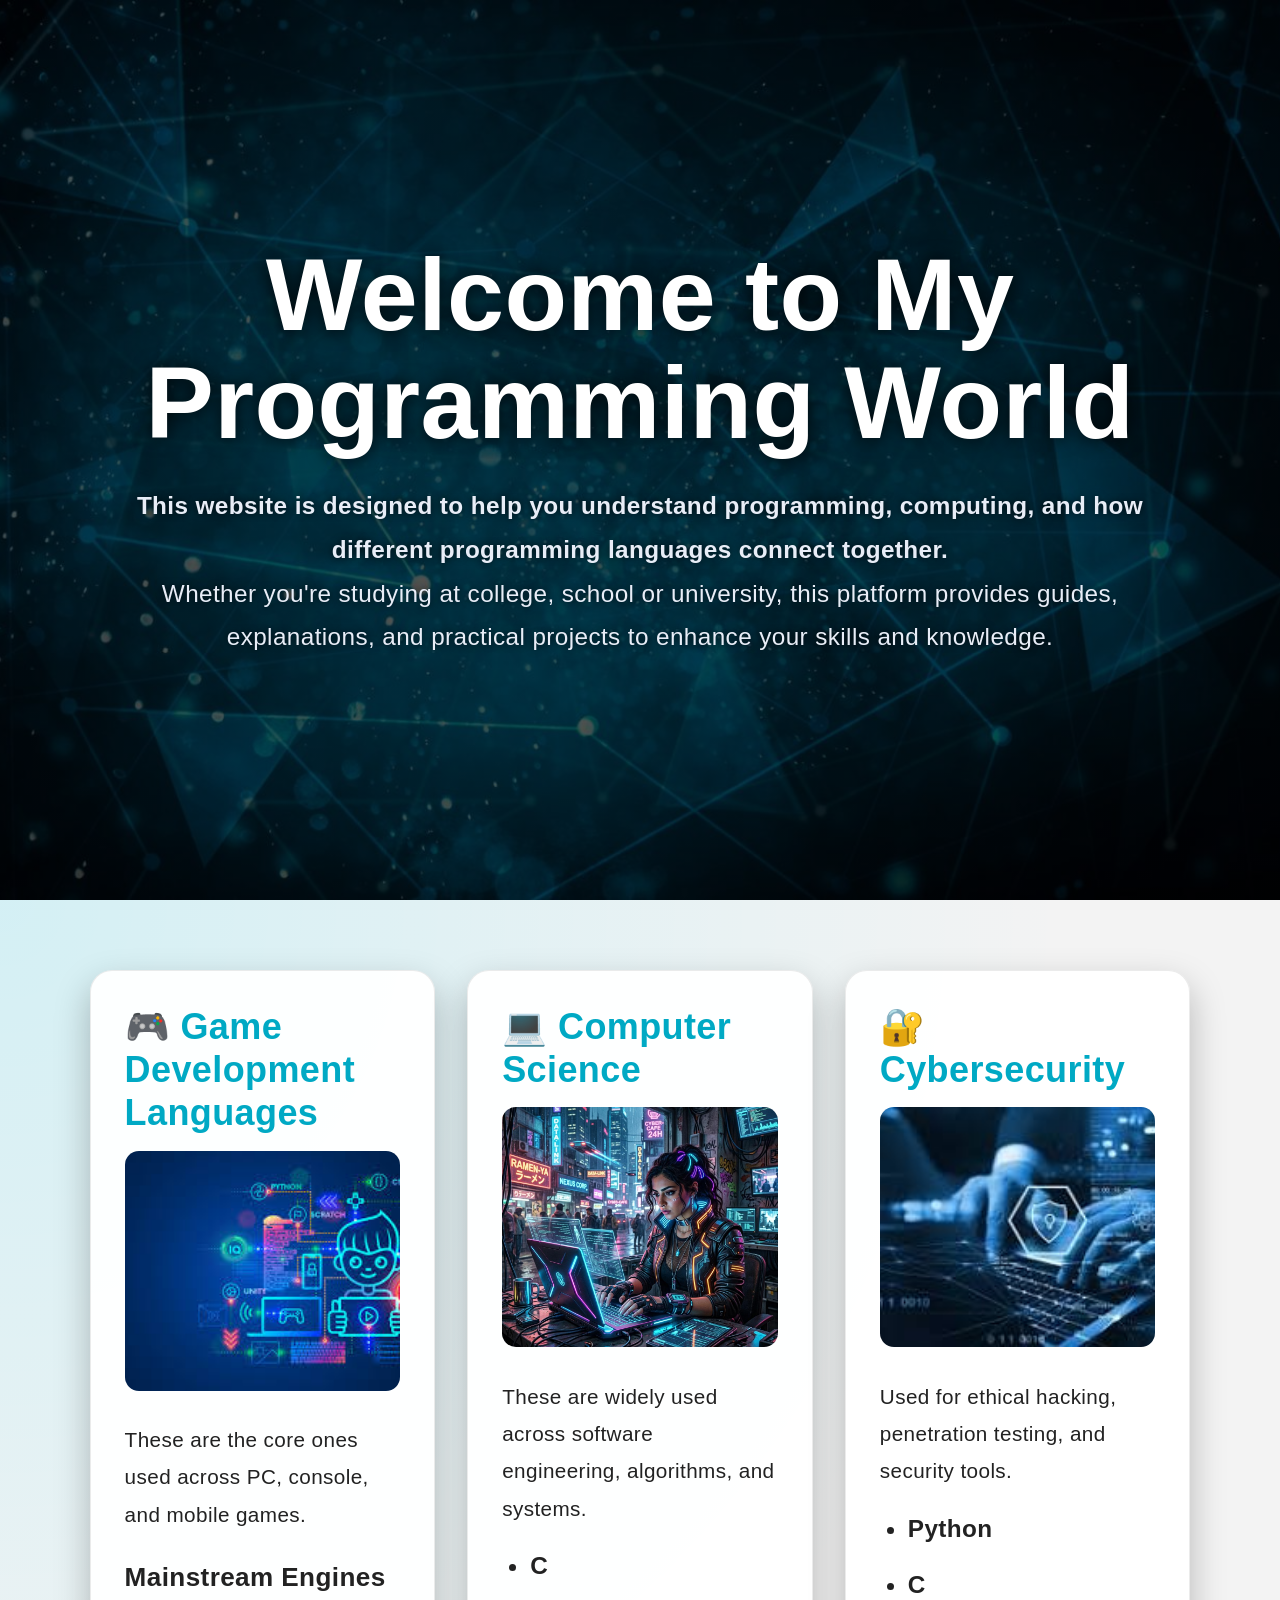
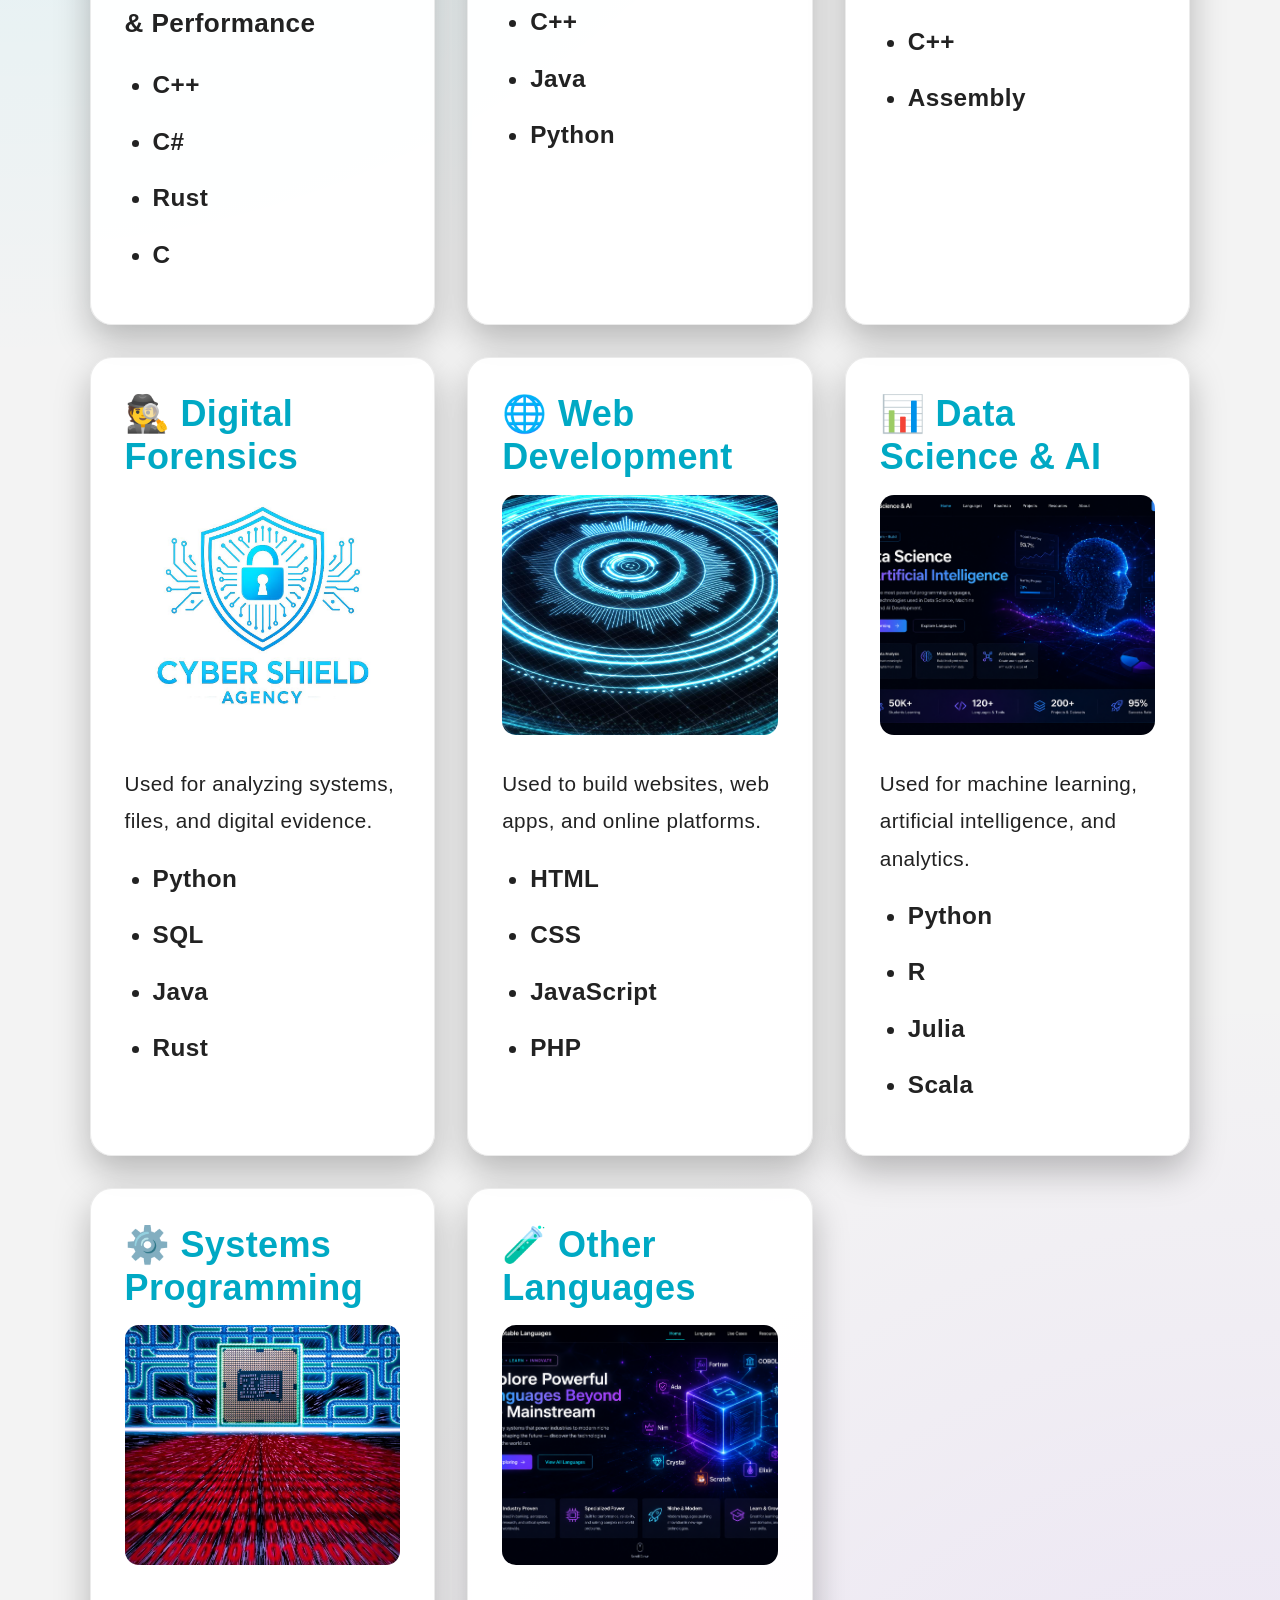
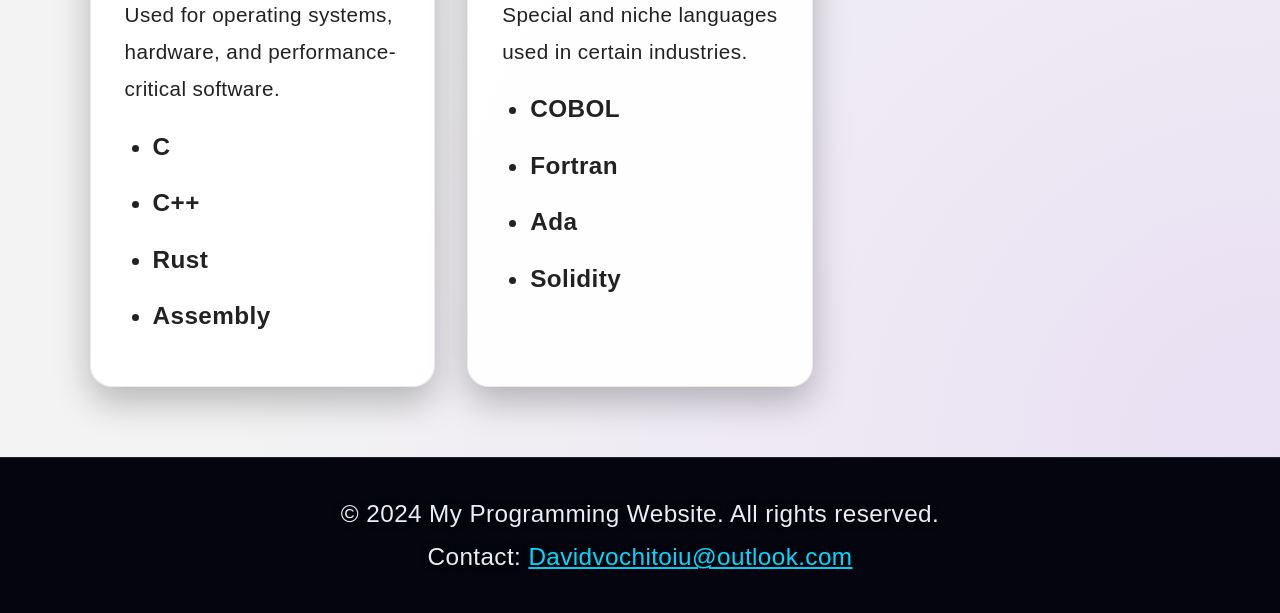
<file: index.html>
<!DOCTYPE html>
<html lang="en">
<head>
    <meta charset="UTF-8">  
    <meta name="viewport" content="width=device-width, initial-scale=1.0">
    <link rel="stylesheet" href="CSS/style.css">
    <title>Programming Website</title>
</head>

<body>

<section class="header">
    <div class="title">
        <h1>Welcome to My Programming World</h1>

        <p>
            <strong>
                This website is designed to help you understand programming, computing,
                and how different programming languages connect together.
            </strong>
        </p>

        <p>
            Whether you're studying at college, school or university, this platform
            provides guides, explanations, and practical projects to enhance
            your skills and knowledge.
        </p>
    </div>
</section>

<div class="container">

    <div class="box">
        <a href="Html/gamedev.html" class="box-link">
            <h2>🎮 Game Development Languages</h2>
        </a>
        <img src="Image/gamed.jpg" alt="Game Development">
        <p>These are the core ones used across PC, console, and mobile games.</p>

        <h3>Mainstream Engines & Performance</h3>
        <ul>
            <li>C++</li>
            <li>C#</li>
            <li>Rust</li>
            <li>C</li>
        </ul>
    </div>

    <div class="box">
        <a href="Html/computerscience.html" class="box-link">
            <h2>💻 Computer Science</h2>
        </a>
        <img src="Image/CompSience.jpg" alt="Computer Science">
        <p>These are widely used across software engineering, algorithms, and systems.</p>

        <ul>
            <li>C</li>
            <li>C++</li>
            <li>Java</li>
            <li>Python</li>
        </ul>
    </div>

    <div class="box">
        <a href="Html/cybersecurity.html" class="box-link">
            <h2>🔐 Cybersecurity</h2>
        </a>
        <img src="Image/CyberS.jpg" alt="Cybersecurity">
        <p>Used for ethical hacking, penetration testing, and security tools.</p>

        <ul>
            <li>Python</li>
            <li>C</li>
            <li>C++</li>
            <li>Assembly</li>
        </ul>
    </div>

    <div class="box">
        <a href="Html/digitalforensics.html" class="box-link">
            <h2>🕵️ Digital Forensics</h2>
        </a>
        <img src="Image/DigitalF.jpg" alt="Digital Forensics">
        <p>Used for analyzing systems, files, and digital evidence.</p>

        <ul>
            <li>Python</li>
            <li>SQL</li>
            <li>Java</li>
            <li>Rust</li>
        </ul>
    </div>

    <div class="box">
        <a href="Html/webdevelopment.html" class="box-link">
            <h2>🌐 Web Development</h2>
        </a>
        <img src="Image/webS.jpg" alt="Web Development">
        <p>Used to build websites, web apps, and online platforms.</p>

        <ul>
            <li>HTML</li>
            <li>CSS</li>
            <li>JavaScript</li>
            <li>PHP</li>
        </ul>
    </div>

    <div class="box">
        <a href="Html/datascience.html" class="box-link">
            <h2>📊 Data Science & AI</h2>
        </a>
        <img src="Image/DataAI.png" alt="Data Science">
        <p>Used for machine learning, artificial intelligence, and analytics.</p>

        <ul>
            <li>Python</li>
            <li>R</li>
            <li>Julia</li>
            <li>Scala</li>
        </ul>
    </div>

    <div class="box">
        <a href="Html/systemsprogramming.html" class="box-link">
            <h2>⚙️ Systems Programming</h2>
        </a>
        <img src="Image/systembackground.jpg" alt="Systems Programming">
        <p>Used for operating systems, hardware, and performance-critical software.</p>

        <ul>
            <li>C</li>
            <li>C++</li>
            <li>Rust</li>
            <li>Assembly</li>
        </ul>
    </div>
    <div class="box">
        <a href="Html/otherlanguages.html" class="box-link">
            <h2>🧪 Other Languages</h2>
        </a>
        <img src="Image/otherlanguages.png" alt="Other Languages">
        <p>Special and niche languages used in certain industries.</p>

        <ul>
            <li>COBOL</li>
            <li>Fortran</li>
            <li>Ada</li>
            <li>Solidity</li>
        </ul>
    </div>

</div>

<footer class="footer">
    <p>&copy; 2024 My Programming Website. All rights reserved.</p>
    <p>Contact: <a href="mailto:Davidvochitoiu@outlook.com">Davidvochitoiu@outlook.com</a></p>
</footer>

</body>
</html>
</file>
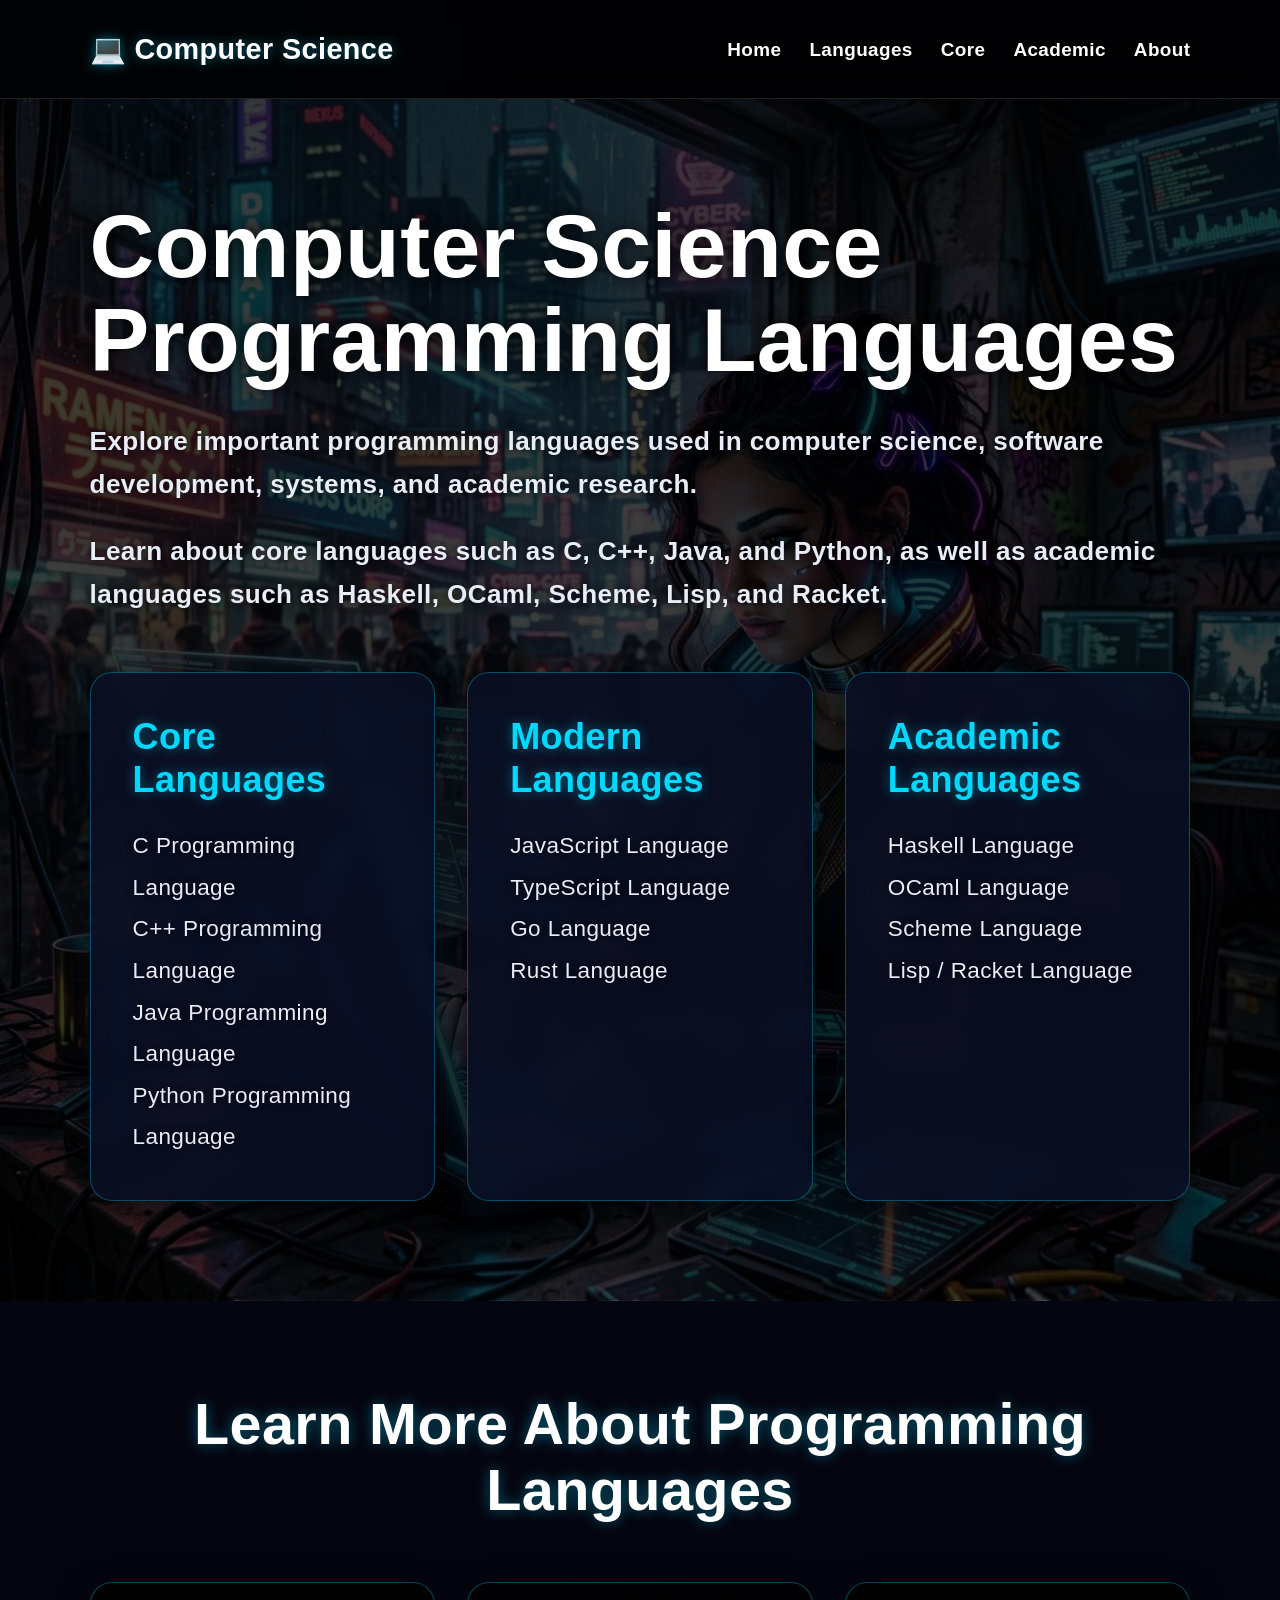
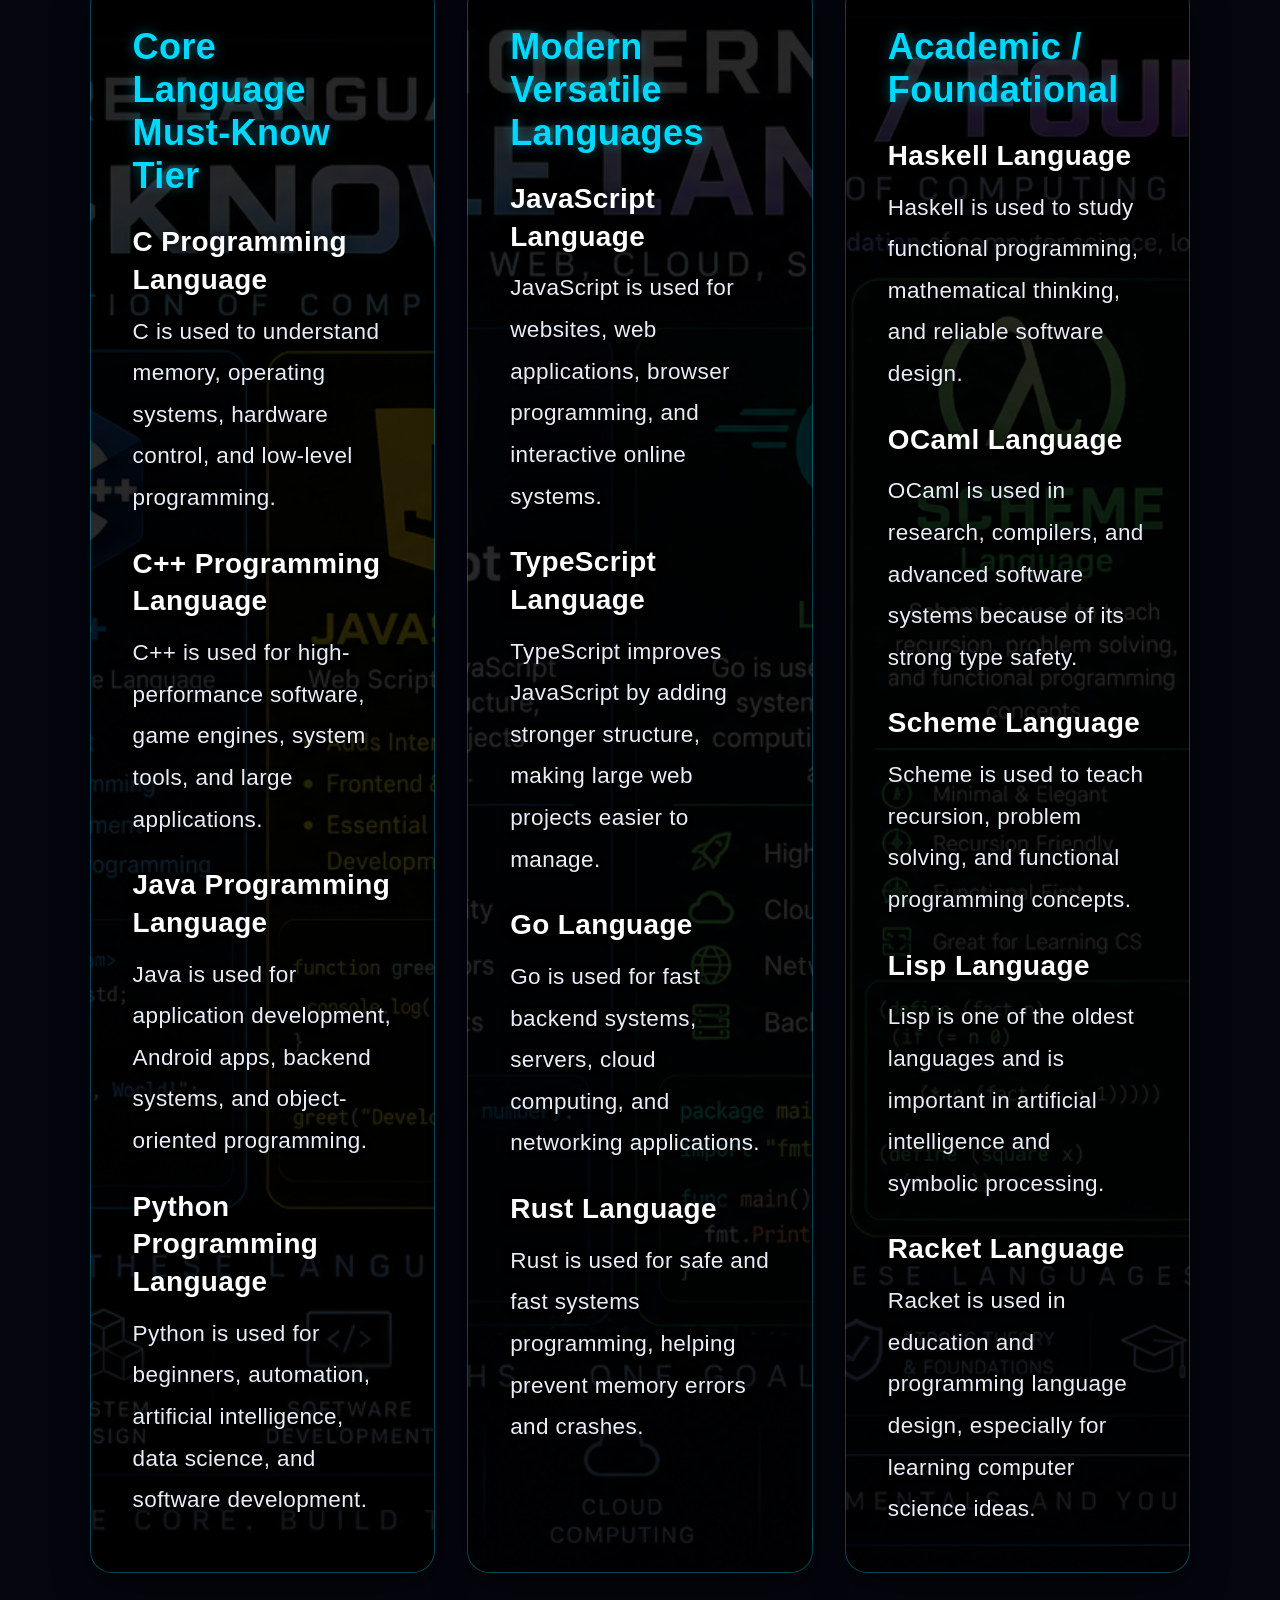
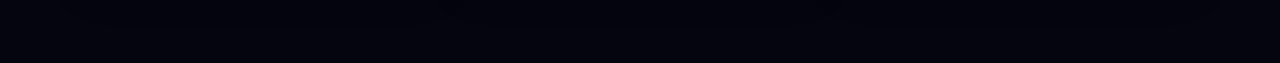
<file: Html/computerscience.html>
<!DOCTYPE html>
<html lang="en">
<head>
    <meta charset="UTF-8">
    <meta name="viewport" content="width=device-width, initial-scale=1.0">
    <link rel="stylesheet" href="../CSS/ComputerSC.css">
    <title>Computer Science Programming Languages</title>
</head>

<body>

<nav class="navbar">
    <div class="logo">💻 Computer Science</div>

    <ul class="nav-links">
        <li><a href="../index.html">Home</a></li>
        <li><a href="#languages">Languages</a></li>
        <li><a href="#core">Core</a></li>
        <li><a href="#academic">Academic</a></li>
        <li><a href="#">About</a></li>
    </ul>
</nav>

<section class="header">
    <div class="title">

        <h1>Computer Science Programming Languages</h1>

        <h2>
            Explore important programming languages used in computer science,
            software development, systems, and academic research.
        </h2>

        <h2>
            Learn about core languages such as C, C++, Java, and Python,
            as well as academic languages such as Haskell, OCaml, Scheme,
            Lisp, and Racket.
        </h2>

        <div class="box-container">

            <div class="box">
                <h3>Core Languages</h3>
                <p>C Programming Language</p>
                <p>C++ Programming Language</p>
                <p>Java Programming Language</p>
                <p>Python Programming Language</p>
            </div>

            <div class="box">
                <h3>Modern Languages</h3>
                <p>JavaScript Language</p>
                <p>TypeScript Language</p>
                <p>Go Language</p>
                <p>Rust Language</p>
            </div>

            <div class="box">
                <h3>Academic Languages</h3>
                <p>Haskell Language</p>
                <p>OCaml Language</p>
                <p>Scheme Language</p>
                <p>Lisp / Racket Language</p>
            </div>

        </div>
    </div>
</section>

<section class="learning-section" id="languages">

    <h2 class="section-title">Learn More About Programming Languages</h2>

    <div class="box-container1">

        <div class="Core_language">
            <h3>Core Language Must-Know Tier</h3>

            <h4>C Programming Language</h4>
            <p>C is used to understand memory, operating systems, hardware control, and low-level programming.</p>

            <h4>C++ Programming Language</h4>
            <p>C++ is used for high-performance software, game engines, system tools, and large applications.</p>

            <h4>Java Programming Language</h4>
            <p>Java is used for application development, Android apps, backend systems, and object-oriented programming.</p>

            <h4>Python Programming Language</h4>
            <p>Python is used for beginners, automation, artificial intelligence, data science, and software development.</p>
        </div>

        <div class="modern-box">
            <h3>Modern Versatile Languages</h3>

            <h4>JavaScript Language</h4>
            <p>JavaScript is used for websites, web applications, browser programming, and interactive online systems.</p>

            <h4>TypeScript Language</h4>
            <p>TypeScript improves JavaScript by adding stronger structure, making large web projects easier to manage.</p>

            <h4>Go Language</h4>
            <p>Go is used for fast backend systems, servers, cloud computing, and networking applications.</p>

            <h4>Rust Language</h4>
            <p>Rust is used for safe and fast systems programming, helping prevent memory errors and crashes.</p>
        </div>

        <div class="academic-box">
            <h3>Academic / Foundational</h3>

            <h4>Haskell Language</h4>
            <p>Haskell is used to study functional programming, mathematical thinking, and reliable software design.</p>

            <h4>OCaml Language</h4>
            <p>OCaml is used in research, compilers, and advanced software systems because of its strong type safety.</p>

            <h4>Scheme Language</h4>
            <p>Scheme is used to teach recursion, problem solving, and functional programming concepts.</p>

            <h4>Lisp Language</h4>
            <p>Lisp is one of the oldest languages and is important in artificial intelligence and symbolic processing.</p>

            <h4>Racket Language</h4>
            <p>Racket is used in education and programming language design, especially for learning computer science ideas.</p>
        </div>

    </div>

</section>

</body>
</html>
</file>
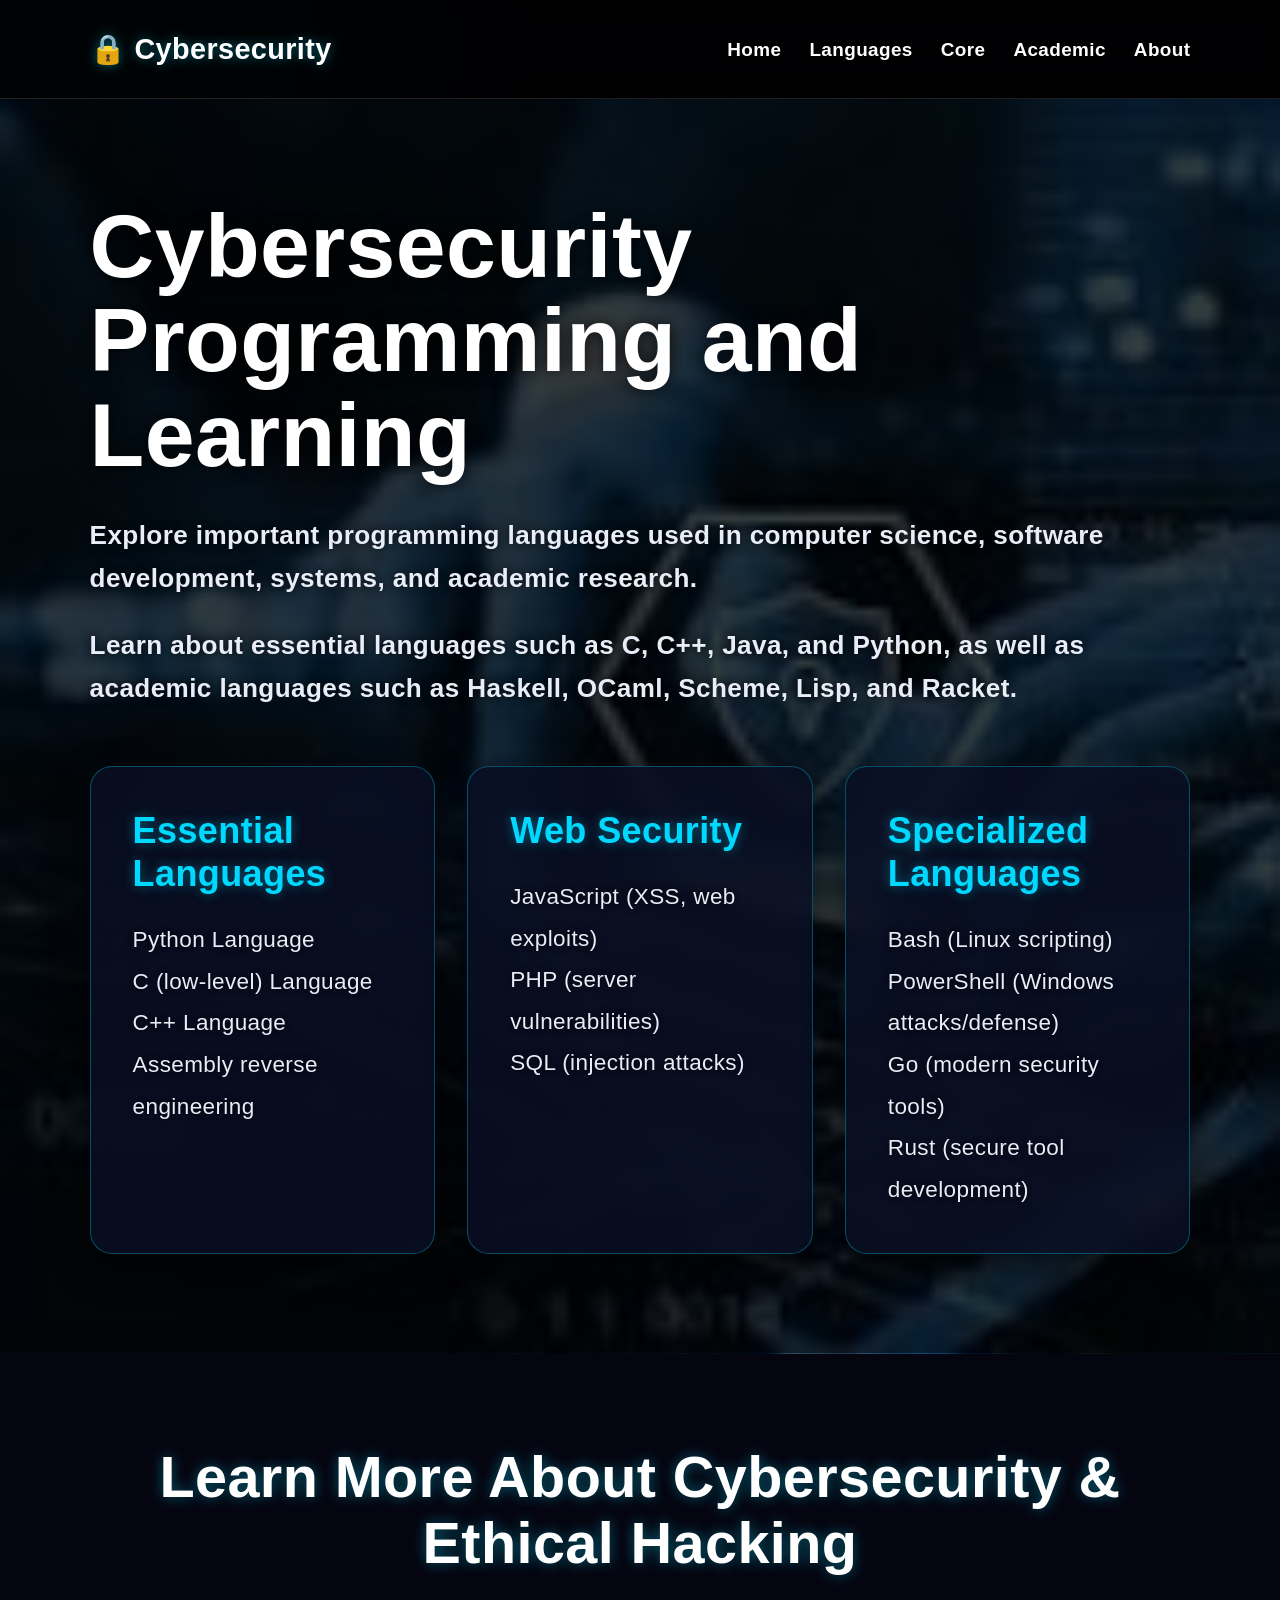
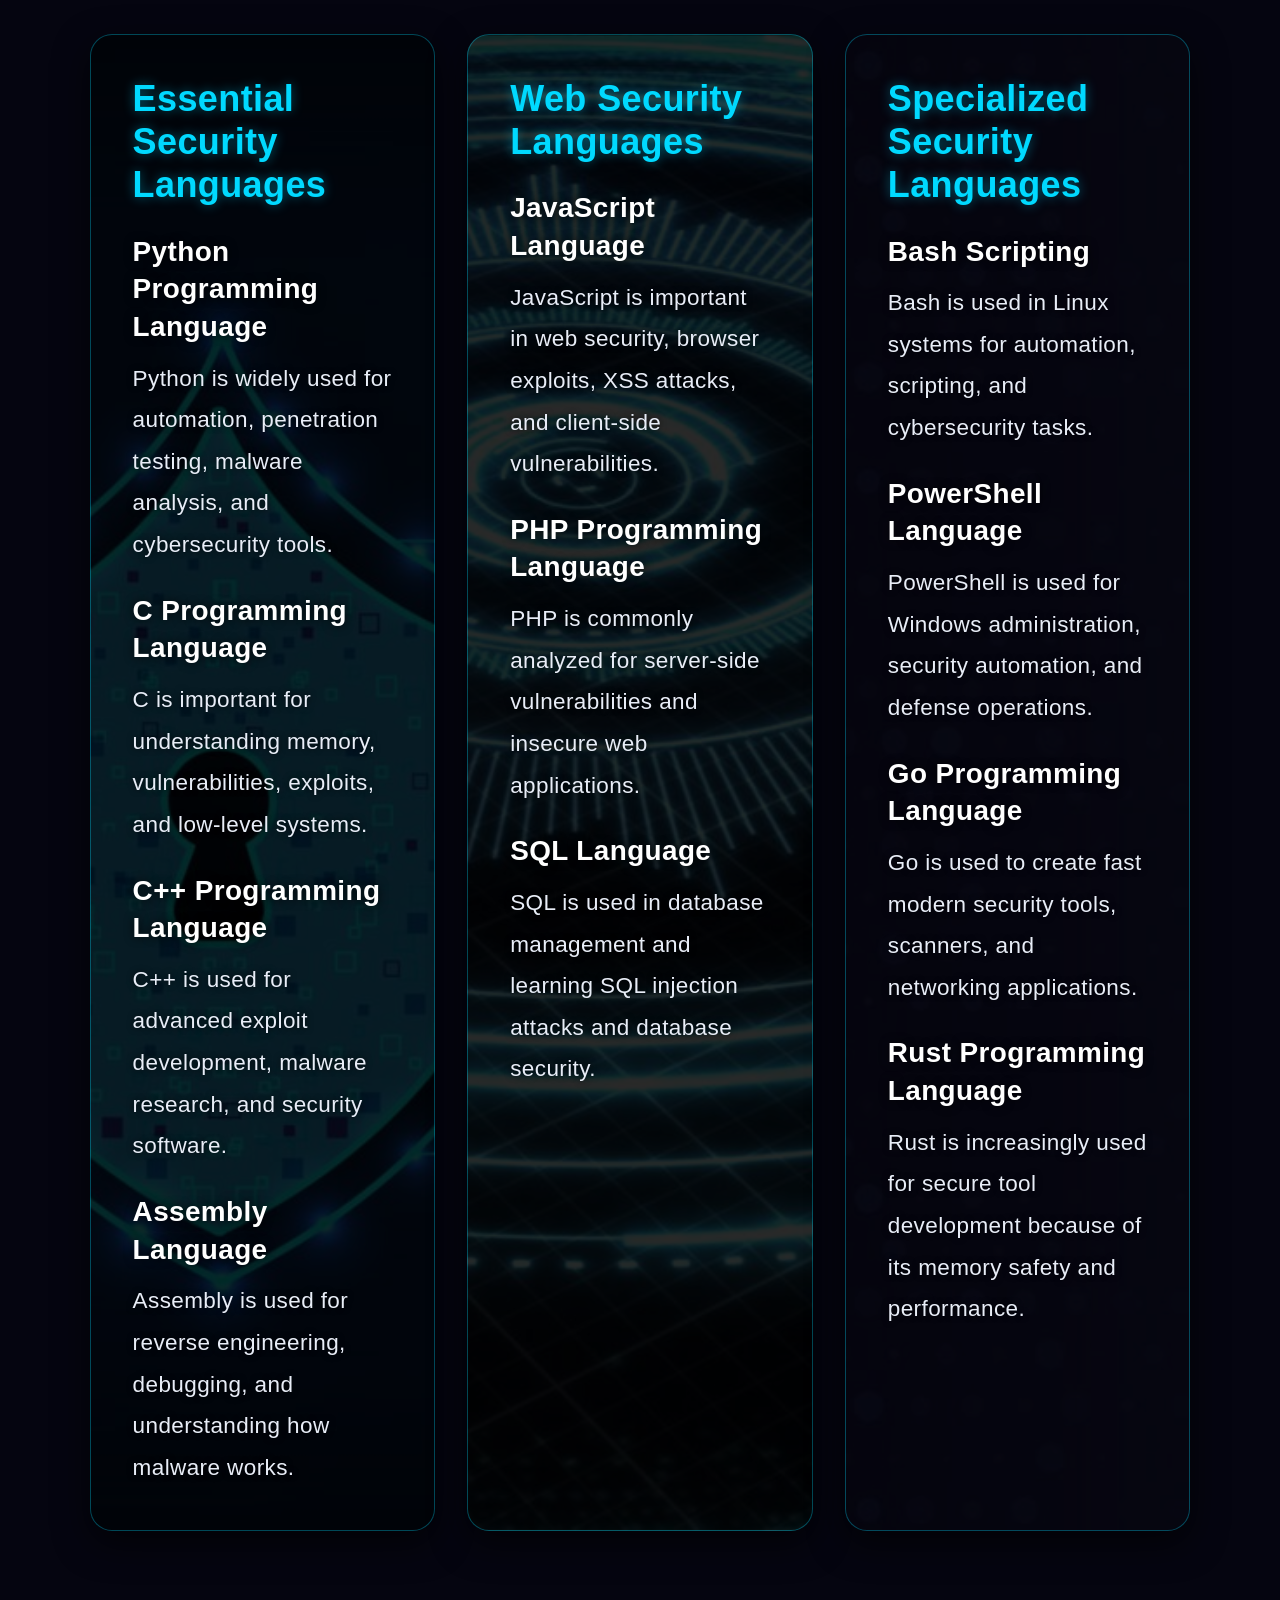
<file: Html/cybersecurity.html>
<!DOCTYPE html>
<html lang="en">
<head>
    <meta charset="UTF-8">
    <meta name="viewport" content="width=device-width, initial-scale=1.0">
    <link rel="stylesheet" href="../CSS/Cyber.css">
    <title>Cybersecurity Programming and Learning</title>
</head>

<body>

<nav class="navbar">
    <div class="logo">🔒 Cybersecurity</div>

    <ul class="nav-links">
        <li><a href="../index.html">Home</a></li>
        <li><a href="#languages">Languages</a></li>
        <li><a href="#core">Core</a></li>
        <li><a href="#academic">Academic</a></li>
        <li><a href="#">About</a></li>
    </ul>
</nav>

<section class="header">
    <div class="title">

        <h1>Cybersecurity Programming and Learning</h1>

        <h2>
            Explore important programming languages used in computer science,
            software development, systems, and academic research.
        </h2>

        <h2>
            Learn about essential languages such as C, C++, Java, and Python,
            as well as academic languages such as Haskell, OCaml, Scheme,
            Lisp, and Racket.
        </h2>

        <div class="box-container">

            <div class="box">
                <h3>Essential Languages</h3>
                <p>Python Language</p>
                <p>C (low-level) Language</p>
                <p>C++ Language</p>
                <p>Assembly reverse engineering</p>
            </div>

            <div class="box">
                <h3>Web Security</h3>
                <p>JavaScript (XSS, web exploits)</p>
                <p>PHP (server vulnerabilities)</p>
                <p>SQL (injection attacks)</p>
            </div>

            <div class="box">
                <h3>Specialized Languages</h3>
                <p>Bash (Linux scripting)</p>
                <p>PowerShell (Windows attacks/defense)</p>
                <p>Go (modern security tools)</p>
                <p>Rust (secure tool development)</p>
            </div>

        </div>
    </div>
</section>

<section class="learning-section" id="languages">

    <h2 class="section-title">
        Learn More About Cybersecurity & Ethical Hacking
    </h2>

    <div class="box-container1">

        <!-- ESSENTIAL -->
        <div class="essential-box">

            <h3>Essential Security Languages</h3>

            <h4>Python Programming Language</h4>
            <p>
                Python is widely used for automation,
                penetration testing, malware analysis,
                and cybersecurity tools.
            </p>

            <h4>C Programming Language</h4>
            <p>
                C is important for understanding memory,
                vulnerabilities, exploits, and low-level systems.
            </p>

            <h4>C++ Programming Language</h4>
            <p>
                C++ is used for advanced exploit development,
                malware research, and security software.
            </p>

            <h4>Assembly Language</h4>
            <p>
                Assembly is used for reverse engineering,
                debugging, and understanding how malware works.
            </p>

        </div>

        <!-- WEB SECURITY -->
        <div class="websecurity-box">

            <h3>Web Security Languages</h3>

            <h4>JavaScript Language</h4>
            <p>
                JavaScript is important in web security,
                browser exploits, XSS attacks,
                and client-side vulnerabilities.
            </p>

            <h4>PHP Programming Language</h4>
            <p>
                PHP is commonly analyzed for server-side
                vulnerabilities and insecure web applications.
            </p>

            <h4>SQL Language</h4>
            <p>
                SQL is used in database management
                and learning SQL injection attacks
                and database security.
            </p>

        </div>

        <!-- SPECIALIZED -->
        <div class="specialized-box">

            <h3>Specialized Security Languages</h3>

            <h4>Bash Scripting</h4>
            <p>
                Bash is used in Linux systems for automation,
                scripting, and cybersecurity tasks.
            </p>

            <h4>PowerShell Language</h4>
            <p>
                PowerShell is used for Windows administration,
                security automation, and defense operations.
            </p>

            <h4>Go Programming Language</h4>
            <p>
                Go is used to create fast modern security tools,
                scanners, and networking applications.
            </p>

            <h4>Rust Programming Language</h4>
            <p>
                Rust is increasingly used for secure tool development
                because of its memory safety and performance.
            </p>

        </div>

    </div>

</section>

</body>
</html>
</file>
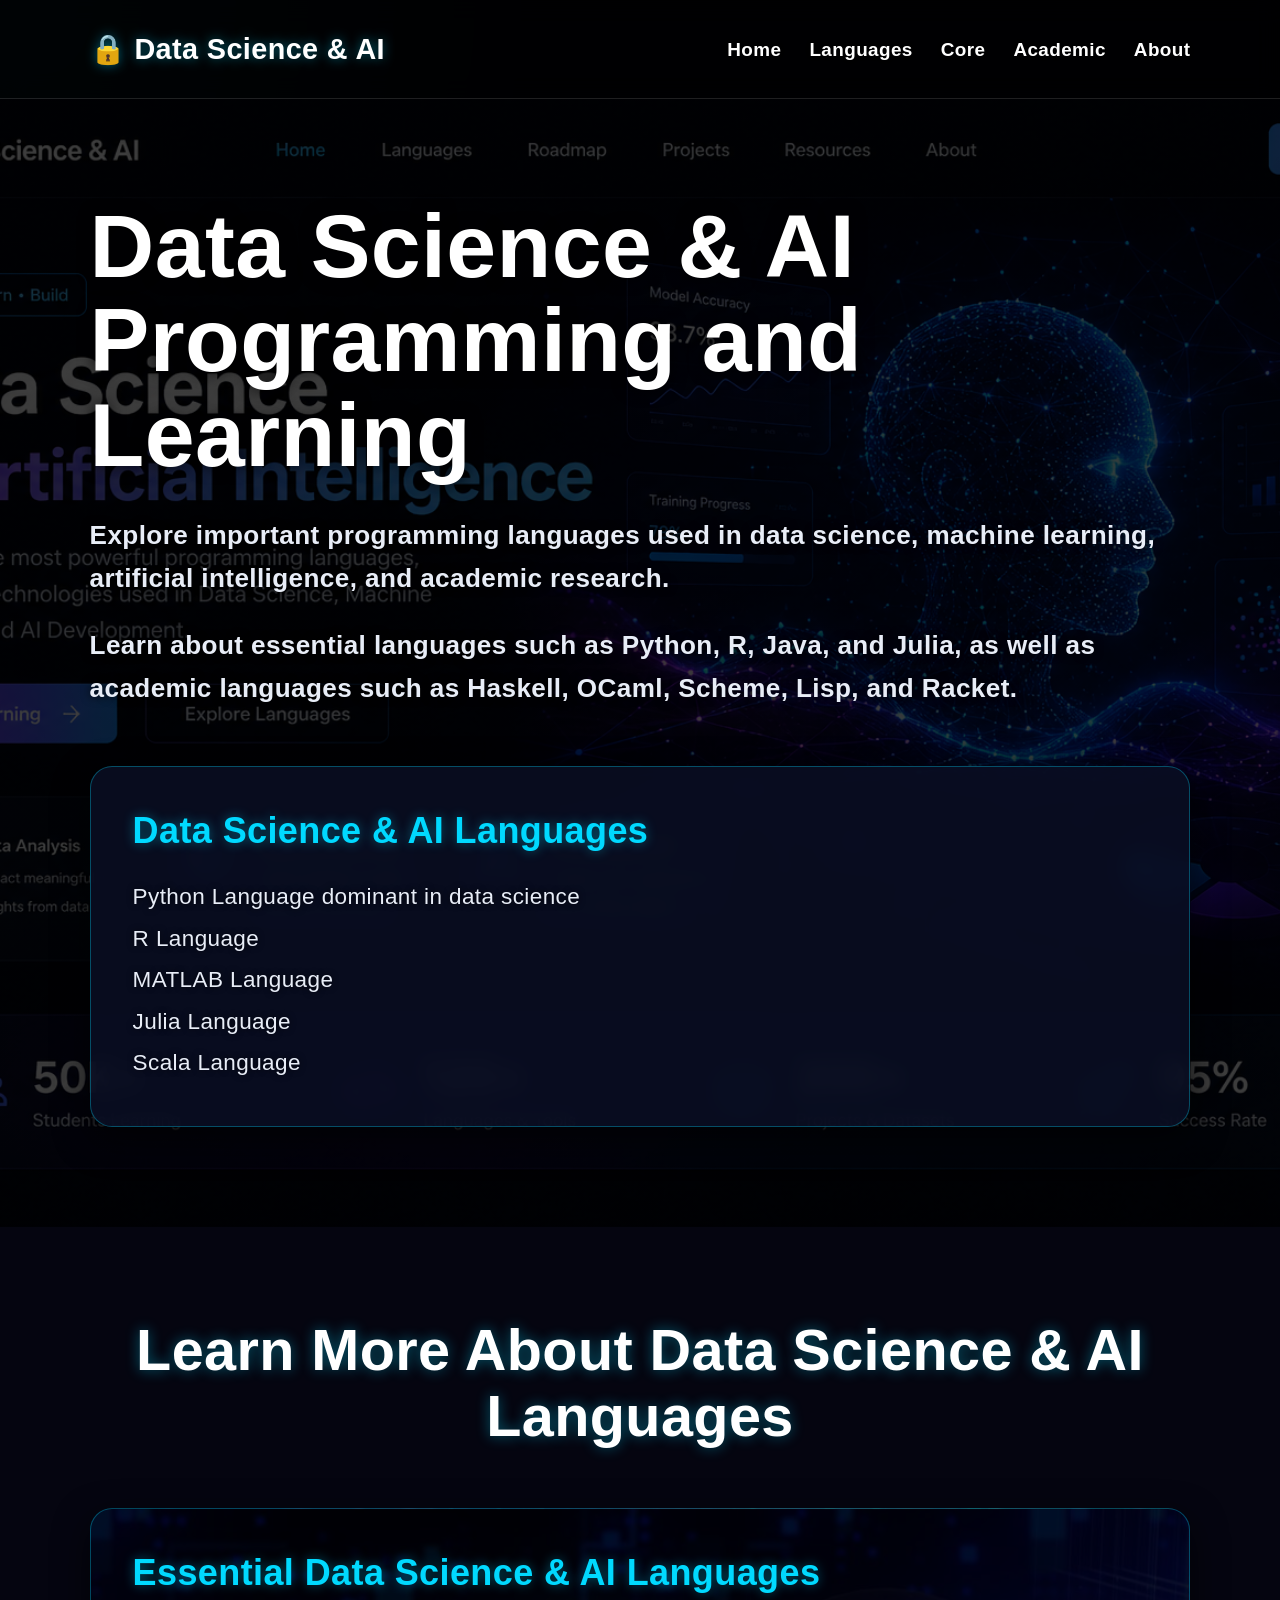
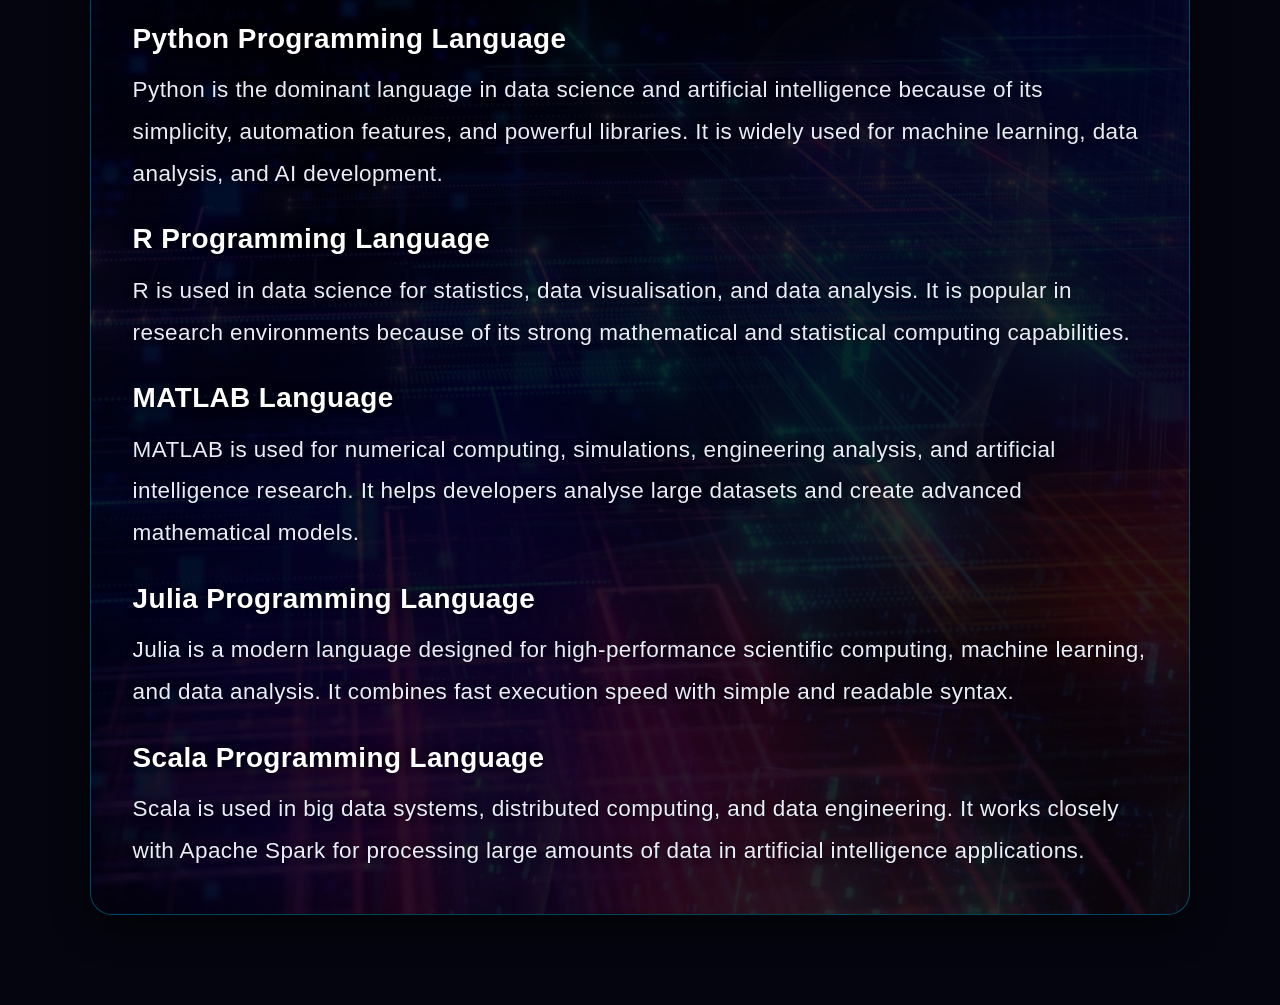
<file: Html/datascience.html>
<!DOCTYPE html>
<html lang="en">
<head>
    <meta charset="UTF-8">
    <meta name="viewport" content="width=device-width, initial-scale=1.0">
    <link rel="stylesheet" href="../CSS/DataScience.css">
    <title>Data Science & AI Programming and Learning</title>
</head>

<body>

<nav class="navbar">
    <div class="logo">🔒 Data Science & AI</div>

    <ul class="nav-links">
        <li><a href="../index.html">Home</a></li>
        <li><a href="#languages">Languages</a></li>
        <li><a href="#core">Core</a></li>
        <li><a href="#academic">Academic</a></li>
        <li><a href="#">About</a></li>
    </ul>
</nav>

<section class="header">
    <div class="title">

        <h1>Data Science & AI Programming and Learning</h1>

        <h2>
            Explore important programming languages used in data science,
            machine learning, artificial intelligence, and academic research.
        </h2>

        <h2>
            Learn about essential languages such as Python, R, Java, and Julia,
            as well as academic languages such as Haskell, OCaml, Scheme,
            Lisp, and Racket.
        </h2>

        <div class="box-container">

            <div class="box">
                <h3>Data Science & AI Languages</h3>
                <p>Python Language dominant in data science</p>
                <p>R Language</p>
                <p>MATLAB Language</p>
                <p>Julia Language</p>
                <p>Scala Language</p>
            </div>
        </div>
    </div>
</section>

<section class="learning-section" id="languages">

    <h2 class="section-title">
        Learn More About Data Science & AI Languages
    </h2>

    <div class="box-container1">

        <div class="essential-box">

            <h3>Essential Data Science & AI Languages</h3>

            <h4>Python Programming Language</h4>
            <p>Python is the dominant language in data science and artificial intelligence because of its simplicity, automation features, and powerful libraries. It is widely used for machine learning, data analysis, and AI development.</p>

            <h4>R Programming Language</h4>
            <p>R is used in data science for statistics, data visualisation, and data analysis. It is popular in research environments because of its strong mathematical and statistical computing capabilities.</p>

            <h4>MATLAB Language</h4>
            <p>MATLAB is used for numerical computing, simulations, engineering analysis, and artificial intelligence research. It helps developers analyse large datasets and create advanced mathematical models.</p>

            <h4>Julia Programming Language</h4>
            <p>Julia is a modern language designed for high-performance scientific computing, machine learning, and data analysis. It combines fast execution speed with simple and readable syntax.</p>

            <h4>Scala Programming Language</h4>
            <p>Scala is used in big data systems, distributed computing, and data engineering. It works closely with Apache Spark for processing large amounts of data in artificial intelligence applications.</p>

        </div>

    </div>

</section>

</body>
</html>
</file>
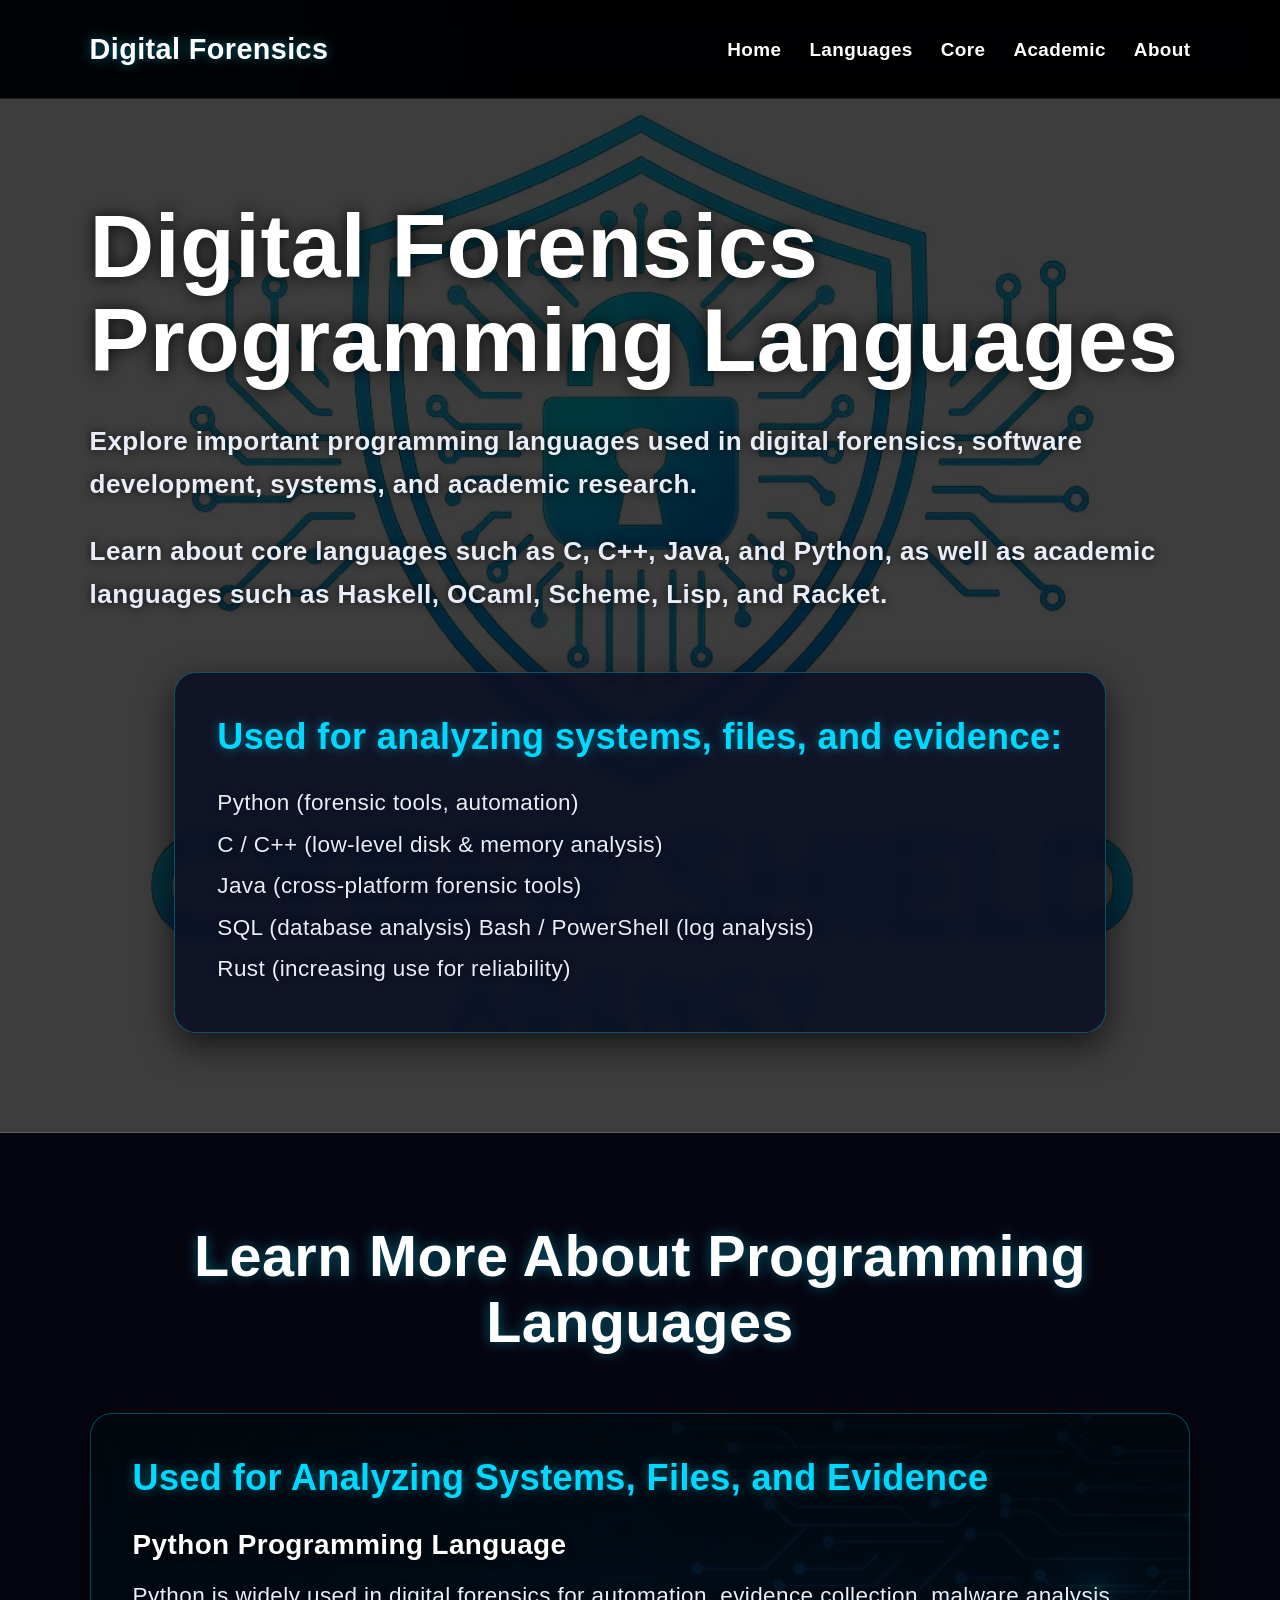
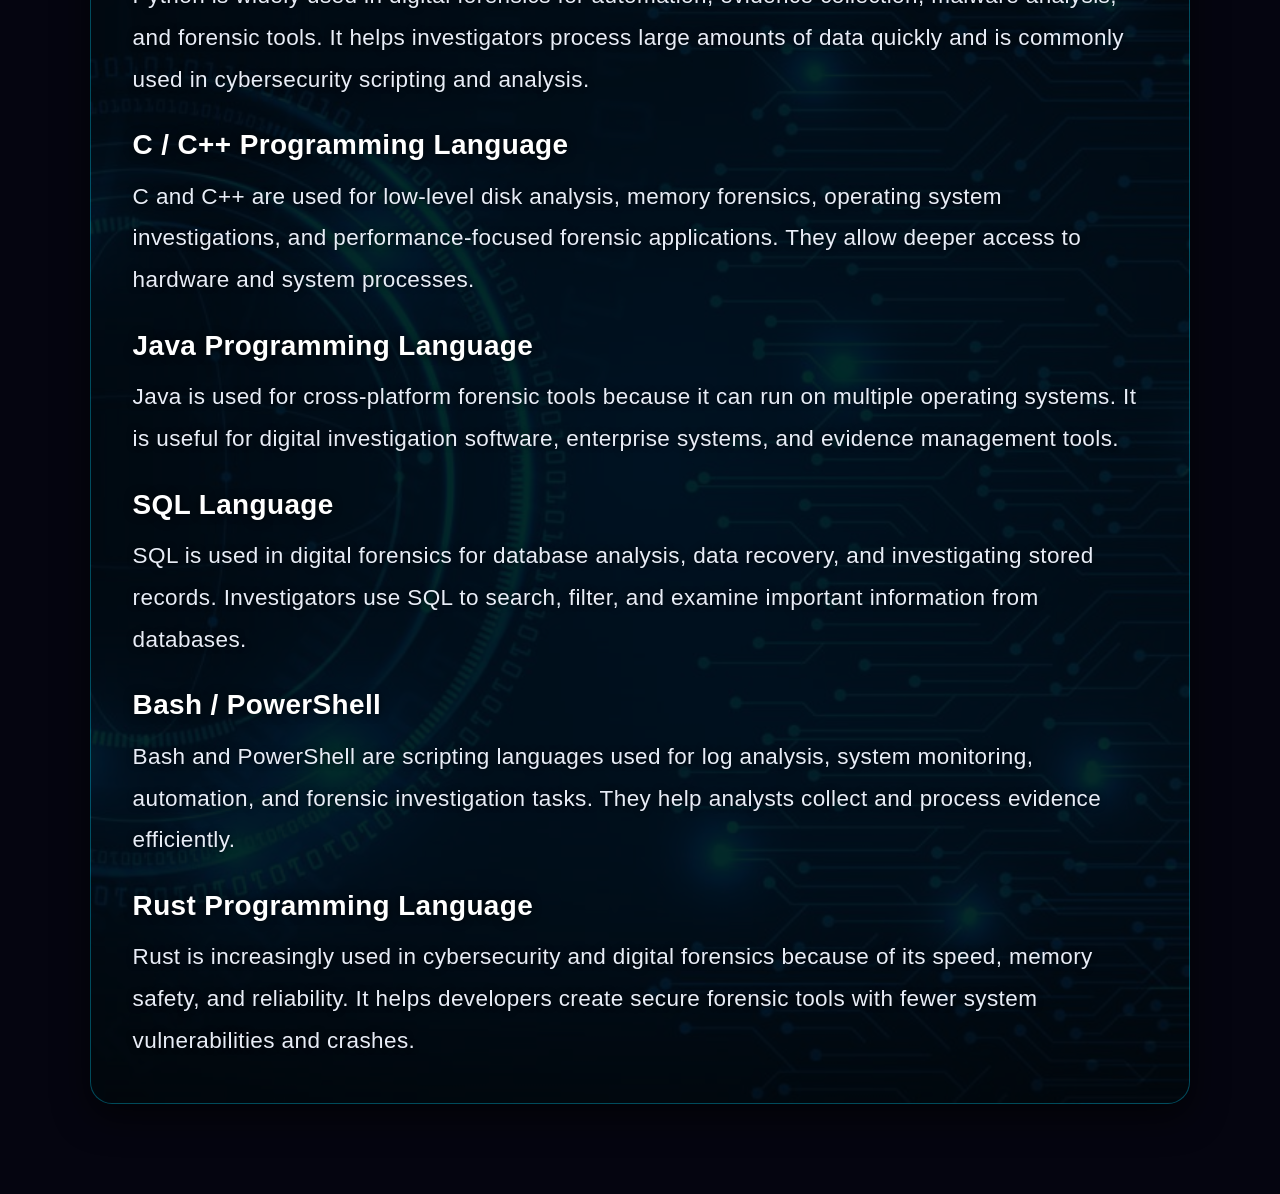
<file: Html/digitalforensics.html>
<!DOCTYPE html>
<html lang="en">
<head>
    <meta charset="UTF-8">
    <meta name="viewport" content="width=device-width, initial-scale=1.0">
    <link rel="stylesheet" href="../CSS/DigitF.css">
    <title>Digital Forensics Programming Languages</title>
</head>

<body>

<nav class="navbar">
    <div class="logo">Digital Forensics</div>

    <ul class="nav-links">
        <li><a href="../index.html">Home</a></li>
        <li><a href="#languages">Languages</a></li>
        <li><a href="#core">Core</a></li>
        <li><a href="#academic">Academic</a></li>
        <li><a href="#">About</a></li>
    </ul>
</nav>

<section class="header">
    <div class="title">

        <h1>Digital Forensics Programming Languages</h1>

        <h2>
            Explore important programming languages used in digital forensics,
            software development, systems, and academic research.
        </h2>

        <h2>
            Learn about core languages such as C, C++, Java, and Python,
            as well as academic languages such as Haskell, OCaml, Scheme,
            Lisp, and Racket.
        </h2>

        <div class="box-container">

            <div class="box">
                <h3>Used for analyzing systems, files, and evidence:</h3>
                <p>Python (forensic tools, automation)</p>
                <p>C / C++ (low-level disk & memory analysis)</p> 
                <p>Java (cross-platform forensic tools)</p>
                <p>SQL (database analysis) Bash / PowerShell (log analysis)</p>
                <p>Rust (increasing use for reliability)</p>
            </div>
        </div>
    </div>
</section>

<section class="learning-section" id="languages">

    <h2 class="section-title">Learn More About Programming Languages</h2>

    <div class="box-container1">

        <div class="Foreensic_language">
           <h3>Used for Analyzing Systems, Files, and Evidence</h3>
           <h4>Python Programming Language</h4>
           <p>Python is widely used in digital forensics for automation,
            evidence collection, malware analysis, and forensic tools.
            It helps investigators process large amounts of data quickly
            and is commonly used in cybersecurity scripting and analysis.</p>
        <h4>C / C++ Programming Language</h4>
        <p>C and C++ are used for low-level disk analysis,
            memory forensics, operating system investigations,
            and performance-focused forensic applications.
            They allow deeper access to hardware and system processes.</p>
        <h4>Java Programming Language</h4>
        <p>
            Java is used for cross-platform forensic tools
            because it can run on multiple operating systems.
            It is useful for digital investigation software,
            enterprise systems, and evidence management tools.
        </p>
        <h4>SQL Language</h4>
        <p>
            SQL is used in digital forensics for database analysis,
            data recovery, and investigating stored records.
            Investigators use SQL to search, filter,
            and examine important information from databases.
        </p>
        <h4>Bash / PowerShell</h4>
        <p>
            Bash and PowerShell are scripting languages
            used for log analysis, system monitoring,
            automation, and forensic investigation tasks.
            They help analysts collect and process evidence efficiently.
        </p>
        <h4>Rust Programming Language</h4>
        <p>
            Rust is increasingly used in cybersecurity
            and digital forensics because of its speed,
            memory safety, and reliability.
            It helps developers create secure forensic tools
            with fewer system vulnerabilities and crashes.
</p>
        </div>

        
</section>

</body>
</html>
</file>
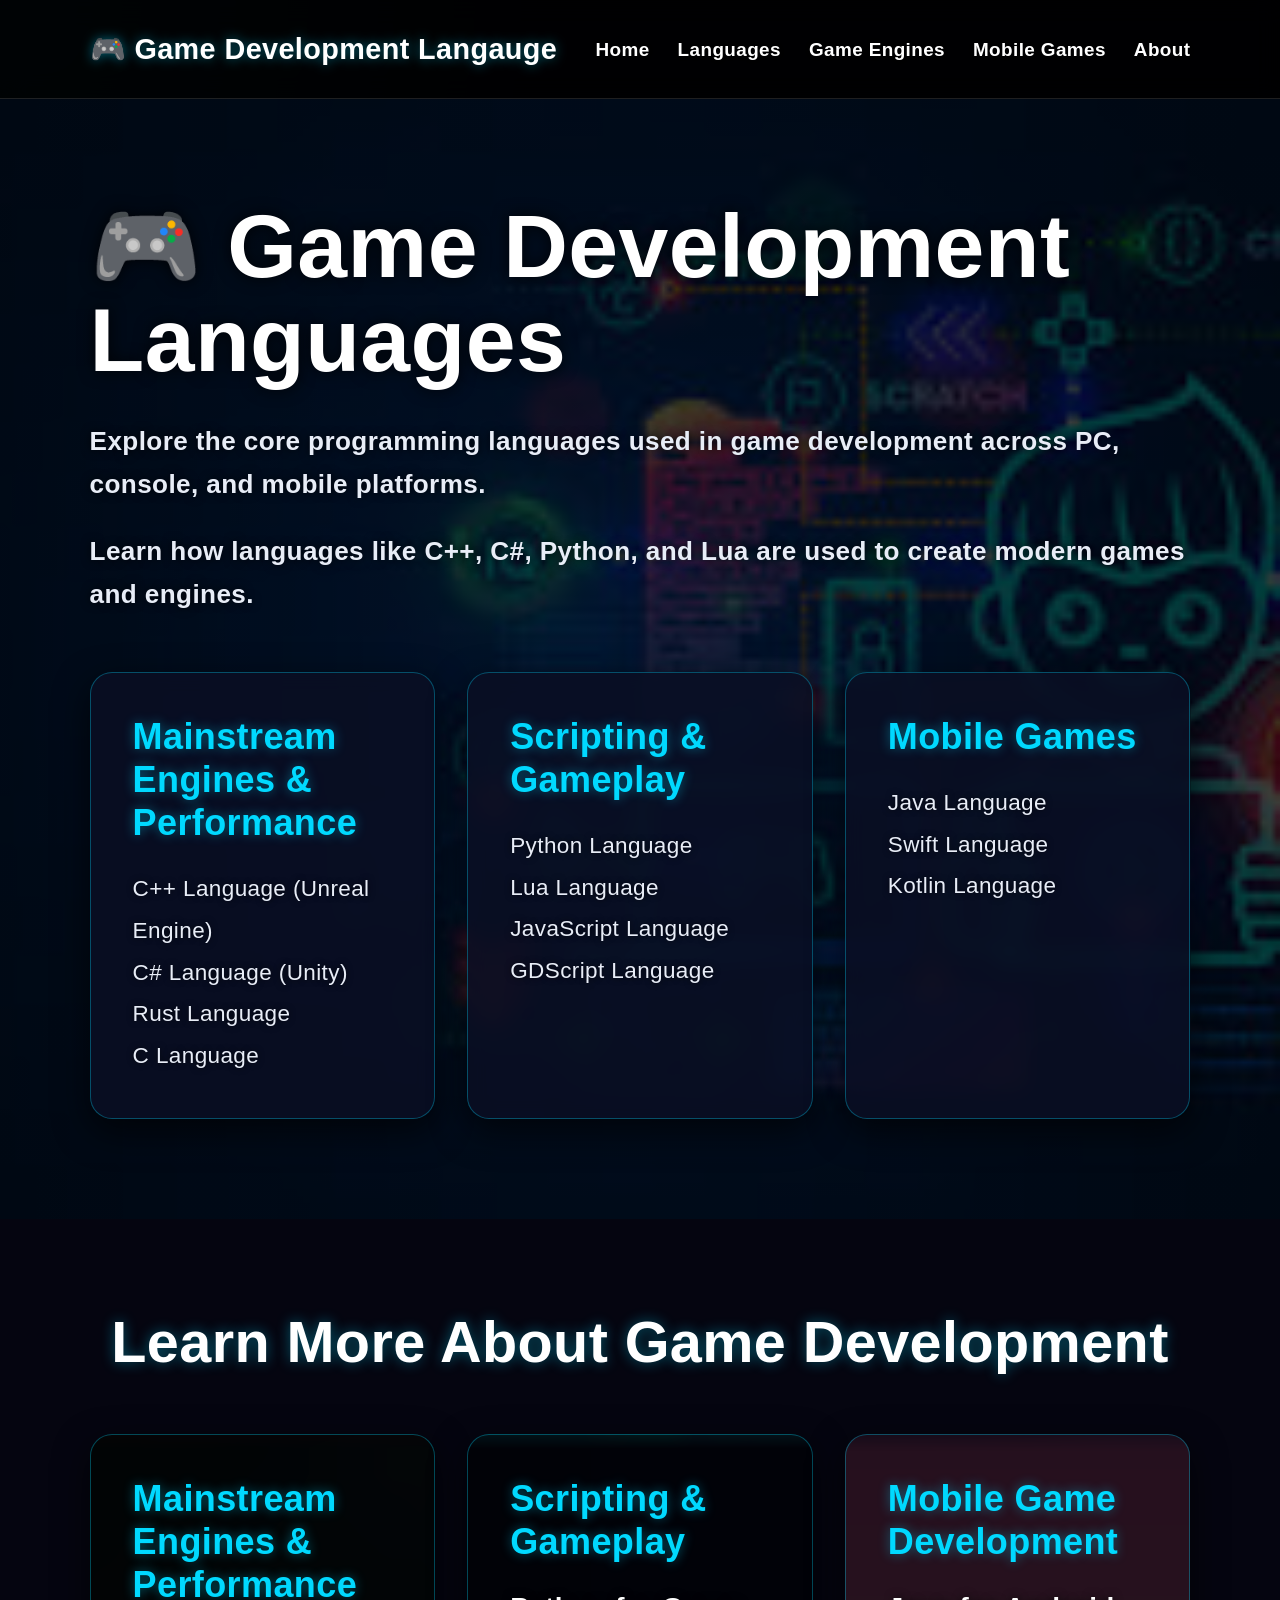
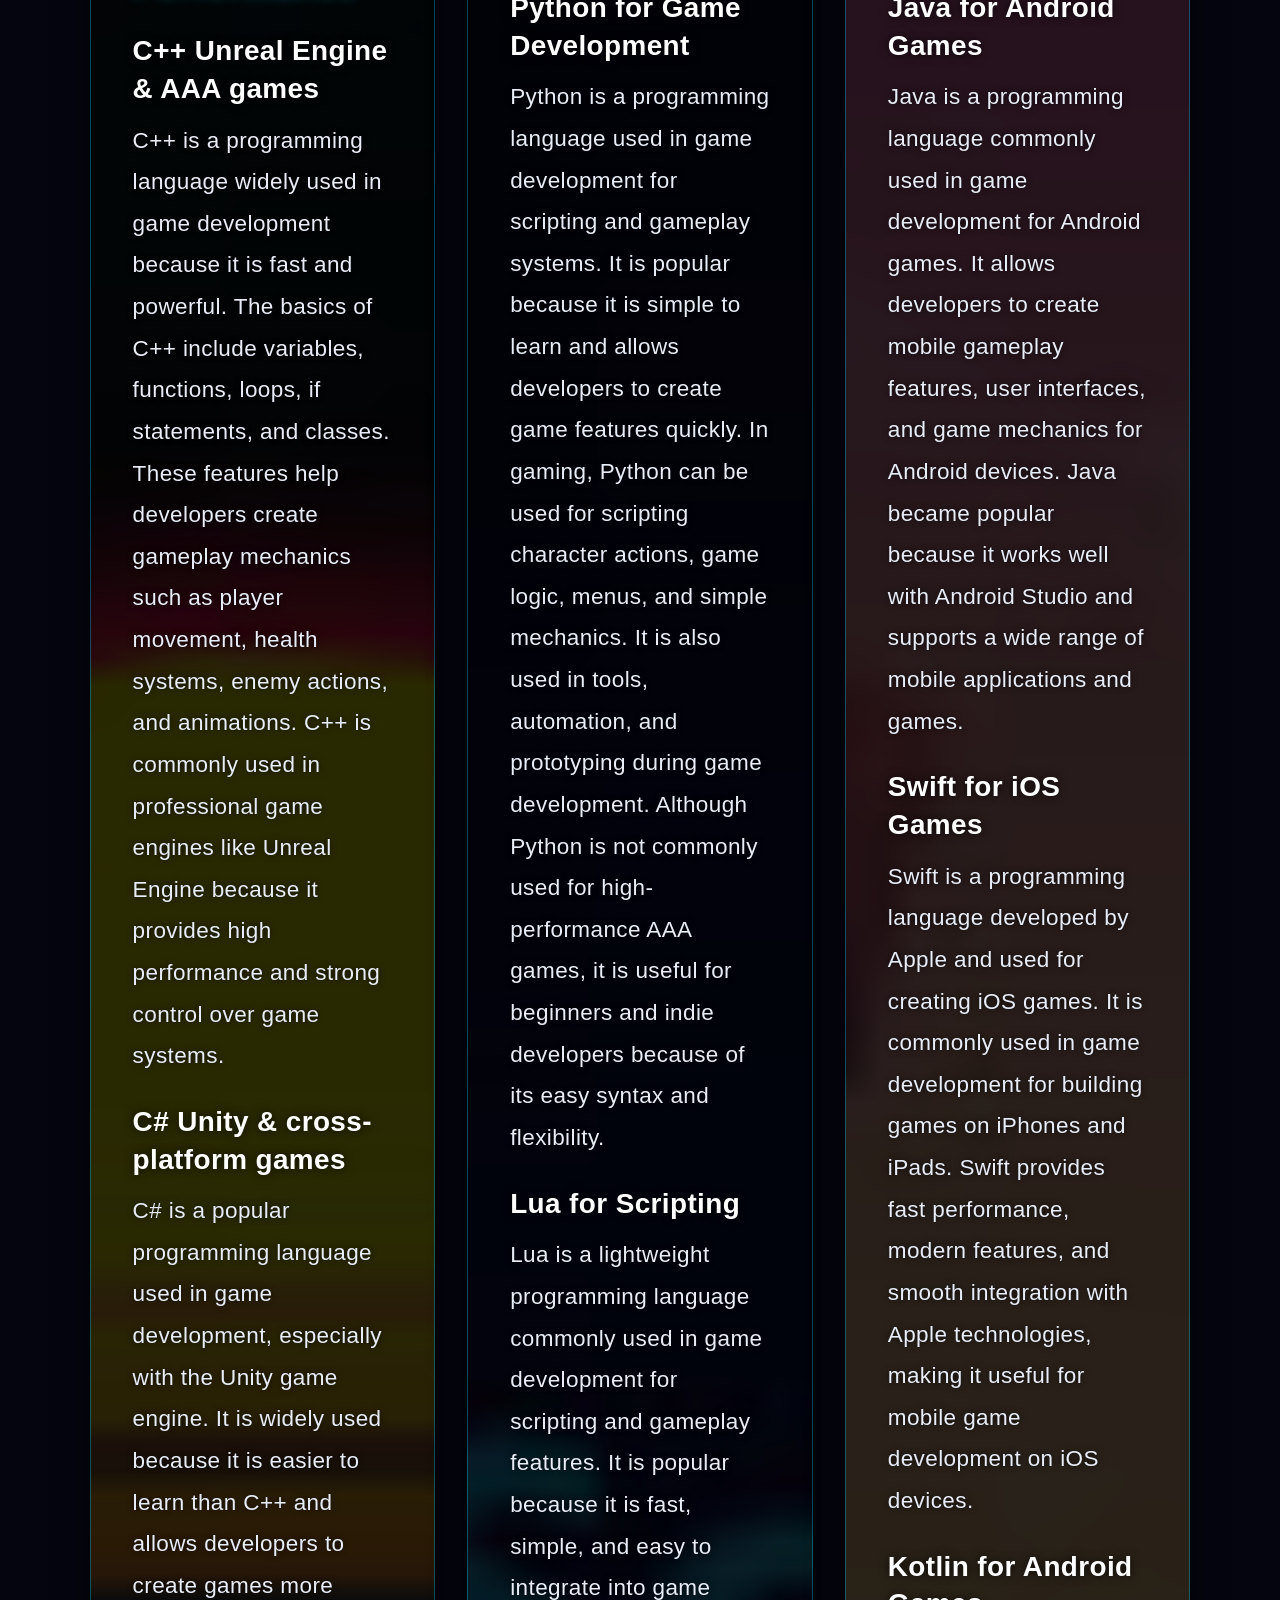
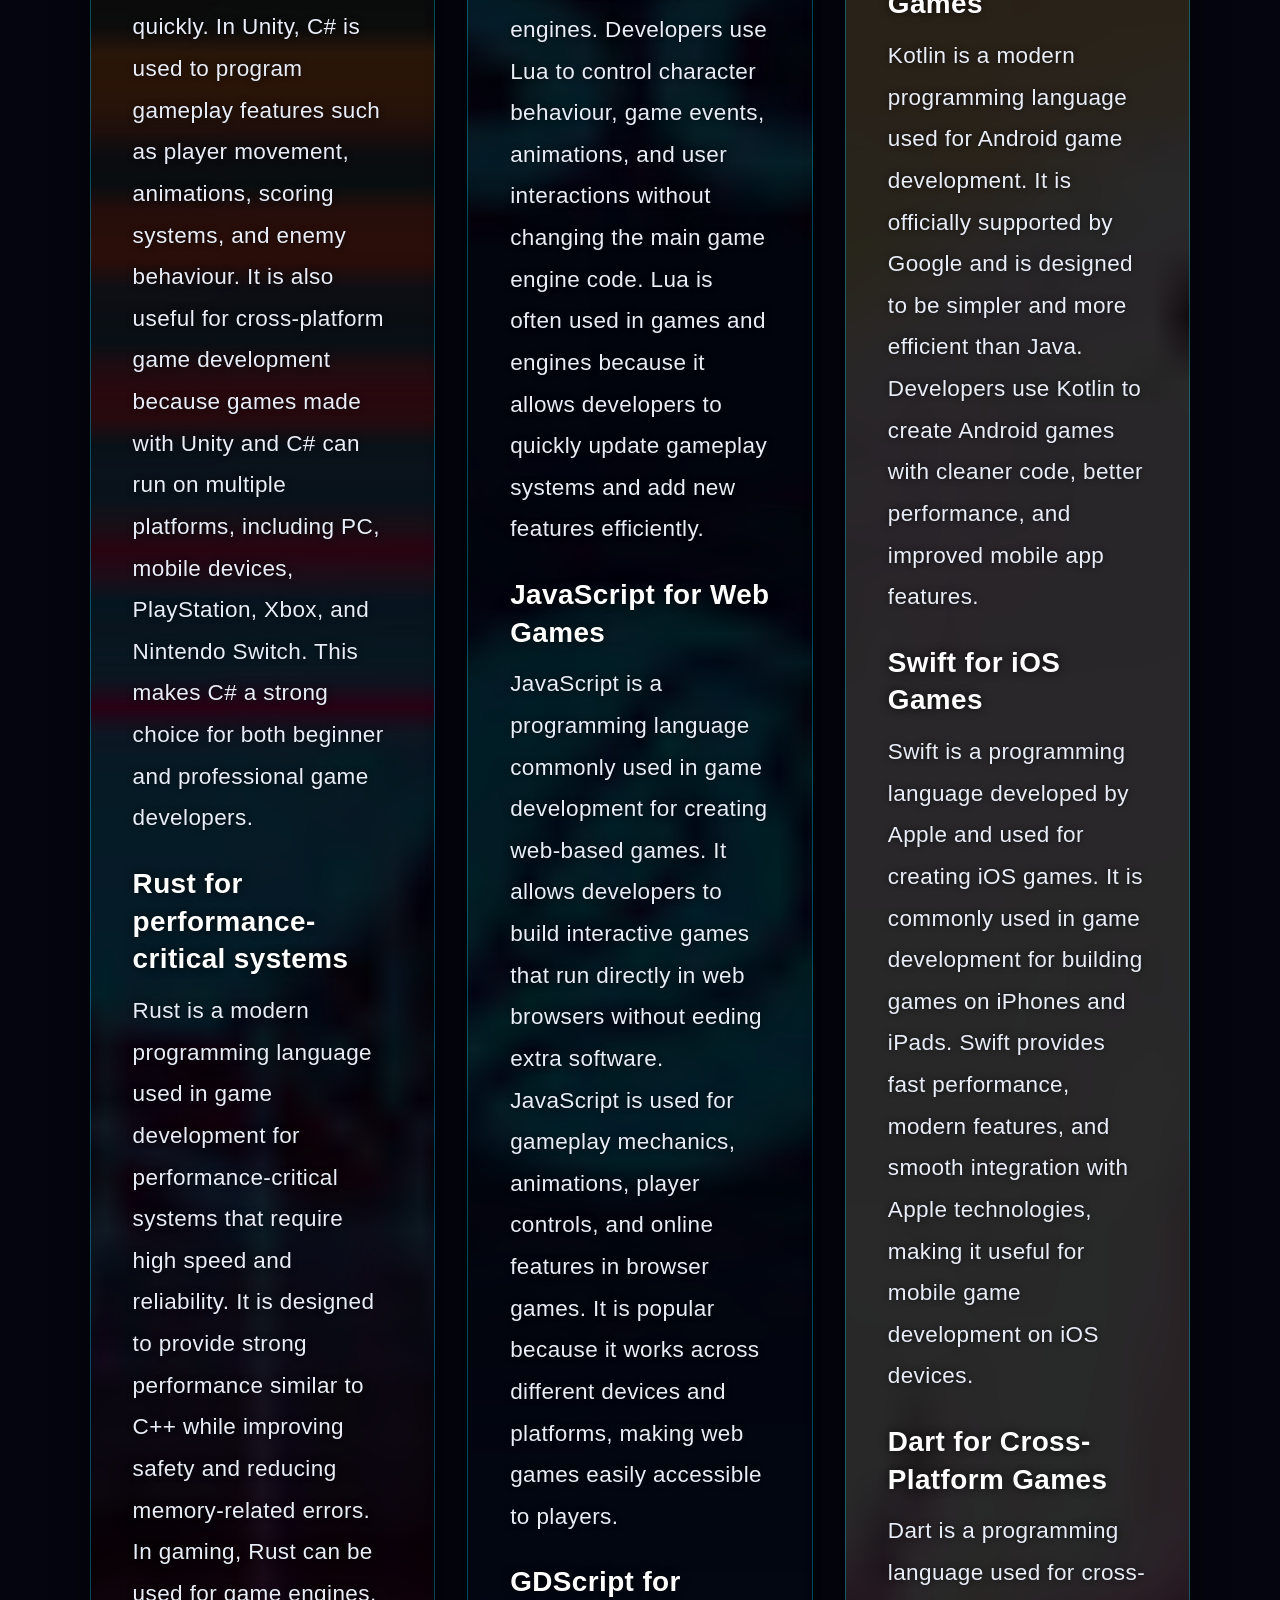
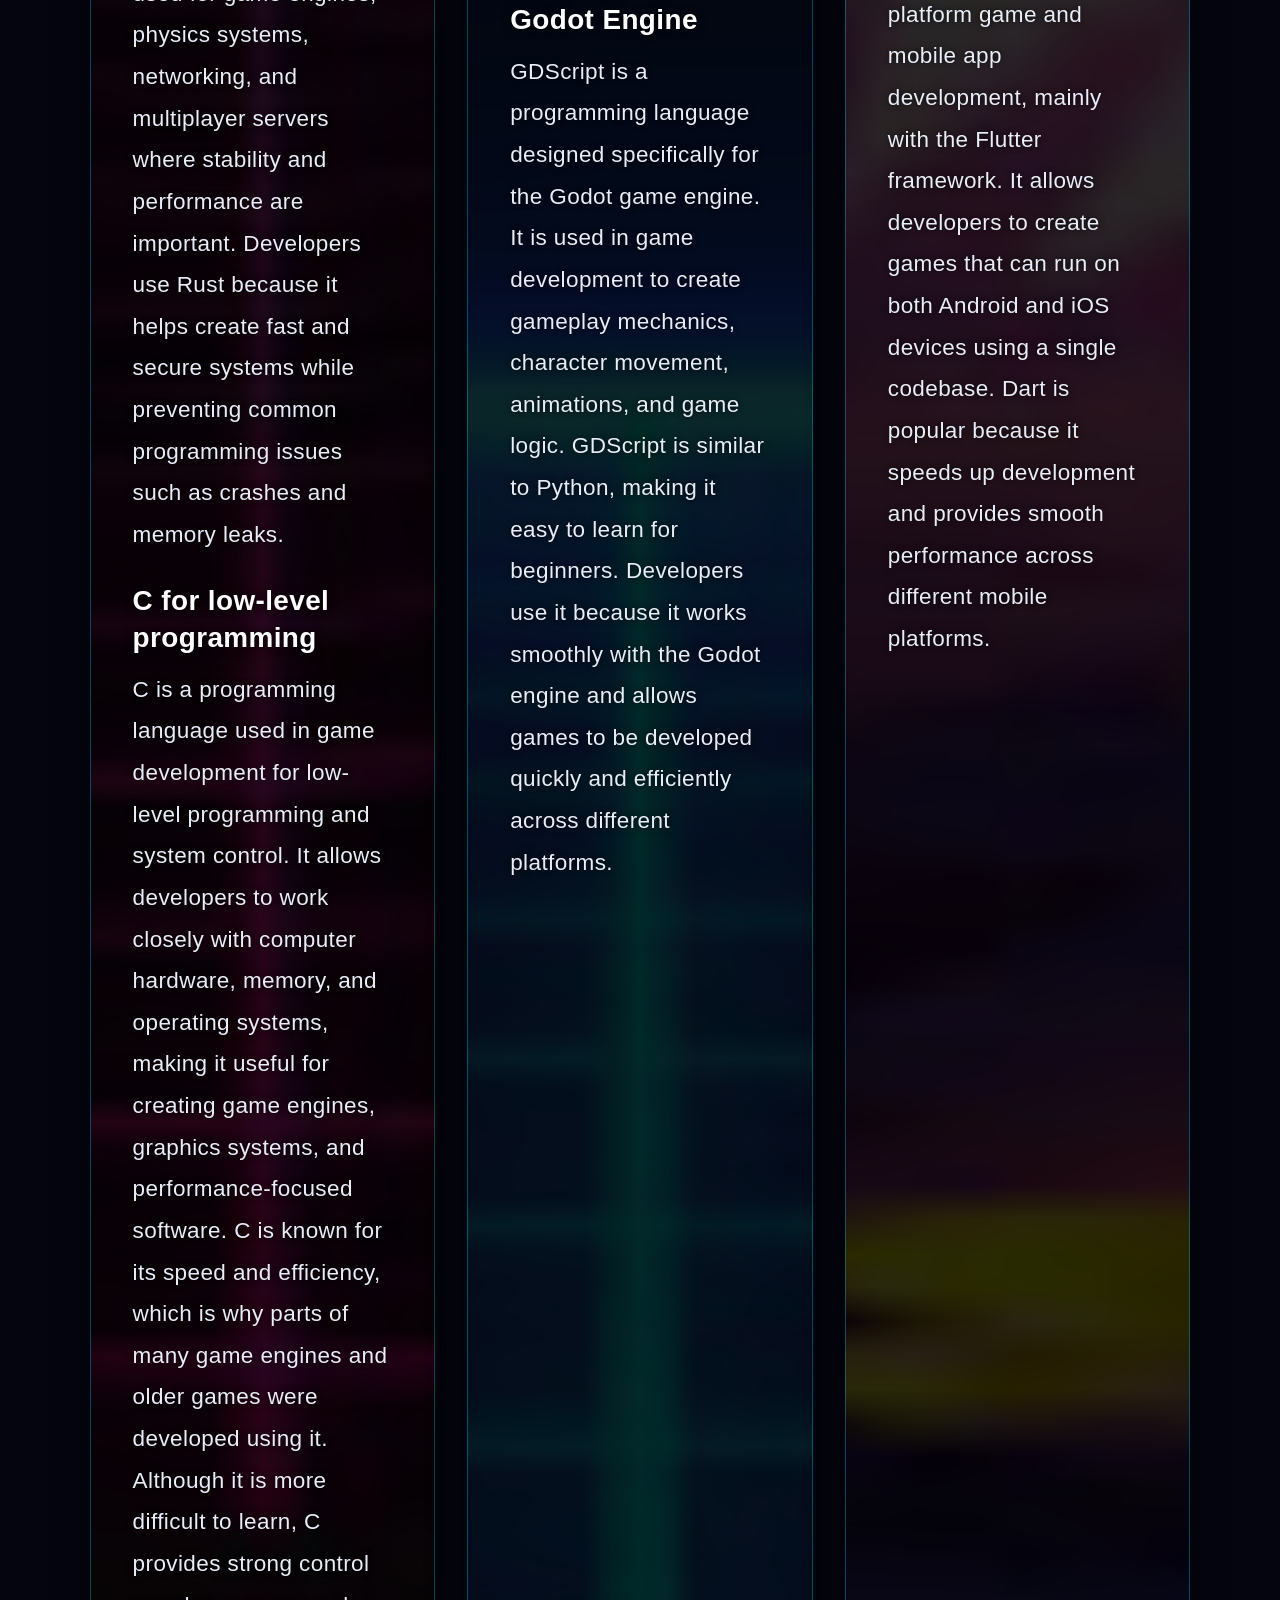
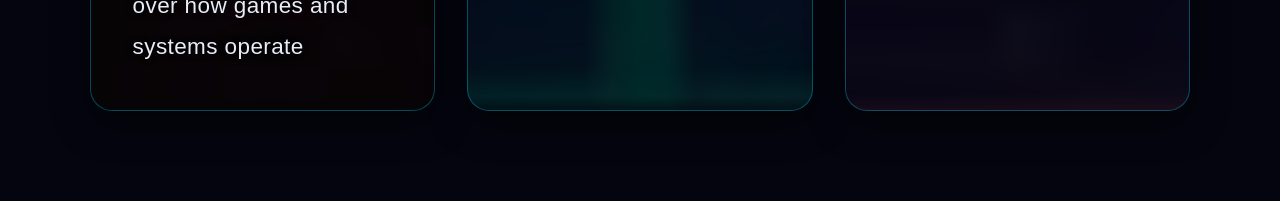
<file: Html/gamedev.html>
<!DOCTYPE html>
<html lang="en">

<head>
    <meta charset="UTF-8">
    <meta name="viewport" content="width=device-width, initial-scale=1.0">
    <link rel="stylesheet" href="../CSS/gamed.css">
    <title>Game Development Languages</title>
</head>
<body>
<!-- NAVIGATION BAR -->
<nav class="navbar">

    <div class="logo">
        🎮 Game Development Langauge
    </div>

    <ul class="nav-links">

        <li><a href="../index.html">Home</a></li>

        <li><a href="#">Languages</a></li>

        <li><a href="#">Game Engines</a></li>

        <li><a href="#">Mobile Games</a></li>

        <li><a href="#">About</a></li>

    </ul>

</nav>


<!-- HERO SECTION -->
<section class="header">

    <div class="title">

        <h1>🎮 Game Development Languages</h1>

        <h2>
            Explore the core programming languages used in game development
            across PC, console, and mobile platforms.
        </h2>

        <h2>
            Learn how languages like C++, C#, Python, and Lua are used
            to create modern games and engines.
        </h2>

        <!-- TOP OVERVIEW BOXES -->
        <div class="box-container">

            <div class="box">

                <H3>Mainstream Engines & Performance</h3>

                <p>C++ Language (Unreal Engine)</p>
                <p>C# Language   (Unity)</p>
                <p>Rust Language</p>
                <p>C Language</p>

            </div>

            <div class="box">

                <h3>Scripting & Gameplay</h3>

                <p>Python Language</p>
                <p>Lua Language</p>
                <p>JavaScript Language</p>
                <p>GDScript Language</p>

            </div>

            <div class="box">

                <h3>Mobile Games</h3>

                <p>Java Language</p>
                <p>Swift Language</p>
                <p>Kotlin Language</p>

            </div>

        </div>

    </div>

</section>

<!-- LEARNING SECTION -->
<section class="learning-section">

    <h2 class="section-title">Learn More About Game Development</h2>

    <div class="box-container1">

        <div class="engine-box">
            <h3>Mainstream Engines & Performance</h3>
            <h4>C++ Unreal Engine & AAA games</h4>
            <p>C++ is a programming language widely used in game development because it
                is fast and powerful. The basics of C++ include variables, functions, loops,
                if statements, and classes. These features help developers create gameplay 
                mechanics such as player movement, health systems, enemy actions, and 
                animations. C++ is commonly used in professional game engines like Unreal Engine because it
                provides high performance and strong control over game systems.</p>
            <h4>C# Unity & cross-platform games</h4>
            <p>C# is a popular programming language used in game development, especially with the Unity 
                game engine. It is widely used because it is easier to learn than C++ and allows developers to
                create games more quickly. In Unity, C# is used to program gameplay features such as player movement,
                animations, scoring systems, and enemy behaviour. It is also useful for cross-platform game development
                because games made with Unity and C# can run on multiple platforms, including PC, mobile devices, PlayStation,
                Xbox, and Nintendo Switch. This makes C# a strong choice for both beginner and professional game developers.</p>
            <h4>Rust for performance-critical systems</h4>
            <p>Rust is a modern programming language used in game development for performance-critical systems that require high speed
                and reliability. It is designed to provide strong performance similar to C++ while improving safety and reducing memory-related errors.
                In gaming, Rust can be used for game engines, physics systems, networking, and multiplayer servers where stability and performance are important.
                Developers use Rust because it helps create fast and secure systems while preventing common programming issues such as crashes and memory leaks.</p>
            <h4>C for low-level programming</h4>
            <p>C is a programming language used in game development
                for low-level programming and system control. It allows developers to work closely with computer hardware,
                memory, and operating systems, making it useful for creating game engines, graphics systems, and performance-focused software. 
                C is known for its speed and efficiency, which is why parts of many game engines and older games were developed using it. Although
                it is more difficult to learn, C provides strong control over how games and systems operate</p>

        </div>

        <div class="scripting-box">

            <h3>Scripting & Gameplay</h3>
            <h4>Python for Game Development</h4>
            <p>Python is a programming language used in game development for scripting
                and gameplay systems. It is popular because it is simple to learn and
                allows developers to create game features quickly. In gaming, Python 
                can be used for scripting character actions, game logic, menus, and simple
                mechanics. It is also used in tools, automation, and prototyping during game
                development. Although Python is not commonly used for high-performance AAA games,
                it is useful for beginners and indie developers because of its easy syntax and flexibility.</p>
            <h4>Lua for Scripting</h4>
            <p>Lua is a lightweight programming language commonly used in game development for
                scripting and gameplay features. It is popular because it is fast, simple, and 
                easy to integrate into game engines. Developers use Lua to control character behaviour, 
                game events, animations, and user interactions without changing the main game engine code.
                Lua is often used in games and engines because it allows developers to quickly update gameplay
                systems and add new features efficiently.</p>
            <h4>JavaScript for Web Games</h4>
            <P>JavaScript is a programming language commonly used in game
                development for creating web-based games. It allows developers
                to build interactive games that run directly in web browsers without 
                eeding extra software. JavaScript is used for gameplay mechanics, animations, 
                player controls, and online features in browser games. It is popular because it works across different devices and 
                platforms, making web games easily accessible to players.</P>
            <h4>GDScript for Godot Engine</h4>
            <p>GDScript is a programming language designed specifically
                for the Godot game engine. It is used in game development to
                create gameplay mechanics, character movement, animations, and game logic.
                GDScript is similar to Python, making it easy to learn for beginners.
                Developers use it because it works smoothly with the Godot engine and allows games
                 to be developed quickly and efficiently across different platforms.</p>
        </div>

        <div class="mobile-box">
            <h3>Mobile Game Development</h3>
            <h4>Java for Android Games</h4>
            <p>Java is a programming language commonly used in game development for Android games.
                It allows developers to create mobile gameplay features, user interfaces, and game mechanics for Android devices.
                Java became popular because it works well with Android Studio and supports a wide range of mobile applications and games.</p>
            <h4>Swift for iOS Games</h4>
            <p>Swift is a programming language developed by Apple and used for creating iOS games.
                It is commonly used in game development for building games on iPhones and iPads.
                Swift provides fast performance, modern features, and smooth integration with Apple technologies,
                making it useful for mobile game development on iOS devices.</p>
            <h4>Kotlin for Android Games</h4>
            <p>Kotlin is a modern programming language used for Android game development.
                It is officially supported by Google and is designed to be simpler and more efficient than Java.
                Developers use Kotlin to create Android games with cleaner code, better performance, and improved mobile app features.</p>
            <h4>Swift for iOS Games</h4>
            <p>Swift is a programming language developed by Apple and used for creating iOS games.
                It is commonly used in game development for building games on iPhones and iPads.
                Swift provides fast performance, modern features, and smooth integration with Apple technologies, making it useful for mobile game development on iOS devices.</p>
            <h4>Dart for Cross-Platform Games</h4>
            <p>Dart is a programming language used for cross-platform game and mobile app development, mainly with the Flutter framework.
                It allows developers to create games that can run on both Android and iOS devices using a single codebase.
                Dart is popular because it speeds up development and provides smooth performance across different mobile platforms.</p>
        </div>

    </div>

</section>

</body>
</html>
</file>
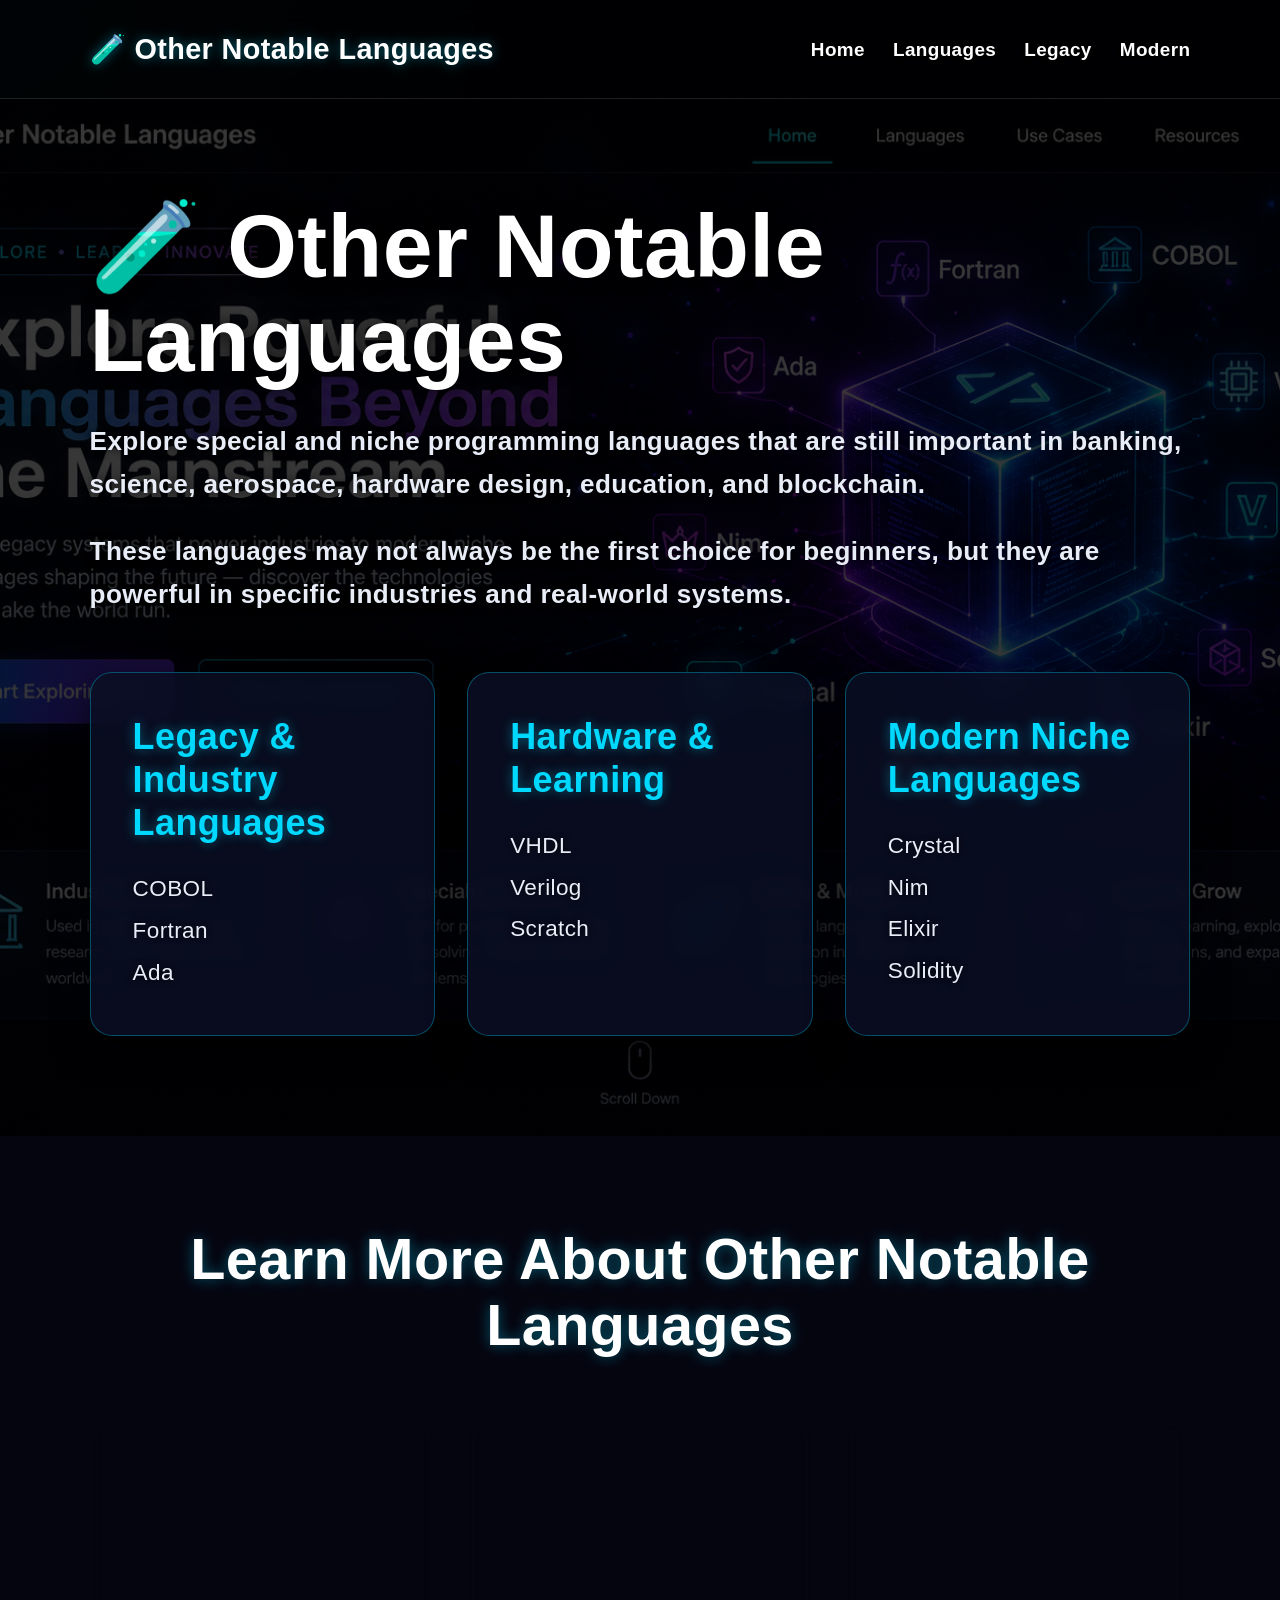
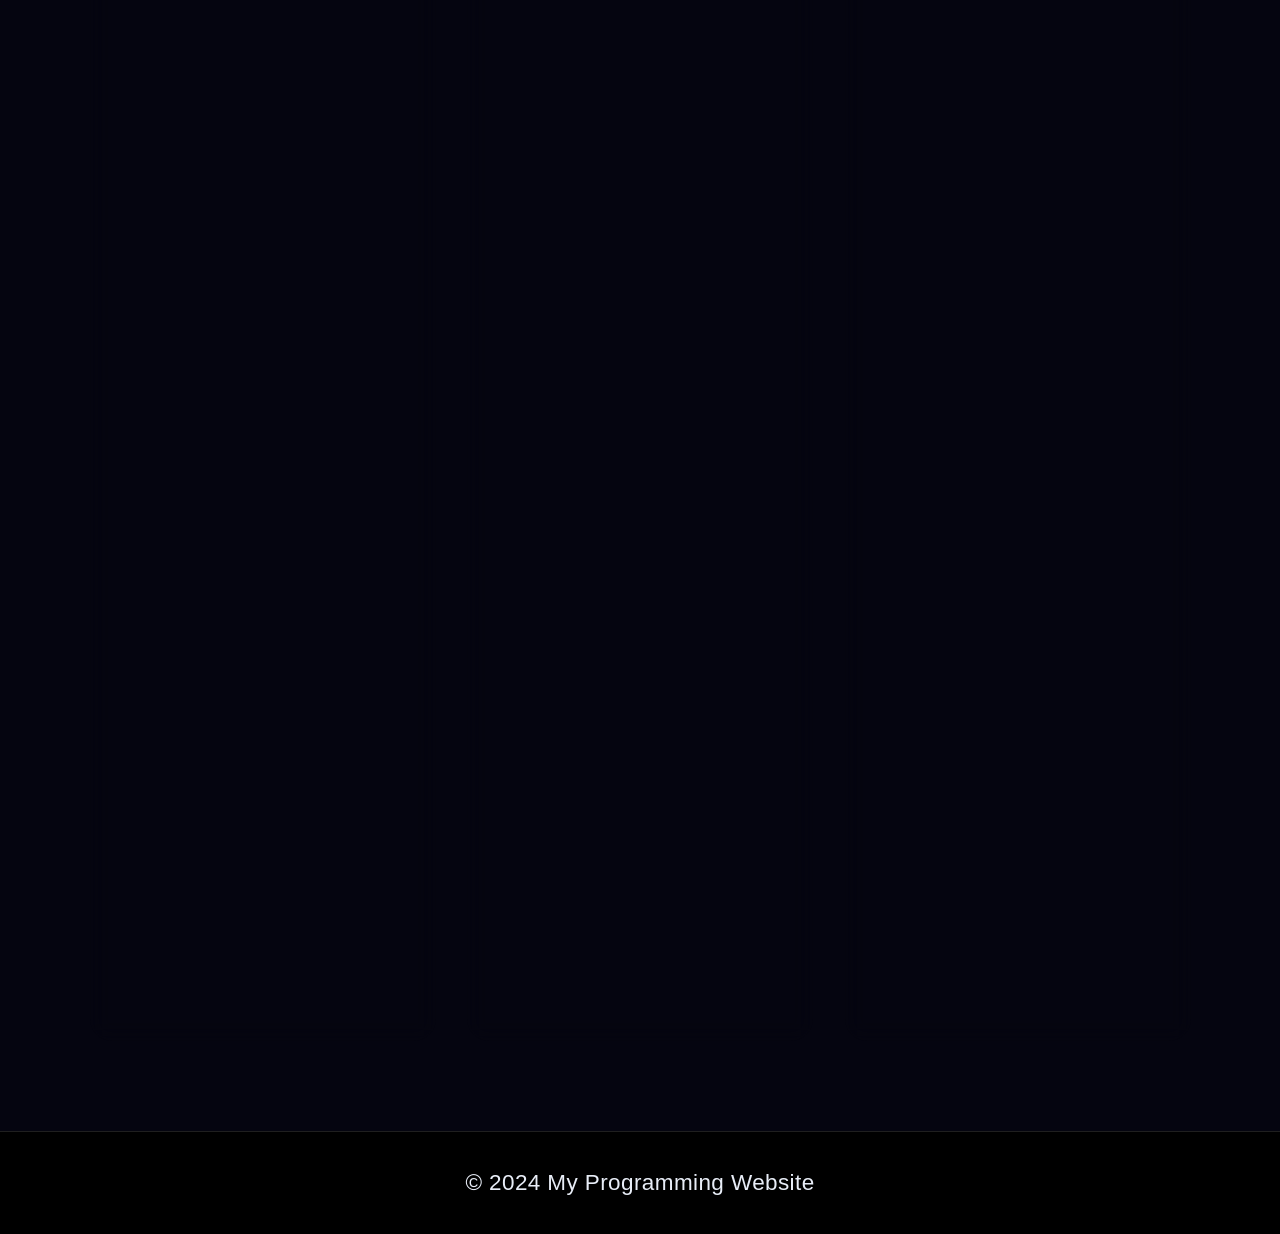
<file: Html/otherlanguages.html>
<!DOCTYPE html>
<html lang="en">
<head>
    <meta charset="UTF-8">
    <meta name="viewport" content="width=device-width, initial-scale=1.0">
    <title>Other Notable Languages</title>
    <link rel="stylesheet" href="../CSS/otherL.css">
</head>

<body>

<nav class="navbar">
    <div class="logo">🧪 Other Notable Languages</div>

    <ul class="nav-links">
        <li><a href="../index.html">Home</a></li>
        <li><a href="#languages">Languages</a></li>
        <li><a href="#legacy">Legacy</a></li>
        <li><a href="#modern">Modern</a></li>
    </ul>
</nav>

<section class="header">
    <div class="title">

        <h1>🧪 Other Notable Languages</h1>

        <h2>
            Explore special and niche programming languages that are still important
            in banking, science, aerospace, hardware design, education, and blockchain.
        </h2>

        <h2>
            These languages may not always be the first choice for beginners,
            but they are powerful in specific industries and real-world systems.
        </h2>

        <div class="box-container">

            <div class="box">
                <h3>Legacy & Industry Languages</h3>
                <p>COBOL</p>
                <p>Fortran</p>
                <p>Ada</p>
            </div>

            <div class="box">
                <h3>Hardware & Learning</h3>
                <p>VHDL</p>
                <p>Verilog</p>
                <p>Scratch</p>
            </div>

            <div class="box">
                <h3>Modern Niche Languages</h3>
                <p>Crystal</p>
                <p>Nim</p>
                <p>Elixir</p>
                <p>Solidity</p>
            </div>

        </div>

    </div>
</section>

<section class="learning-section" id="languages">

    <h2 class="section-title">
        Learn More About Other Notable Languages
    </h2>

    <div class="box-container1">

        <div class="legacy-box" id="legacy">
            <h3>Legacy & Industry Languages</h3>

            <h4>COBOL</h4>
            <p>COBOL is still used in banking, finance, government systems, and older business applications.</p>

            <h4>Fortran</h4>
            <p>Fortran is used in scientific computing, mathematics, engineering, simulations, and high-performance research.</p>

            <h4>Ada</h4>
            <p>Ada is used in aerospace, defence, aviation, and safety-critical software where reliability is extremely important.</p>
        </div>

        <div class="hardware-box">
            <h3>Hardware Design & Learning</h3>

            <h4>VHDL / Verilog</h4>
            <p>VHDL and Verilog are used to design digital circuits, processors, FPGA systems, and hardware logic.</p>

            <h4>Scratch</h4>
            <p>Scratch is used for beginners to learn programming concepts through blocks, animations, games, and simple projects.</p>
        </div>

        <div class="modern-box" id="modern">
            <h3>Modern Niche Languages</h3>

            <h4>Crystal</h4>
            <p>Crystal is a modern language with Ruby-like syntax and compiled performance.</p>

            <h4>Nim</h4>
            <p>Nim is a flexible systems language used for performance, scripting, and modern software development.</p>

            <h4>Elixir</h4>
            <p>Elixir is used for scalable web systems, real-time applications, and fault-tolerant services.</p>

            <h4>Solidity</h4>
            <p>Solidity is used to build blockchain smart contracts and decentralised applications.</p>
        </div>

    </div>

</section>

<footer class="footer">
    <p>© 2024 My Programming Website</p>
</footer>

</body>
</html>
</file>
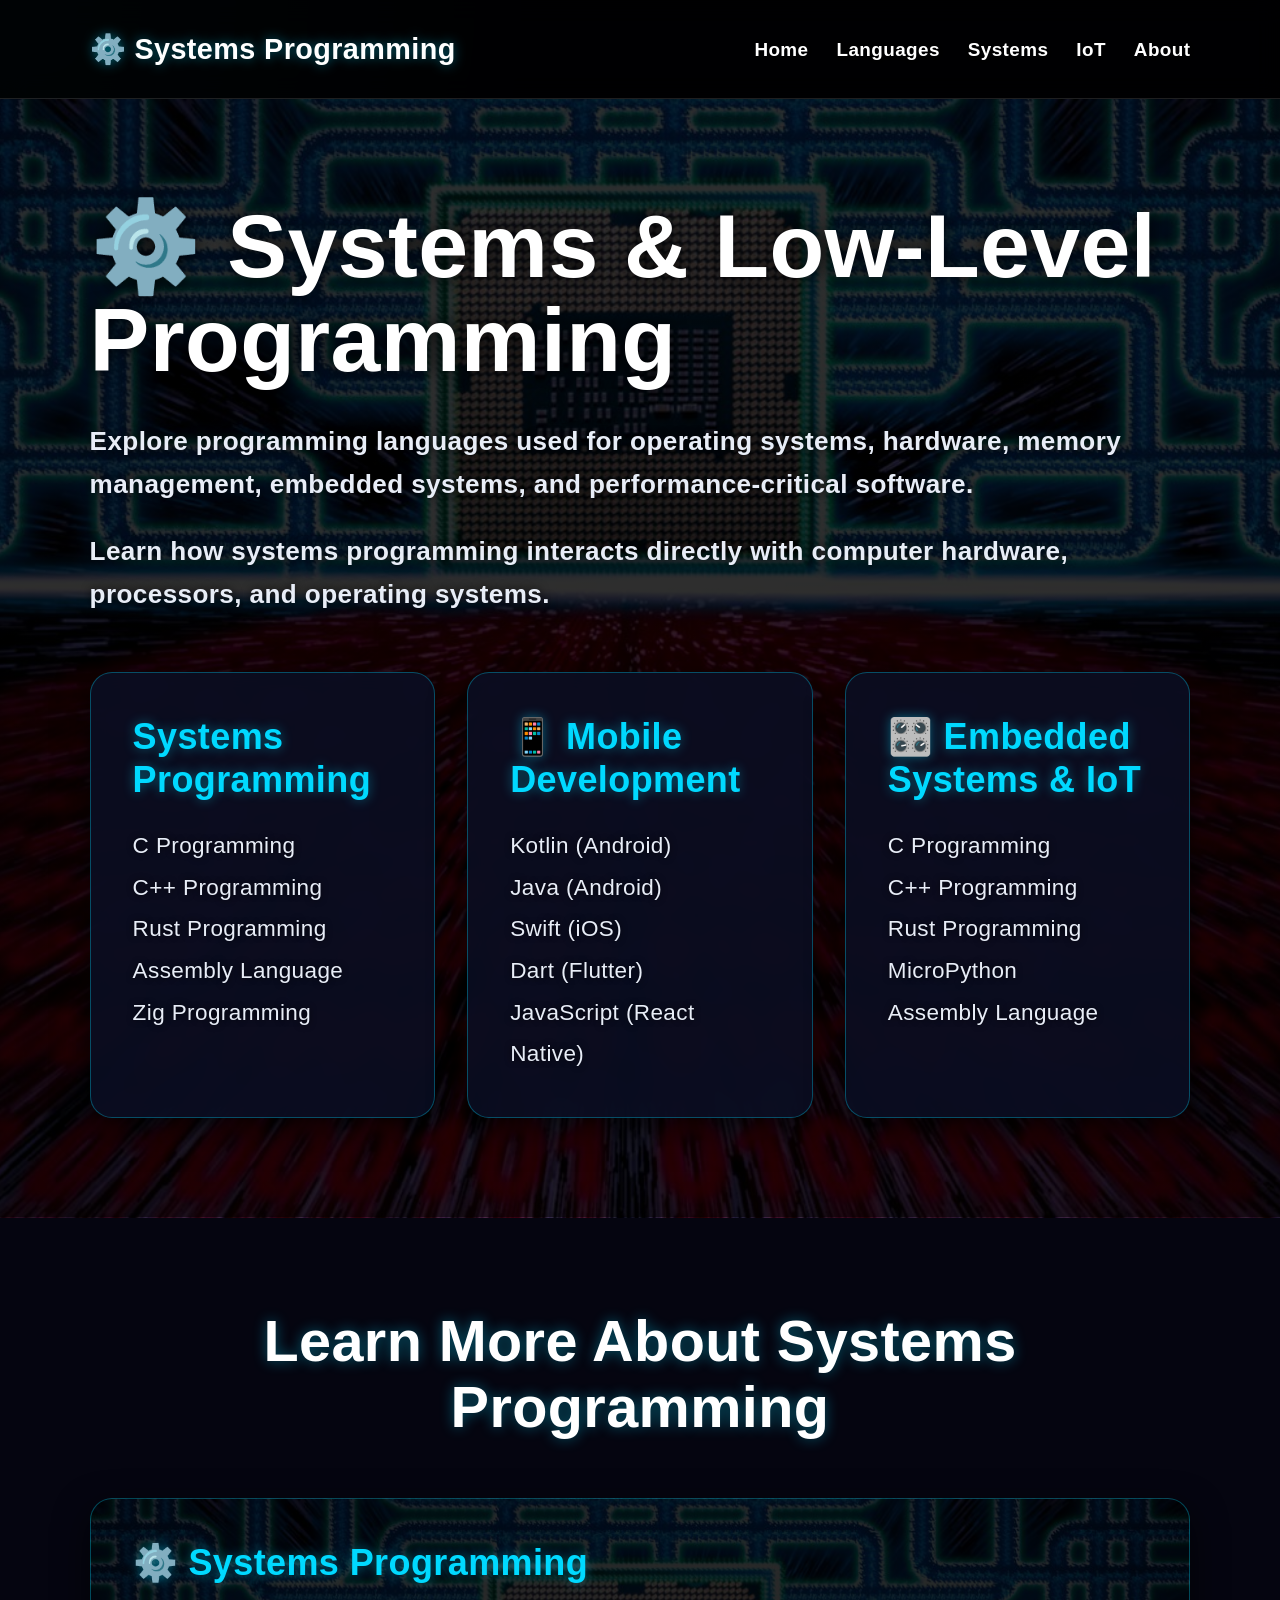
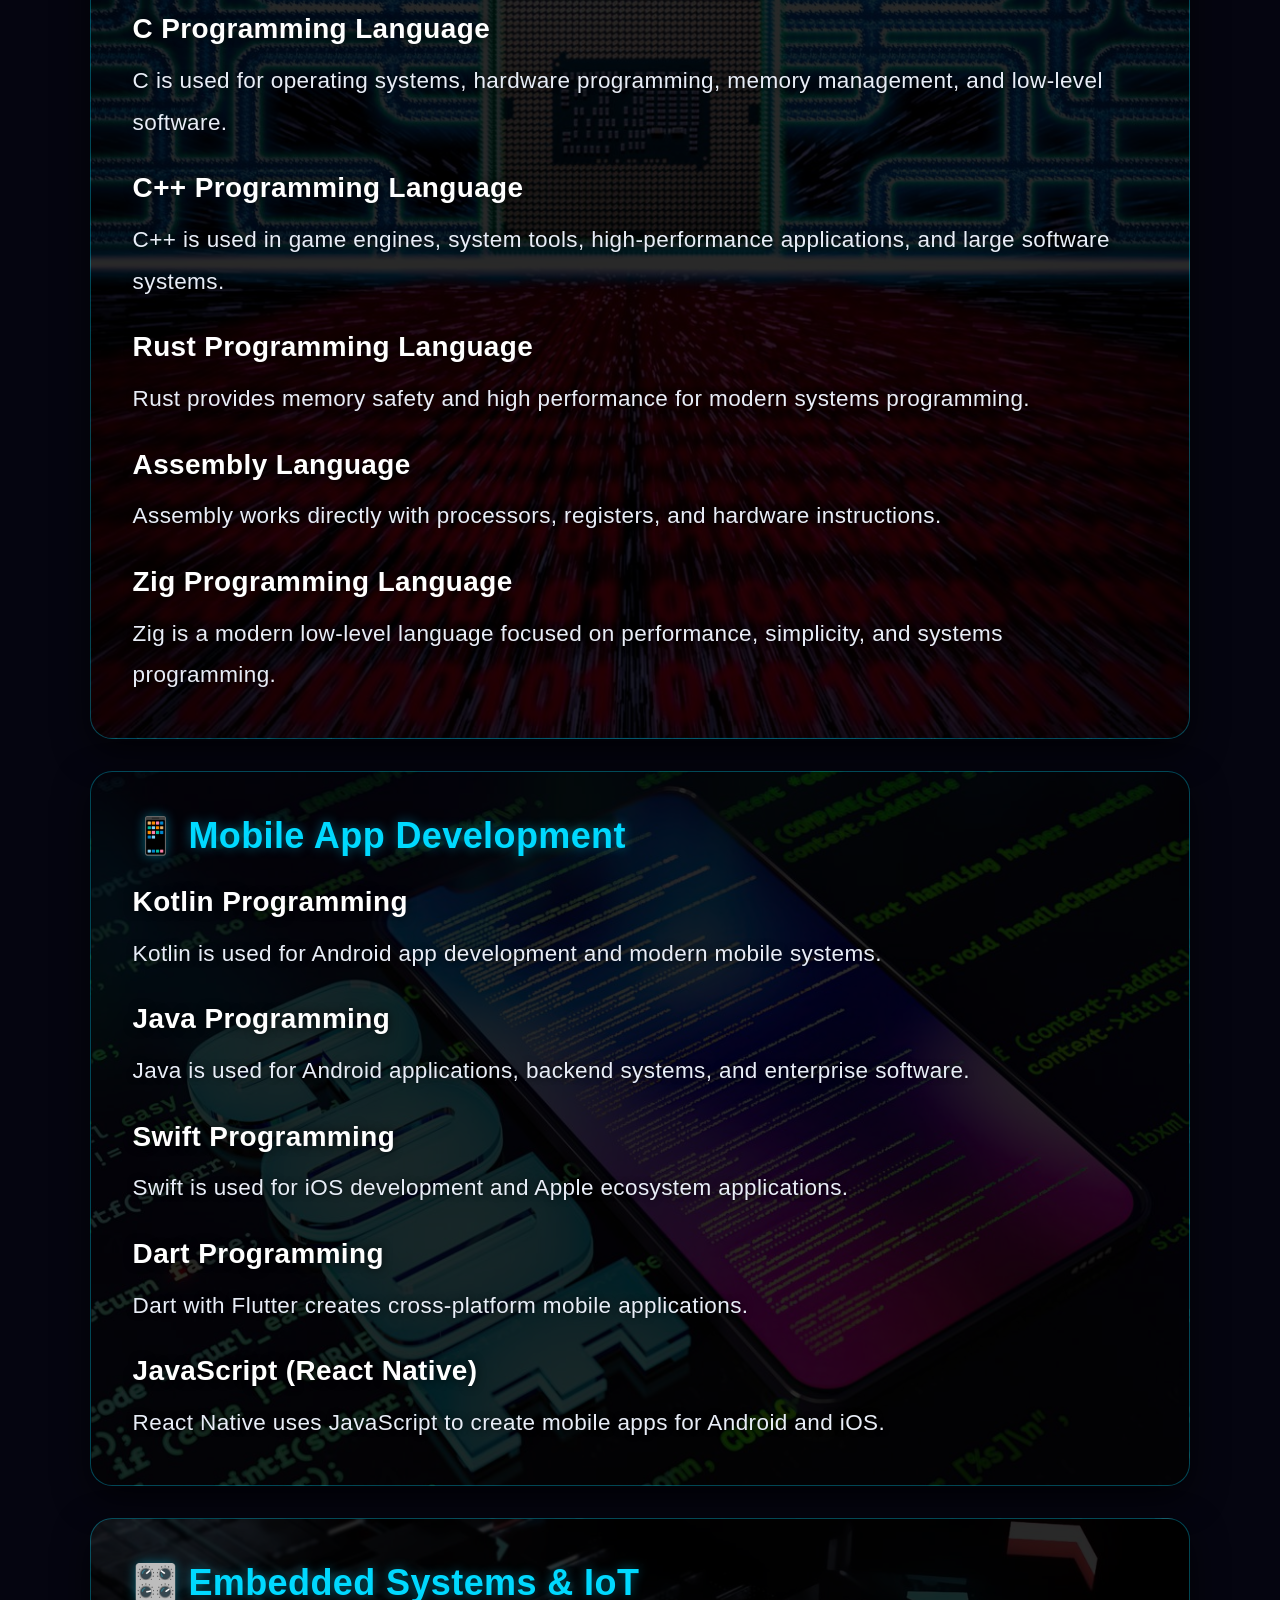
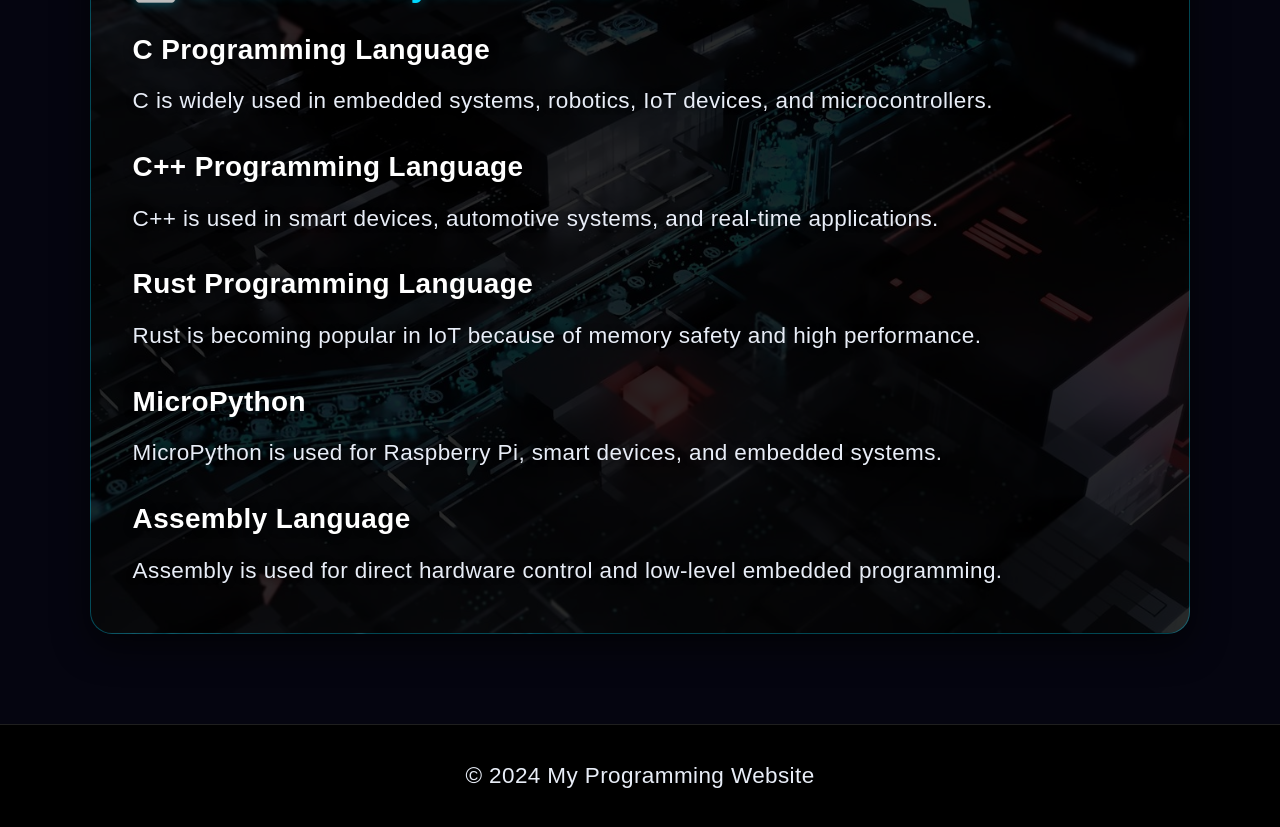
<file: Html/systemsprogramming.html>
<!-- systemsprogramming.html -->

<!DOCTYPE html>
<html lang="en">

<head>
    <meta charset="UTF-8">
    <meta name="viewport" content="width=device-width, initial-scale=1.0">
    <title>Systems Programming and Learning</title>

    <link rel="stylesheet" href="../CSS/system.css">
</head>

<body>

<!-- NAVBAR -->
<nav class="navbar">

    <div class="logo">
        ⚙️ Systems Programming
    </div>

    <ul class="nav-links">

        <li><a href="../index.html">Home</a></li>
        <li><a href="#languages">Languages</a></li>
        <li><a href="#systems">Systems</a></li>
        <li><a href="#iot">IoT</a></li>
        <li><a href="#">About</a></li>

    </ul>

</nav>

<!-- HERO SECTION -->
<section class="header">

    <div class="title">

        <h1>⚙️ Systems & Low-Level Programming</h1>

        <h2>
            Explore programming languages used for operating systems,
            hardware, memory management, embedded systems,
            and performance-critical software.
        </h2>

        <h2>
            Learn how systems programming interacts directly with
            computer hardware, processors, and operating systems.
        </h2>

        <!-- TOP BOXES -->
        <div class="box-container">

            <div class="box">

                <h3>Systems Programming</h3>

                <p>C Programming</p>
                <p>C++ Programming</p>
                <p>Rust Programming</p>
                <p>Assembly Language</p>
                <p>Zig Programming</p>

            </div>

            <div class="box">

                <h3>📱 Mobile Development</h3>

                <p>Kotlin (Android)</p>
                <p>Java (Android)</p>
                <p>Swift (iOS)</p>
                <p>Dart (Flutter)</p>
                <p>JavaScript (React Native)</p>

            </div>

            <div class="box">

                <h3>🎛️ Embedded Systems & IoT</h3>

                <p>C Programming</p>
                <p>C++ Programming</p>
                <p>Rust Programming</p>
                <p>MicroPython</p>
                <p>Assembly Language</p>

            </div>

        </div>

    </div>

</section>

<!-- LEARNING SECTION -->
<section class="learning-section" id="languages">

    <h2 class="section-title">
        Learn More About Systems Programming
    </h2>

    <div class="box-container1">

        <!-- SYSTEMS -->
        <div class="essential-box">

            <h3>⚙️ Systems Programming</h3>

            <h4>C Programming Language</h4>

            <p>
                C is used for operating systems,
                hardware programming,
                memory management,
                and low-level software.
            </p>

            <h4>C++ Programming Language</h4>

            <p>
                C++ is used in game engines,
                system tools,
                high-performance applications,
                and large software systems.
            </p>

            <h4>Rust Programming Language</h4>

            <p>
                Rust provides memory safety
                and high performance
                for modern systems programming.
            </p>

            <h4>Assembly Language</h4>

            <p>
                Assembly works directly with processors,
                registers, and hardware instructions.
            </p>

            <h4>Zig Programming Language</h4>

            <p>
                Zig is a modern low-level language
                focused on performance,
                simplicity, and systems programming.
            </p>

        </div>

        <!-- MOBILE -->
        <div class="mobile-box">

            <h3>📱 Mobile App Development</h3>

            <h4>Kotlin Programming</h4>

            <p>
                Kotlin is used for Android app development
                and modern mobile systems.
            </p>

            <h4>Java Programming</h4>

            <p>
                Java is used for Android applications,
                backend systems,
                and enterprise software.
            </p>

            <h4>Swift Programming</h4>

            <p>
                Swift is used for iOS development
                and Apple ecosystem applications.
            </p>

            <h4>Dart Programming</h4>

            <p>
                Dart with Flutter creates
                cross-platform mobile applications.
            </p>

            <h4>JavaScript (React Native)</h4>

            <p>
                React Native uses JavaScript
                to create mobile apps
                for Android and iOS.
            </p>

        </div>

        <!-- IOT -->
        <div class="iot-box">

            <h3>🎛️ Embedded Systems & IoT</h3>

            <h4>C Programming Language</h4>

            <p>
                C is widely used in embedded systems,
                robotics, IoT devices,
                and microcontrollers.
            </p>

            <h4>C++ Programming Language</h4>

            <p>
                C++ is used in smart devices,
                automotive systems,
                and real-time applications.
            </p>

            <h4>Rust Programming Language</h4>

            <p>
                Rust is becoming popular in IoT
                because of memory safety
                and high performance.
            </p>

            <h4>MicroPython</h4>

            <p>
                MicroPython is used for Raspberry Pi,
                smart devices,
                and embedded systems.
            </p>

            <h4>Assembly Language</h4>

            <p>
                Assembly is used for direct hardware control
                and low-level embedded programming.
            </p>

        </div>

    </div>

</section>

<!-- FOOTER -->
<footer class="footer">

    <p>
        © 2024 My Programming Website
    </p>

</footer>

</body>

</html>
</file>
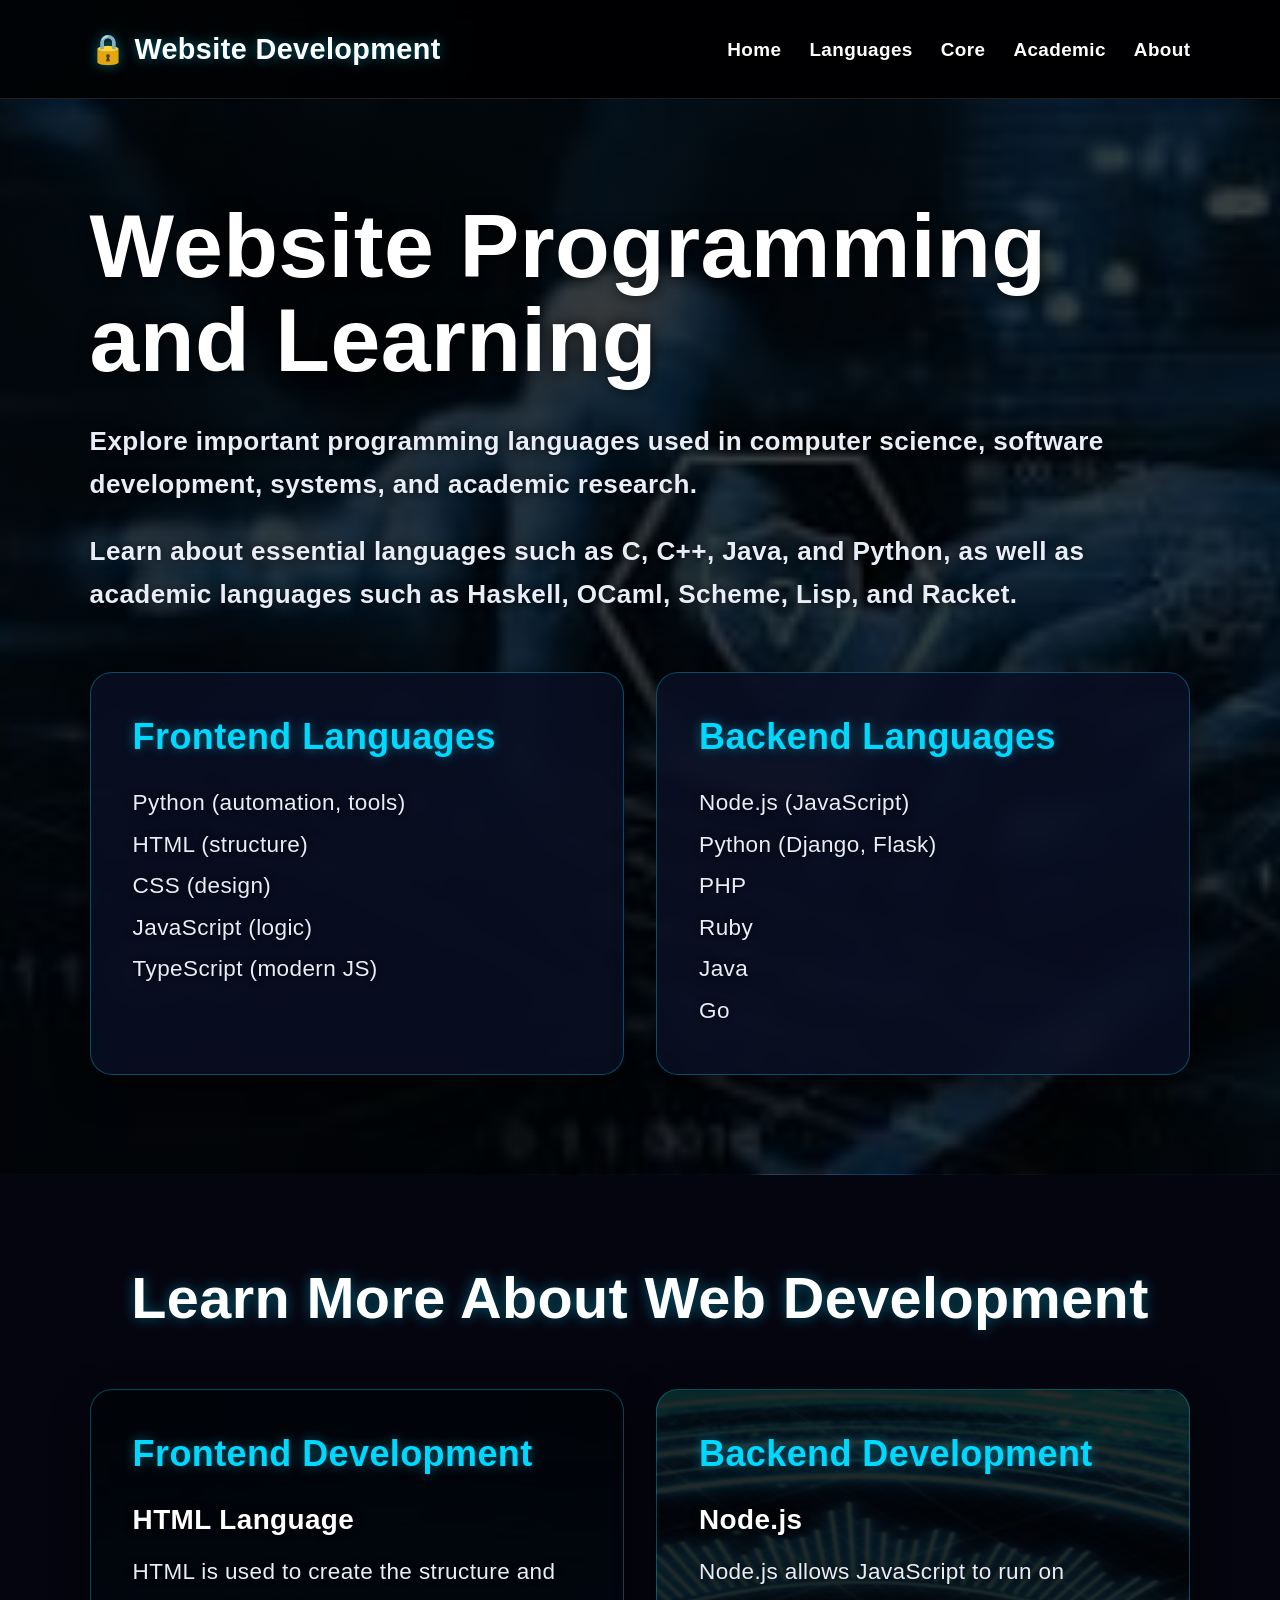
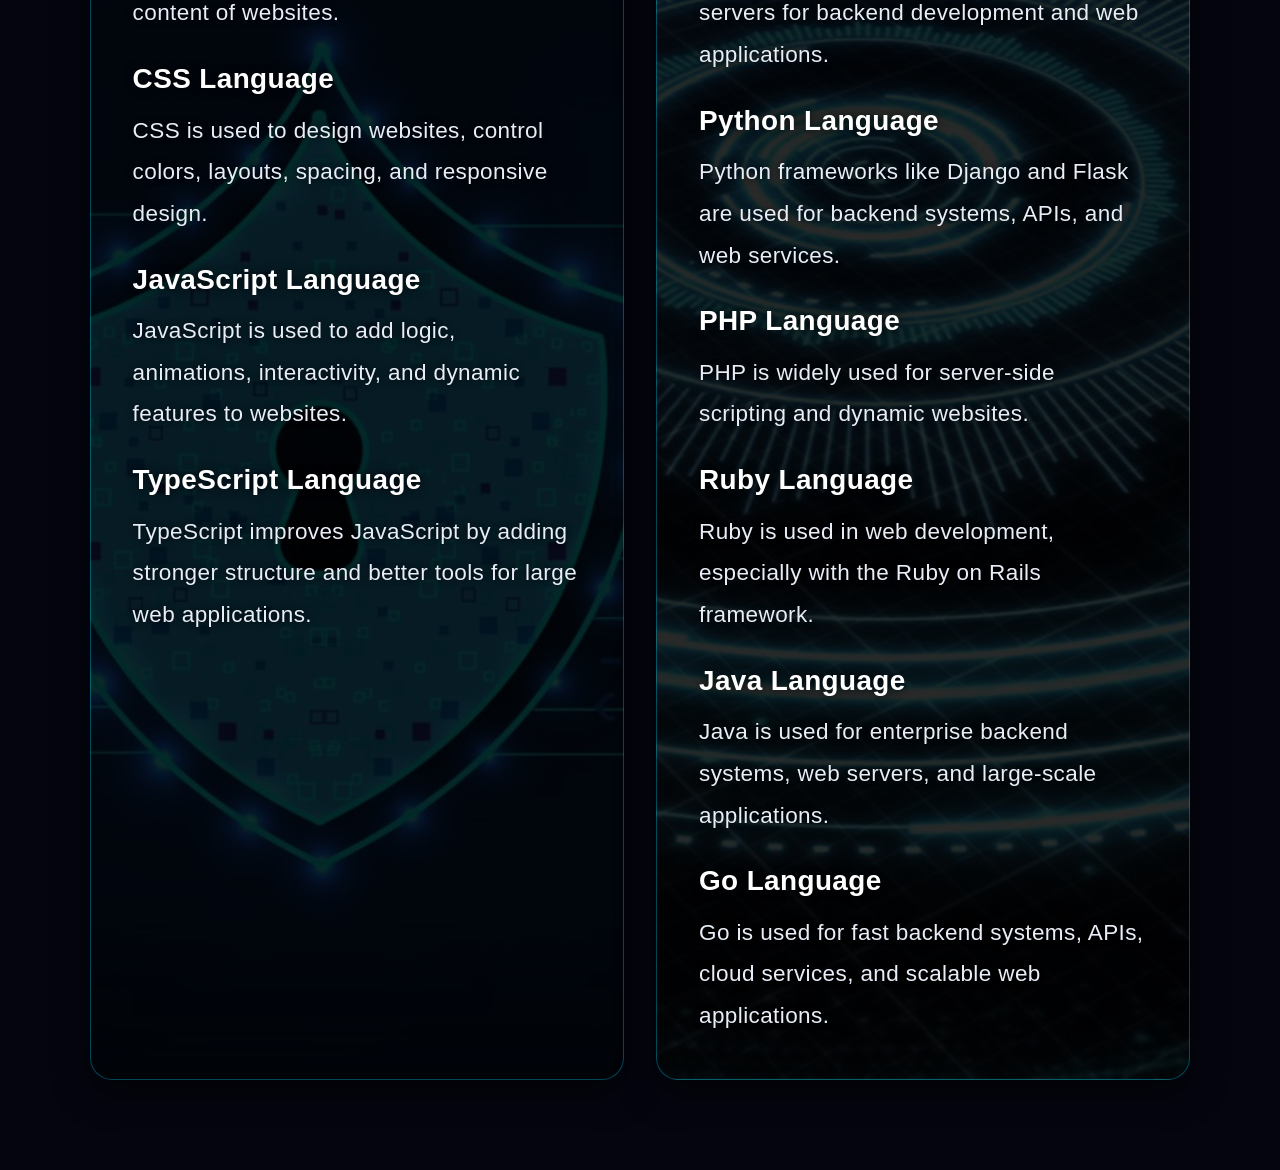
<file: Html/webdevelopment.html>
<!DOCTYPE html>
<html lang="en">
<head>
    <meta charset="UTF-8">
    <meta name="viewport" content="width=device-width, initial-scale=1.0">
    <link rel="stylesheet" href="../CSS/WebDev.css">
    <title>Website Programming and Learning</title>
</head>

<body>

<nav class="navbar">
    <div class="logo">🔒 Website Development</div>

    <ul class="nav-links">
        <li><a href="../index.html">Home</a></li>
        <li><a href="#languages">Languages</a></li>
        <li><a href="#core">Core</a></li>
        <li><a href="#academic">Academic</a></li>
        <li><a href="#">About</a></li>
    </ul>
</nav>

<section class="header">
    <div class="title">

        <h1>Website Programming and Learning</h1>

        <h2>
            Explore important programming languages used in computer science,
            software development, systems, and academic research.
        </h2>

        <h2>
            Learn about essential languages such as C, C++, Java, and Python,
            as well as academic languages such as Haskell, OCaml, Scheme,
            Lisp, and Racket.
        </h2>

        <div class="box-container">

            <div class="box">
                <h3>Frontend Languages</h3>
                <p>Python (automation, tools)</p>
                <p>HTML (structure)</p>
                <p>CSS (design)</p>
                <p>JavaScript (logic)</p>
                <p>TypeScript (modern JS)</p>
            </div>


             <div class="box">
                <h3>Backend Languages</h3>
                <p>Node.js (JavaScript)</p>
                <p>Python (Django, Flask)</p>
                <p>PHP</p>
                <p>Ruby</p>
                <p>Java</p>
                <p>Go</p>
            </div>
        </div>
    </div>
</section>
 <!-- LEARNING SECTION -->
<section class="learning-section" id="languages">

    <h2 class="section-title">
        Learn More About Web Development
    </h2>

    <div class="box-container1">

        <!-- FRONTEND -->
        <div class="frontend-box">

            <h3>Frontend Development</h3>

            <h4>HTML Language</h4>
            <p>
                HTML is used to create the structure
                and content of websites.
            </p>

            <h4>CSS Language</h4>
            <p>
                CSS is used to design websites,
                control colors, layouts, spacing,
                and responsive design.
            </p>

            <h4>JavaScript Language</h4>
            <p>
                JavaScript is used to add logic,
                animations, interactivity,
                and dynamic features to websites.
            </p>

            <h4>TypeScript Language</h4>
            <p>
                TypeScript improves JavaScript by adding
                stronger structure and better tools
                for large web applications.
            </p>

        </div>

        <!-- BACKEND -->
        <div class="backend-box">

            <h3>Backend Development</h3>

            <h4>Node.js</h4>
            <p>
                Node.js allows JavaScript to run
                on servers for backend development
                and web applications.
            </p>

            <h4>Python Language</h4>
            <p>
                Python frameworks like Django and Flask
                are used for backend systems,
                APIs, and web services.
            </p>

            <h4>PHP Language</h4>
            <p>
                PHP is widely used for server-side scripting
                and dynamic websites.
            </p>

            <h4>Ruby Language</h4>
            <p>
                Ruby is used in web development,
                especially with the Ruby on Rails framework.
            </p>

            <h4>Java Language</h4>
            <p>
                Java is used for enterprise backend systems,
                web servers, and large-scale applications.
            </p>

            <h4>Go Language</h4>
            <p>
                Go is used for fast backend systems,
                APIs, cloud services,
                and scalable web applications.
            </p>

        </div>

    </div>

</section>
</body>
</html>
</file>
<file: CSS/style.css>
/* Improved readable home page */
* {
    margin: 0;
    padding: 0;
    box-sizing: border-box;
    scroll-behavior: smooth;
}

:root {
    --bg: #050510;
    --cyan: #00d9ff;
    --blue: #249bff;
    --purple: #9b45ff;
    --text: #ffffff;
    --muted: #e8edf7;
    --card: rgba(255,255,255,0.94);
    --dark-card: rgba(10,15,35,0.88);
    --border: rgba(0,217,255,0.28);
}

html { font-size: 18px; }

body {
    margin: 0;
    font-family: Arial, Helvetica, sans-serif;
    background: var(--bg);
    line-height: 1.75;
    letter-spacing: 0.4px;
}

.header {
    min-height: 100vh;
    background: linear-gradient(rgba(0,0,0,0.68), rgba(0,0,0,0.68)), url("../Image/homepage.jpg");
    background-size: cover;
    background-position: center;
    display: flex;
    justify-content: center;
    align-items: center;
    text-align: center;
    padding: 80px 7%;
}

.title {
    color: var(--text);
    max-width: 1400px;
}

h1 {
    font-size: clamp(4rem, 8vw, 8rem);
    line-height: 1.05;
    margin-bottom: 28px;
    font-weight: 900;
    font-family: 'Segoe UI', Tahoma, Geneva, Verdana, sans-serif;
    text-shadow: 0 0 18px rgba(0,0,0,0.85);
}

p {
    font-size: clamp(1.35rem, 1.7vw, 2.25rem);
    line-height: 1.8;
    color: var(--muted);
    text-shadow: 0 0 7px rgba(0,0,0,0.7);
}

.container {
    display: grid;
    grid-template-columns: repeat(3, minmax(280px, 1fr));
    gap: 32px;
    padding: 70px 7%;
    background:
        radial-gradient(circle at top left, rgba(0,217,255,0.13), transparent 35%),
        radial-gradient(circle at bottom right, rgba(155,69,255,0.11), transparent 35%),
        #f3f3f3;
}

.box {
    background: var(--card);
    padding: 34px;
    border-radius: 22px;
    box-shadow: 0 15px 35px rgba(0,0,0,0.25);
    transition: 0.3s ease;
    cursor: pointer;
    border: 1px solid rgba(0,0,0,0.08);
}

.box:hover {
    transform: translateY(-12px) scale(1.02);
    box-shadow: 0 20px 42px rgba(0,0,0,0.35);
}

.box img {
    width: 100%;
    height: 240px;
    object-fit: cover;
    border-radius: 14px;
    margin-bottom: 20px;
    transition: 0.3s ease;
}

.box:hover img {
    transform: scale(1.04);
}

.box h2 {
    font-size: clamp(2rem, 2.3vw, 3rem);
    line-height: 1.2;
    color: #00a9c4;
    margin-bottom: 16px;
}

.box h3 {
    color: #222;
    margin-top: 22px;
    font-size: clamp(1.45rem, 1.6vw, 2rem);
}

.box p {
    color: #222;
    text-shadow: none;
    font-size: clamp(1.15rem, 1.25vw, 1.55rem);
}

.box ul {
    margin-top: 18px;
    padding-left: 28px;
}

.box li {
    font-size: clamp(1.35rem, 1.55vw, 2rem);
    margin-bottom: 14px;
    font-weight: 800;
    color: #222;
}

.box-link {
    text-decoration: none;
    color: inherit;
}

.box-link:hover h2 {
    color: #007f95;
}

.footer {
    background: #050510;
    color: white;
    text-align: center;
    padding: 34px 7%;
    border-top: 1px solid rgba(255,255,255,0.12);
}

.footer a {
    color: var(--cyan);
}

@media (max-width: 1100px) {
    .container { grid-template-columns: repeat(2, minmax(260px, 1fr)); }
}

@media (max-width: 768px) {
    html { font-size: 16px; }
    .container { grid-template-columns: 1fr; padding: 50px 5%; }
    .header { padding: 70px 5%; }
}
</file>
<file: CSS/ComputerSC.css>
/* Improved readable cyber theme */
* {
    margin: 0;
    padding: 0;
    box-sizing: border-box;
    scroll-behavior: smooth;
}

:root {
    --bg: #050510;
    --panel: rgba(10, 15, 35, 0.86);
    --panel-light: rgba(255, 255, 255, 0.12);
    --cyan: #00d9ff;
    --blue: #249bff;
    --purple: #9b45ff;
    --text: #ffffff;
    --muted: #e8edf7;
    --border: rgba(0, 217, 255, 0.32);
    --shadow: 0 12px 35px rgba(0, 0, 0, 0.65);
}

html {
    font-size: 18px;
}

body {
    font-family: Arial, Helvetica, sans-serif;
    background: var(--bg);
    color: var(--text);
    line-height: 1.75;
    letter-spacing: 0.4px;
}

body::before {
    content: "";
    position: fixed;
    inset: 0;
    pointer-events: none;
    background:
        radial-gradient(circle at top left, rgba(0,217,255,0.12), transparent 35%),
        radial-gradient(circle at bottom right, rgba(155,69,255,0.13), transparent 35%);
    z-index: -1;
}

.navbar {
    display: flex;
    justify-content: space-between;
    align-items: center;
    gap: 30px;
    padding: 24px 7%;
    background: rgba(0,0,0,0.88);
    border-bottom: 1px solid rgba(255,255,255,0.12);
    position: sticky;
    top: 0;
    z-index: 1000;
    backdrop-filter: blur(12px);
}

.logo {
    color: var(--text);
    font-size: clamp(1.6rem, 2.2vw, 2.6rem);
    font-weight: 800;
    text-shadow: 0 0 12px rgba(0,217,255,0.45);
}

.nav-links {
    display: flex;
    flex-wrap: wrap;
    list-style: none;
    gap: 28px;
}

.nav-links a {
    color: var(--text);
    text-decoration: none;
    font-size: clamp(1.05rem, 1.2vw, 1.45rem);
    font-weight: 700;
    transition: 0.3s ease;
}

.nav-links a:hover {
    color: var(--cyan);
    text-shadow: 0 0 10px rgba(0,217,255,0.8);
}

.header {
    min-height: 92vh;
    background-size: cover;
    background-position: center;
    padding: 100px 7%;
    display: flex;
    align-items: center;
}

.title {
    color: var(--text);
    width: 100%;
    max-width: 1650px;
    margin: auto;
}

h1 {
    font-size: clamp(4rem, 7vw, 7.5rem);
    line-height: 1.05;
    font-weight: 900;
    margin-bottom: 32px;
    text-shadow: 0 0 16px rgba(0,0,0,0.85);
}

h2 {
    font-size: clamp(1.45rem, 2vw, 2.45rem);
    line-height: 1.65;
    font-weight: 600;
    margin-bottom: 24px;
    color: var(--muted);
    text-shadow: 0 0 10px rgba(0,0,0,0.8);
    max-width: 1200px;
}

p, li {
    font-size: clamp(1.25rem, 1.45vw, 2rem);
    line-height: 1.85;
    color: var(--muted);
    text-shadow: 0 0 6px rgba(0,0,0,0.7);
}

.box-container,
.box-container1,
.container {
    width: 100%;
    max-width: 1650px;
    margin-left: auto;
    margin-right: auto;
}

.box-container {
    display: grid;
    grid-template-columns: repeat(3, minmax(280px, 1fr));
    gap: 32px;
    margin-top: 56px;
}

.box,
.Core_language,
.modern-box,
.academic-box,
.essential-box,
.websecurity-box,
.specialized-box,
.frontend-box,
.backend-box,
.Foreensic_language,
.engine-box,
.scripting-box,
.mobile-box,
.iot-box,
.legacy-box,
.hardware-box {
    background-color: var(--panel);
    padding: 42px;
    border-radius: 22px;
    border: 1px solid var(--border);
    box-shadow: var(--shadow);
    color: var(--text);
    backdrop-filter: blur(10px);
    transition: transform 0.3s ease, background 0.3s ease, border-color 0.3s ease;
}

.box:hover,
.Core_language:hover,
.modern-box:hover,
.academic-box:hover,
.essential-box:hover,
.websecurity-box:hover,
.specialized-box:hover,
.frontend-box:hover,
.backend-box:hover,
.Foreensic_language:hover,
.engine-box:hover,
.scripting-box:hover,
.mobile-box:hover,
.iot-box:hover,
.legacy-box:hover,
.hardware-box:hover {
    transform: translateY(-10px) scale(1.02);
    border-color: rgba(0,217,255,0.75);
}

.box h3,
.Core_language h3,
.modern-box h3,
.academic-box h3,
.essential-box h3,
.websecurity-box h3,
.specialized-box h3,
.frontend-box h3,
.backend-box h3,
.Foreensic_language h3,
.engine-box h3,
.scripting-box h3,
.mobile-box h3,
.iot-box h3,
.legacy-box h3,
.hardware-box h3 {
    color: var(--cyan);
    font-size: clamp(2rem, 2.3vw, 3.1rem);
    line-height: 1.2;
    margin-bottom: 24px;
    text-shadow: 0 0 12px rgba(0,217,255,0.42);
}

.box h4,
.Core_language h4,
.modern-box h4,
.academic-box h4,
.essential-box h4,
.websecurity-box h4,
.specialized-box h4,
.frontend-box h4,
.backend-box h4,
.Foreensic_language h4,
.engine-box h4,
.scripting-box h4,
.mobile-box h4,
.iot-box h4,
.legacy-box h4,
.hardware-box h4 {
    color: var(--text);
    font-size: clamp(1.55rem, 1.75vw, 2.25rem);
    line-height: 1.35;
    margin-top: 26px;
    margin-bottom: 12px;
    text-shadow: 0 0 10px rgba(0,0,0,0.8);
}

.learning-section {
    background: var(--bg);
    padding: 90px 7%;
}

.section-title {
    color: var(--text);
    text-align: center;
    font-size: clamp(3rem, 4.5vw, 5.5rem);
    line-height: 1.15;
    margin-bottom: 58px;
    text-shadow: 0 0 14px rgba(0,217,255,0.4);
}

.box-container1 {
    display: grid;
    grid-template-columns: repeat(3, minmax(280px, 1fr));
    gap: 32px;
}

.footer {
    background: #000;
    color: var(--text);
    text-align: center;
    padding: 30px 7%;
    border-top: 1px solid rgba(255,255,255,0.12);
}

.footer a {
    color: var(--cyan);
}

@media (max-width: 1100px) {
    .box-container,
    .box-container1,
    .container {
        grid-template-columns: repeat(2, minmax(260px, 1fr));
    }
}

@media (max-width: 800px) {
    html { font-size: 16px; }

    .navbar {
        flex-direction: column;
        padding: 22px 5%;
        text-align: center;
    }

    .nav-links {
        justify-content: center;
        gap: 18px;
    }

    .header {
        padding: 75px 5%;
        min-height: 80vh;
    }

    .learning-section {
        padding: 70px 5%;
    }

    .box-container,
    .box-container1,
    .container {
        grid-template-columns: 1fr;
    }

    .box,
    .Core_language,
    .modern-box,
    .academic-box,
    .essential-box,
    .websecurity-box,
    .specialized-box,
    .frontend-box,
    .backend-box,
    .Foreensic_language,
    .engine-box,
    .scripting-box,
    .mobile-box,
    .iot-box,
    .legacy-box,
    .hardware-box {
        padding: 30px;
    }
}

.header {
    background: linear-gradient(rgba(0,0,0,0.76), rgba(0,0,0,0.76)), url("../Image/CompSience.jpg");
    background-size: cover;
    background-position: center;
}
.Core_language { background: linear-gradient(rgba(0,0,0,0.84), rgba(0,0,0,0.84)), url("../Image/Core.png");
    background-size: cover;
    background-position: center; }
.modern-box { background: linear-gradient(rgba(0,0,0,0.84), rgba(0,0,0,0.84)), url("../Image/Versatile.png");
    background-size: cover;
    background-position: center; }
.academic-box { background: linear-gradient(rgba(0,0,0,0.84), rgba(0,0,0,0.84)), url("../Image/Academic.png");
    background-size: cover;
    background-position: center; }
</file>
<file: CSS/Cyber.css>
/* Improved readable cyber theme */
* {
    margin: 0;
    padding: 0;
    box-sizing: border-box;
    scroll-behavior: smooth;
}

:root {
    --bg: #050510;
    --panel: rgba(10, 15, 35, 0.86);
    --panel-light: rgba(255, 255, 255, 0.12);
    --cyan: #00d9ff;
    --blue: #249bff;
    --purple: #9b45ff;
    --text: #ffffff;
    --muted: #e8edf7;
    --border: rgba(0, 217, 255, 0.32);
    --shadow: 0 12px 35px rgba(0, 0, 0, 0.65);
}

html {
    font-size: 18px;
}

body {
    font-family: Arial, Helvetica, sans-serif;
    background: var(--bg);
    color: var(--text);
    line-height: 1.75;
    letter-spacing: 0.4px;
}

body::before {
    content: "";
    position: fixed;
    inset: 0;
    pointer-events: none;
    background:
        radial-gradient(circle at top left, rgba(0,217,255,0.12), transparent 35%),
        radial-gradient(circle at bottom right, rgba(155,69,255,0.13), transparent 35%);
    z-index: -1;
}

.navbar {
    display: flex;
    justify-content: space-between;
    align-items: center;
    gap: 30px;
    padding: 24px 7%;
    background: rgba(0,0,0,0.88);
    border-bottom: 1px solid rgba(255,255,255,0.12);
    position: sticky;
    top: 0;
    z-index: 1000;
    backdrop-filter: blur(12px);
}

.logo {
    color: var(--text);
    font-size: clamp(1.6rem, 2.2vw, 2.6rem);
    font-weight: 800;
    text-shadow: 0 0 12px rgba(0,217,255,0.45);
}

.nav-links {
    display: flex;
    flex-wrap: wrap;
    list-style: none;
    gap: 28px;
}

.nav-links a {
    color: var(--text);
    text-decoration: none;
    font-size: clamp(1.05rem, 1.2vw, 1.45rem);
    font-weight: 700;
    transition: 0.3s ease;
}

.nav-links a:hover {
    color: var(--cyan);
    text-shadow: 0 0 10px rgba(0,217,255,0.8);
}

.header {
    min-height: 92vh;
    background-size: cover;
    background-position: center;
    padding: 100px 7%;
    display: flex;
    align-items: center;
}

.title {
    color: var(--text);
    width: 100%;
    max-width: 1650px;
    margin: auto;
}

h1 {
    font-size: clamp(4rem, 7vw, 7.5rem);
    line-height: 1.05;
    font-weight: 900;
    margin-bottom: 32px;
    text-shadow: 0 0 16px rgba(0,0,0,0.85);
}

h2 {
    font-size: clamp(1.45rem, 2vw, 2.45rem);
    line-height: 1.65;
    font-weight: 600;
    margin-bottom: 24px;
    color: var(--muted);
    text-shadow: 0 0 10px rgba(0,0,0,0.8);
    max-width: 1200px;
}

p, li {
    font-size: clamp(1.25rem, 1.45vw, 2rem);
    line-height: 1.85;
    color: var(--muted);
    text-shadow: 0 0 6px rgba(0,0,0,0.7);
}

.box-container,
.box-container1,
.container {
    width: 100%;
    max-width: 1650px;
    margin-left: auto;
    margin-right: auto;
}

.box-container {
    display: grid;
    grid-template-columns: repeat(3, minmax(280px, 1fr));
    gap: 32px;
    margin-top: 56px;
}

.box,
.Core_language,
.modern-box,
.academic-box,
.essential-box,
.websecurity-box,
.specialized-box,
.frontend-box,
.backend-box,
.Foreensic_language,
.engine-box,
.scripting-box,
.mobile-box,
.iot-box,
.legacy-box,
.hardware-box {
    background-color: var(--panel);
    padding: 42px;
    border-radius: 22px;
    border: 1px solid var(--border);
    box-shadow: var(--shadow);
    color: var(--text);
    backdrop-filter: blur(10px);
    transition: transform 0.3s ease, background 0.3s ease, border-color 0.3s ease;
}

.box:hover,
.Core_language:hover,
.modern-box:hover,
.academic-box:hover,
.essential-box:hover,
.websecurity-box:hover,
.specialized-box:hover,
.frontend-box:hover,
.backend-box:hover,
.Foreensic_language:hover,
.engine-box:hover,
.scripting-box:hover,
.mobile-box:hover,
.iot-box:hover,
.legacy-box:hover,
.hardware-box:hover {
    transform: translateY(-10px) scale(1.02);
    border-color: rgba(0,217,255,0.75);
}

.box h3,
.Core_language h3,
.modern-box h3,
.academic-box h3,
.essential-box h3,
.websecurity-box h3,
.specialized-box h3,
.frontend-box h3,
.backend-box h3,
.Foreensic_language h3,
.engine-box h3,
.scripting-box h3,
.mobile-box h3,
.iot-box h3,
.legacy-box h3,
.hardware-box h3 {
    color: var(--cyan);
    font-size: clamp(2rem, 2.3vw, 3.1rem);
    line-height: 1.2;
    margin-bottom: 24px;
    text-shadow: 0 0 12px rgba(0,217,255,0.42);
}

.box h4,
.Core_language h4,
.modern-box h4,
.academic-box h4,
.essential-box h4,
.websecurity-box h4,
.specialized-box h4,
.frontend-box h4,
.backend-box h4,
.Foreensic_language h4,
.engine-box h4,
.scripting-box h4,
.mobile-box h4,
.iot-box h4,
.legacy-box h4,
.hardware-box h4 {
    color: var(--text);
    font-size: clamp(1.55rem, 1.75vw, 2.25rem);
    line-height: 1.35;
    margin-top: 26px;
    margin-bottom: 12px;
    text-shadow: 0 0 10px rgba(0,0,0,0.8);
}

.learning-section {
    background: var(--bg);
    padding: 90px 7%;
}

.section-title {
    color: var(--text);
    text-align: center;
    font-size: clamp(3rem, 4.5vw, 5.5rem);
    line-height: 1.15;
    margin-bottom: 58px;
    text-shadow: 0 0 14px rgba(0,217,255,0.4);
}

.box-container1 {
    display: grid;
    grid-template-columns: repeat(3, minmax(280px, 1fr));
    gap: 32px;
}

.footer {
    background: #000;
    color: var(--text);
    text-align: center;
    padding: 30px 7%;
    border-top: 1px solid rgba(255,255,255,0.12);
}

.footer a {
    color: var(--cyan);
}

@media (max-width: 1100px) {
    .box-container,
    .box-container1,
    .container {
        grid-template-columns: repeat(2, minmax(260px, 1fr));
    }
}

@media (max-width: 800px) {
    html { font-size: 16px; }

    .navbar {
        flex-direction: column;
        padding: 22px 5%;
        text-align: center;
    }

    .nav-links {
        justify-content: center;
        gap: 18px;
    }

    .header {
        padding: 75px 5%;
        min-height: 80vh;
    }

    .learning-section {
        padding: 70px 5%;
    }

    .box-container,
    .box-container1,
    .container {
        grid-template-columns: 1fr;
    }

    .box,
    .Core_language,
    .modern-box,
    .academic-box,
    .essential-box,
    .websecurity-box,
    .specialized-box,
    .frontend-box,
    .backend-box,
    .Foreensic_language,
    .engine-box,
    .scripting-box,
    .mobile-box,
    .iot-box,
    .legacy-box,
    .hardware-box {
        padding: 30px;
    }
}

.header {
    background: linear-gradient(rgba(0,0,0,0.76), rgba(0,0,0,0.76)), url("../Image/CyberS.jpg");
    background-size: cover;
    background-position: center;
}
.essential-box { background: linear-gradient(rgba(0,0,0,0.84), rgba(0,0,0,0.84)), url("../Image/essential.jpg");
    background-size: cover;
    background-position: center; }
.websecurity-box { background: linear-gradient(rgba(0,0,0,0.84), rgba(0,0,0,0.84)), url("../Image/webS.jpg");
    background-size: cover;
    background-position: center; }
.specialized-box { background: linear-gradient(rgba(0,0,0,0.84), rgba(0,0,0,0.84)), url("../Image/Speicialized.jpg");
    background-size: cover;
    background-position: center; }
</file>
<file: CSS/DataScience.css>
/* Improved readable cyber theme */
* {
    margin: 0;
    padding: 0;
    box-sizing: border-box;
    scroll-behavior: smooth;
}

:root {
    --bg: #050510;
    --panel: rgba(10, 15, 35, 0.86);
    --panel-light: rgba(255, 255, 255, 0.12);
    --cyan: #00d9ff;
    --blue: #249bff;
    --purple: #9b45ff;
    --text: #ffffff;
    --muted: #e8edf7;
    --border: rgba(0, 217, 255, 0.32);
    --shadow: 0 12px 35px rgba(0, 0, 0, 0.65);
}

html {
    font-size: 18px;
}

body {
    font-family: Arial, Helvetica, sans-serif;
    background: var(--bg);
    color: var(--text);
    line-height: 1.75;
    letter-spacing: 0.4px;
}

body::before {
    content: "";
    position: fixed;
    inset: 0;
    pointer-events: none;
    background:
        radial-gradient(circle at top left, rgba(0,217,255,0.12), transparent 35%),
        radial-gradient(circle at bottom right, rgba(155,69,255,0.13), transparent 35%);
    z-index: -1;
}

.navbar {
    display: flex;
    justify-content: space-between;
    align-items: center;
    gap: 30px;
    padding: 24px 7%;
    background: rgba(0,0,0,0.88);
    border-bottom: 1px solid rgba(255,255,255,0.12);
    position: sticky;
    top: 0;
    z-index: 1000;
    backdrop-filter: blur(12px);
}

.logo {
    color: var(--text);
    font-size: clamp(1.6rem, 2.2vw, 2.6rem);
    font-weight: 800;
    text-shadow: 0 0 12px rgba(0,217,255,0.45);
}

.nav-links {
    display: flex;
    flex-wrap: wrap;
    list-style: none;
    gap: 28px;
}

.nav-links a {
    color: var(--text);
    text-decoration: none;
    font-size: clamp(1.05rem, 1.2vw, 1.45rem);
    font-weight: 700;
    transition: 0.3s ease;
}

.nav-links a:hover {
    color: var(--cyan);
    text-shadow: 0 0 10px rgba(0,217,255,0.8);
}

.header {
    min-height: 92vh;
    background-size: cover;
    background-position: center;
    padding: 100px 7%;
    display: flex;
    align-items: center;
}

.title {
    color: var(--text);
    width: 100%;
    max-width: 1650px;
    margin: auto;
}

h1 {
    font-size: clamp(4rem, 7vw, 7.5rem);
    line-height: 1.05;
    font-weight: 900;
    margin-bottom: 32px;
    text-shadow: 0 0 16px rgba(0,0,0,0.85);
}

h2 {
    font-size: clamp(1.45rem, 2vw, 2.45rem);
    line-height: 1.65;
    font-weight: 600;
    margin-bottom: 24px;
    color: var(--muted);
    text-shadow: 0 0 10px rgba(0,0,0,0.8);
    max-width: 1200px;
}

p, li {
    font-size: clamp(1.25rem, 1.45vw, 2rem);
    line-height: 1.85;
    color: var(--muted);
    text-shadow: 0 0 6px rgba(0,0,0,0.7);
}

.box-container,
.box-container1,
.container {
    width: 100%;
    max-width: 1650px;
    margin-left: auto;
    margin-right: auto;
}

.box-container {
    display: grid;
    grid-template-columns: repeat(3, minmax(280px, 1fr));
    gap: 32px;
    margin-top: 56px;
}

.box,
.Core_language,
.modern-box,
.academic-box,
.essential-box,
.websecurity-box,
.specialized-box,
.frontend-box,
.backend-box,
.Foreensic_language,
.engine-box,
.scripting-box,
.mobile-box,
.iot-box,
.legacy-box,
.hardware-box {
    background-color: var(--panel);
    padding: 42px;
    border-radius: 22px;
    border: 1px solid var(--border);
    box-shadow: var(--shadow);
    color: var(--text);
    backdrop-filter: blur(10px);
    transition: transform 0.3s ease, background 0.3s ease, border-color 0.3s ease;
}

.box:hover,
.Core_language:hover,
.modern-box:hover,
.academic-box:hover,
.essential-box:hover,
.websecurity-box:hover,
.specialized-box:hover,
.frontend-box:hover,
.backend-box:hover,
.Foreensic_language:hover,
.engine-box:hover,
.scripting-box:hover,
.mobile-box:hover,
.iot-box:hover,
.legacy-box:hover,
.hardware-box:hover {
    transform: translateY(-10px) scale(1.02);
    border-color: rgba(0,217,255,0.75);
}

.box h3,
.Core_language h3,
.modern-box h3,
.academic-box h3,
.essential-box h3,
.websecurity-box h3,
.specialized-box h3,
.frontend-box h3,
.backend-box h3,
.Foreensic_language h3,
.engine-box h3,
.scripting-box h3,
.mobile-box h3,
.iot-box h3,
.legacy-box h3,
.hardware-box h3 {
    color: var(--cyan);
    font-size: clamp(2rem, 2.3vw, 3.1rem);
    line-height: 1.2;
    margin-bottom: 24px;
    text-shadow: 0 0 12px rgba(0,217,255,0.42);
}

.box h4,
.Core_language h4,
.modern-box h4,
.academic-box h4,
.essential-box h4,
.websecurity-box h4,
.specialized-box h4,
.frontend-box h4,
.backend-box h4,
.Foreensic_language h4,
.engine-box h4,
.scripting-box h4,
.mobile-box h4,
.iot-box h4,
.legacy-box h4,
.hardware-box h4 {
    color: var(--text);
    font-size: clamp(1.55rem, 1.75vw, 2.25rem);
    line-height: 1.35;
    margin-top: 26px;
    margin-bottom: 12px;
    text-shadow: 0 0 10px rgba(0,0,0,0.8);
}

.learning-section {
    background: var(--bg);
    padding: 90px 7%;
}

.section-title {
    color: var(--text);
    text-align: center;
    font-size: clamp(3rem, 4.5vw, 5.5rem);
    line-height: 1.15;
    margin-bottom: 58px;
    text-shadow: 0 0 14px rgba(0,217,255,0.4);
}

.box-container1 {
    display: grid;
    grid-template-columns: repeat(3, minmax(280px, 1fr));
    gap: 32px;
}

.footer {
    background: #000;
    color: var(--text);
    text-align: center;
    padding: 30px 7%;
    border-top: 1px solid rgba(255,255,255,0.12);
}

.footer a {
    color: var(--cyan);
}

@media (max-width: 1100px) {
    .box-container,
    .box-container1,
    .container {
        grid-template-columns: repeat(2, minmax(260px, 1fr));
    }
}

@media (max-width: 800px) {
    html { font-size: 16px; }

    .navbar {
        flex-direction: column;
        padding: 22px 5%;
        text-align: center;
    }

    .nav-links {
        justify-content: center;
        gap: 18px;
    }

    .header {
        padding: 75px 5%;
        min-height: 80vh;
    }

    .learning-section {
        padding: 70px 5%;
    }

    .box-container,
    .box-container1,
    .container {
        grid-template-columns: 1fr;
    }

    .box,
    .Core_language,
    .modern-box,
    .academic-box,
    .essential-box,
    .websecurity-box,
    .specialized-box,
    .frontend-box,
    .backend-box,
    .Foreensic_language,
    .engine-box,
    .scripting-box,
    .mobile-box,
    .iot-box,
    .legacy-box,
    .hardware-box {
        padding: 30px;
    }
}

.header {
    background: linear-gradient(rgba(0,0,0,0.76), rgba(0,0,0,0.76)), url("../Image/DataAI.png");
    background-size: cover;
    background-position: center;
}
.box-container { grid-template-columns: 1fr; }
.box-container1 { grid-template-columns: 1fr; }
.essential-box {
    background: linear-gradient(rgba(0,0,0,0.84), rgba(0,0,0,0.84)), url("../Image/DataAiL.jpg");
    background-size: cover;
    background-position: center;
    max-width: 1300px;
    margin: auto;
}
</file>
<file: CSS/DigitF.css>
/* Improved readable cyber theme */
* {
    margin: 0;
    padding: 0;
    box-sizing: border-box;
    scroll-behavior: smooth;
}

:root {
    --bg: #050510;
    --panel: rgba(10, 15, 35, 0.86);
    --panel-light: rgba(255, 255, 255, 0.12);
    --cyan: #00d9ff;
    --blue: #249bff;
    --purple: #9b45ff;
    --text: #ffffff;
    --muted: #e8edf7;
    --border: rgba(0, 217, 255, 0.32);
    --shadow: 0 12px 35px rgba(0, 0, 0, 0.65);
}

html {
    font-size: 18px;
}

body {
    font-family: Arial, Helvetica, sans-serif;
    background: var(--bg);
    color: var(--text);
    line-height: 1.75;
    letter-spacing: 0.4px;
}

body::before {
    content: "";
    position: fixed;
    inset: 0;
    pointer-events: none;
    background:
        radial-gradient(circle at top left, rgba(0,217,255,0.12), transparent 35%),
        radial-gradient(circle at bottom right, rgba(155,69,255,0.13), transparent 35%);
    z-index: -1;
}

.navbar {
    display: flex;
    justify-content: space-between;
    align-items: center;
    gap: 30px;
    padding: 24px 7%;
    background: rgba(0,0,0,0.88);
    border-bottom: 1px solid rgba(255,255,255,0.12);
    position: sticky;
    top: 0;
    z-index: 1000;
    backdrop-filter: blur(12px);
}

.logo {
    color: var(--text);
    font-size: clamp(1.6rem, 2.2vw, 2.6rem);
    font-weight: 800;
    text-shadow: 0 0 12px rgba(0,217,255,0.45);
}

.nav-links {
    display: flex;
    flex-wrap: wrap;
    list-style: none;
    gap: 28px;
}

.nav-links a {
    color: var(--text);
    text-decoration: none;
    font-size: clamp(1.05rem, 1.2vw, 1.45rem);
    font-weight: 700;
    transition: 0.3s ease;
}

.nav-links a:hover {
    color: var(--cyan);
    text-shadow: 0 0 10px rgba(0,217,255,0.8);
}

.header {
    min-height: 92vh;
    background-size: cover;
    background-position: center;
    padding: 100px 7%;
    display: flex;
    align-items: center;
}

.title {
    color: var(--text);
    width: 100%;
    max-width: 1650px;
    margin: auto;
}

h1 {
    font-size: clamp(4rem, 7vw, 7.5rem);
    line-height: 1.05;
    font-weight: 900;
    margin-bottom: 32px;
    text-shadow: 0 0 16px rgba(0,0,0,0.85);
}

h2 {
    font-size: clamp(1.45rem, 2vw, 2.45rem);
    line-height: 1.65;
    font-weight: 600;
    margin-bottom: 24px;
    color: var(--muted);
    text-shadow: 0 0 10px rgba(0,0,0,0.8);
    max-width: 1200px;
}

p, li {
    font-size: clamp(1.25rem, 1.45vw, 2rem);
    line-height: 1.85;
    color: var(--muted);
    text-shadow: 0 0 6px rgba(0,0,0,0.7);
}

.box-container,
.box-container1,
.container {
    width: 100%;
    max-width: 1650px;
    margin-left: auto;
    margin-right: auto;
}

.box-container {
    display: grid;
    grid-template-columns: repeat(3, minmax(280px, 1fr));
    gap: 32px;
    margin-top: 56px;
}

.box,
.Core_language,
.modern-box,
.academic-box,
.essential-box,
.websecurity-box,
.specialized-box,
.frontend-box,
.backend-box,
.Foreensic_language,
.engine-box,
.scripting-box,
.mobile-box,
.iot-box,
.legacy-box,
.hardware-box {
    background-color: var(--panel);
    padding: 42px;
    border-radius: 22px;
    border: 1px solid var(--border);
    box-shadow: var(--shadow);
    color: var(--text);
    backdrop-filter: blur(10px);
    transition: transform 0.3s ease, background 0.3s ease, border-color 0.3s ease;
}

.box:hover,
.Core_language:hover,
.modern-box:hover,
.academic-box:hover,
.essential-box:hover,
.websecurity-box:hover,
.specialized-box:hover,
.frontend-box:hover,
.backend-box:hover,
.Foreensic_language:hover,
.engine-box:hover,
.scripting-box:hover,
.mobile-box:hover,
.iot-box:hover,
.legacy-box:hover,
.hardware-box:hover {
    transform: translateY(-10px) scale(1.02);
    border-color: rgba(0,217,255,0.75);
}

.box h3,
.Core_language h3,
.modern-box h3,
.academic-box h3,
.essential-box h3,
.websecurity-box h3,
.specialized-box h3,
.frontend-box h3,
.backend-box h3,
.Foreensic_language h3,
.engine-box h3,
.scripting-box h3,
.mobile-box h3,
.iot-box h3,
.legacy-box h3,
.hardware-box h3 {
    color: var(--cyan);
    font-size: clamp(2rem, 2.3vw, 3.1rem);
    line-height: 1.2;
    margin-bottom: 24px;
    text-shadow: 0 0 12px rgba(0,217,255,0.42);
}

.box h4,
.Core_language h4,
.modern-box h4,
.academic-box h4,
.essential-box h4,
.websecurity-box h4,
.specialized-box h4,
.frontend-box h4,
.backend-box h4,
.Foreensic_language h4,
.engine-box h4,
.scripting-box h4,
.mobile-box h4,
.iot-box h4,
.legacy-box h4,
.hardware-box h4 {
    color: var(--text);
    font-size: clamp(1.55rem, 1.75vw, 2.25rem);
    line-height: 1.35;
    margin-top: 26px;
    margin-bottom: 12px;
    text-shadow: 0 0 10px rgba(0,0,0,0.8);
}

.learning-section {
    background: var(--bg);
    padding: 90px 7%;
}

.section-title {
    color: var(--text);
    text-align: center;
    font-size: clamp(3rem, 4.5vw, 5.5rem);
    line-height: 1.15;
    margin-bottom: 58px;
    text-shadow: 0 0 14px rgba(0,217,255,0.4);
}

.box-container1 {
    display: grid;
    grid-template-columns: repeat(3, minmax(280px, 1fr));
    gap: 32px;
}

.footer {
    background: #000;
    color: var(--text);
    text-align: center;
    padding: 30px 7%;
    border-top: 1px solid rgba(255,255,255,0.12);
}

.footer a {
    color: var(--cyan);
}

@media (max-width: 1100px) {
    .box-container,
    .box-container1,
    .container {
        grid-template-columns: repeat(2, minmax(260px, 1fr));
    }
}

@media (max-width: 800px) {
    html { font-size: 16px; }

    .navbar {
        flex-direction: column;
        padding: 22px 5%;
        text-align: center;
    }

    .nav-links {
        justify-content: center;
        gap: 18px;
    }

    .header {
        padding: 75px 5%;
        min-height: 80vh;
    }

    .learning-section {
        padding: 70px 5%;
    }

    .box-container,
    .box-container1,
    .container {
        grid-template-columns: 1fr;
    }

    .box,
    .Core_language,
    .modern-box,
    .academic-box,
    .essential-box,
    .websecurity-box,
    .specialized-box,
    .frontend-box,
    .backend-box,
    .Foreensic_language,
    .engine-box,
    .scripting-box,
    .mobile-box,
    .iot-box,
    .legacy-box,
    .hardware-box {
        padding: 30px;
    }
}

.header {
    background: linear-gradient(rgba(0,0,0,0.76), rgba(0,0,0,0.76)), url("../Image/DigitalF.jpg");
    background-size: cover;
    background-position: center;
}
.box-container { grid-template-columns: 1fr; }
.box { max-width: 1200px; margin: auto; }
.box-container1 { grid-template-columns: 1fr; }
.Foreensic_language {
    background: linear-gradient(rgba(0,0,0,0.84), rgba(0,0,0,0.84)), url("../Image/evidence.jpg");
    background-size: cover;
    background-position: center;
    max-width: 1400px;
    margin: auto;
}
</file>
<file: CSS/gamed.css>
/* Improved readable cyber theme */
* {
    margin: 0;
    padding: 0;
    box-sizing: border-box;
    scroll-behavior: smooth;
}

:root {
    --bg: #050510;
    --panel: rgba(10, 15, 35, 0.86);
    --panel-light: rgba(255, 255, 255, 0.12);
    --cyan: #00d9ff;
    --blue: #249bff;
    --purple: #9b45ff;
    --text: #ffffff;
    --muted: #e8edf7;
    --border: rgba(0, 217, 255, 0.32);
    --shadow: 0 12px 35px rgba(0, 0, 0, 0.65);
}

html {
    font-size: 18px;
}

body {
    font-family: Arial, Helvetica, sans-serif;
    background: var(--bg);
    color: var(--text);
    line-height: 1.75;
    letter-spacing: 0.4px;
}

body::before {
    content: "";
    position: fixed;
    inset: 0;
    pointer-events: none;
    background:
        radial-gradient(circle at top left, rgba(0,217,255,0.12), transparent 35%),
        radial-gradient(circle at bottom right, rgba(155,69,255,0.13), transparent 35%);
    z-index: -1;
}

.navbar {
    display: flex;
    justify-content: space-between;
    align-items: center;
    gap: 30px;
    padding: 24px 7%;
    background: rgba(0,0,0,0.88);
    border-bottom: 1px solid rgba(255,255,255,0.12);
    position: sticky;
    top: 0;
    z-index: 1000;
    backdrop-filter: blur(12px);
}

.logo {
    color: var(--text);
    font-size: clamp(1.6rem, 2.2vw, 2.6rem);
    font-weight: 800;
    text-shadow: 0 0 12px rgba(0,217,255,0.45);
}

.nav-links {
    display: flex;
    flex-wrap: wrap;
    list-style: none;
    gap: 28px;
}

.nav-links a {
    color: var(--text);
    text-decoration: none;
    font-size: clamp(1.05rem, 1.2vw, 1.45rem);
    font-weight: 700;
    transition: 0.3s ease;
}

.nav-links a:hover {
    color: var(--cyan);
    text-shadow: 0 0 10px rgba(0,217,255,0.8);
}

.header {
    min-height: 92vh;
    background-size: cover;
    background-position: center;
    padding: 100px 7%;
    display: flex;
    align-items: center;
}

.title {
    color: var(--text);
    width: 100%;
    max-width: 1650px;
    margin: auto;
}

h1 {
    font-size: clamp(4rem, 7vw, 7.5rem);
    line-height: 1.05;
    font-weight: 900;
    margin-bottom: 32px;
    text-shadow: 0 0 16px rgba(0,0,0,0.85);
}

h2 {
    font-size: clamp(1.45rem, 2vw, 2.45rem);
    line-height: 1.65;
    font-weight: 600;
    margin-bottom: 24px;
    color: var(--muted);
    text-shadow: 0 0 10px rgba(0,0,0,0.8);
    max-width: 1200px;
}

p, li {
    font-size: clamp(1.25rem, 1.45vw, 2rem);
    line-height: 1.85;
    color: var(--muted);
    text-shadow: 0 0 6px rgba(0,0,0,0.7);
}

.box-container,
.box-container1,
.container {
    width: 100%;
    max-width: 1650px;
    margin-left: auto;
    margin-right: auto;
}

.box-container {
    display: grid;
    grid-template-columns: repeat(3, minmax(280px, 1fr));
    gap: 32px;
    margin-top: 56px;
}

.box,
.Core_language,
.modern-box,
.academic-box,
.essential-box,
.websecurity-box,
.specialized-box,
.frontend-box,
.backend-box,
.Foreensic_language,
.engine-box,
.scripting-box,
.mobile-box,
.iot-box,
.legacy-box,
.hardware-box {
    background-color: var(--panel);
    padding: 42px;
    border-radius: 22px;
    border: 1px solid var(--border);
    box-shadow: var(--shadow);
    color: var(--text);
    backdrop-filter: blur(10px);
    transition: transform 0.3s ease, background 0.3s ease, border-color 0.3s ease;
}

.box:hover,
.Core_language:hover,
.modern-box:hover,
.academic-box:hover,
.essential-box:hover,
.websecurity-box:hover,
.specialized-box:hover,
.frontend-box:hover,
.backend-box:hover,
.Foreensic_language:hover,
.engine-box:hover,
.scripting-box:hover,
.mobile-box:hover,
.iot-box:hover,
.legacy-box:hover,
.hardware-box:hover {
    transform: translateY(-10px) scale(1.02);
    border-color: rgba(0,217,255,0.75);
}

.box h3,
.Core_language h3,
.modern-box h3,
.academic-box h3,
.essential-box h3,
.websecurity-box h3,
.specialized-box h3,
.frontend-box h3,
.backend-box h3,
.Foreensic_language h3,
.engine-box h3,
.scripting-box h3,
.mobile-box h3,
.iot-box h3,
.legacy-box h3,
.hardware-box h3 {
    color: var(--cyan);
    font-size: clamp(2rem, 2.3vw, 3.1rem);
    line-height: 1.2;
    margin-bottom: 24px;
    text-shadow: 0 0 12px rgba(0,217,255,0.42);
}

.box h4,
.Core_language h4,
.modern-box h4,
.academic-box h4,
.essential-box h4,
.websecurity-box h4,
.specialized-box h4,
.frontend-box h4,
.backend-box h4,
.Foreensic_language h4,
.engine-box h4,
.scripting-box h4,
.mobile-box h4,
.iot-box h4,
.legacy-box h4,
.hardware-box h4 {
    color: var(--text);
    font-size: clamp(1.55rem, 1.75vw, 2.25rem);
    line-height: 1.35;
    margin-top: 26px;
    margin-bottom: 12px;
    text-shadow: 0 0 10px rgba(0,0,0,0.8);
}

.learning-section {
    background: var(--bg);
    padding: 90px 7%;
}

.section-title {
    color: var(--text);
    text-align: center;
    font-size: clamp(3rem, 4.5vw, 5.5rem);
    line-height: 1.15;
    margin-bottom: 58px;
    text-shadow: 0 0 14px rgba(0,217,255,0.4);
}

.box-container1 {
    display: grid;
    grid-template-columns: repeat(3, minmax(280px, 1fr));
    gap: 32px;
}

.footer {
    background: #000;
    color: var(--text);
    text-align: center;
    padding: 30px 7%;
    border-top: 1px solid rgba(255,255,255,0.12);
}

.footer a {
    color: var(--cyan);
}

@media (max-width: 1100px) {
    .box-container,
    .box-container1,
    .container {
        grid-template-columns: repeat(2, minmax(260px, 1fr));
    }
}

@media (max-width: 800px) {
    html { font-size: 16px; }

    .navbar {
        flex-direction: column;
        padding: 22px 5%;
        text-align: center;
    }

    .nav-links {
        justify-content: center;
        gap: 18px;
    }

    .header {
        padding: 75px 5%;
        min-height: 80vh;
    }

    .learning-section {
        padding: 70px 5%;
    }

    .box-container,
    .box-container1,
    .container {
        grid-template-columns: 1fr;
    }

    .box,
    .Core_language,
    .modern-box,
    .academic-box,
    .essential-box,
    .websecurity-box,
    .specialized-box,
    .frontend-box,
    .backend-box,
    .Foreensic_language,
    .engine-box,
    .scripting-box,
    .mobile-box,
    .iot-box,
    .legacy-box,
    .hardware-box {
        padding: 30px;
    }
}

.header {
    background: linear-gradient(rgba(0,0,0,0.76), rgba(0,0,0,0.76)), url("../Image/gamed.jpg");
    background-size: cover;
    background-position: center;
}
.engine-box { background: linear-gradient(rgba(0,0,0,0.84), rgba(0,0,0,0.84)), url("../Image/mainstream engine.jpg");
    background-size: cover;
    background-position: center; }
.scripting-box { background: linear-gradient(rgba(0,0,0,0.84), rgba(0,0,0,0.84)), url("../Image/scripting.jpg");
    background-size: cover;
    background-position: center; }
.mobile-box { background: linear-gradient(rgba(0,0,0,0.84), rgba(0,0,0,0.84)), url("../Image/mobile.jpg");
    background-size: cover;
    background-position: center; }
</file>
<file: CSS/otherL.css>
/* Improved readable cyber theme */
* {
    margin: 0;
    padding: 0;
    box-sizing: border-box;
    scroll-behavior: smooth;
}

:root {
    --bg: #050510;
    --panel: rgba(10, 15, 35, 0.86);
    --panel-light: rgba(255, 255, 255, 0.12);
    --cyan: #00d9ff;
    --blue: #249bff;
    --purple: #9b45ff;
    --text: #ffffff;
    --muted: #e8edf7;
    --border: rgba(0, 217, 255, 0.32);
    --shadow: 0 12px 35px rgba(0, 0, 0, 0.65);
}

html {
    font-size: 18px;
}

body {
    font-family: Arial, Helvetica, sans-serif;
    background: var(--bg);
    color: var(--text);
    line-height: 1.75;
    letter-spacing: 0.4px;
}

body::before {
    content: "";
    position: fixed;
    inset: 0;
    pointer-events: none;
    background:
        radial-gradient(circle at top left, rgba(0,217,255,0.12), transparent 35%),
        radial-gradient(circle at bottom right, rgba(155,69,255,0.13), transparent 35%);
    z-index: -1;
}

.navbar {
    display: flex;
    justify-content: space-between;
    align-items: center;
    gap: 30px;
    padding: 24px 7%;
    background: rgba(0,0,0,0.88);
    border-bottom: 1px solid rgba(255,255,255,0.12);
    position: sticky;
    top: 0;
    z-index: 1000;
    backdrop-filter: blur(12px);
}

.logo {
    color: var(--text);
    font-size: clamp(1.6rem, 2.2vw, 2.6rem);
    font-weight: 800;
    text-shadow: 0 0 12px rgba(0,217,255,0.45);
}

.nav-links {
    display: flex;
    flex-wrap: wrap;
    list-style: none;
    gap: 28px;
}

.nav-links a {
    color: var(--text);
    text-decoration: none;
    font-size: clamp(1.05rem, 1.2vw, 1.45rem);
    font-weight: 700;
    transition: 0.3s ease;
}

.nav-links a:hover {
    color: var(--cyan);
    text-shadow: 0 0 10px rgba(0,217,255,0.8);
}

.header {
    min-height: 92vh;
    background-size: cover;
    background-position: center;
    padding: 100px 7%;
    display: flex;
    align-items: center;
}

.title {
    color: var(--text);
    width: 100%;
    max-width: 1650px;
    margin: auto;
}

h1 {
    font-size: clamp(4rem, 7vw, 7.5rem);
    line-height: 1.05;
    font-weight: 900;
    margin-bottom: 32px;
    text-shadow: 0 0 16px rgba(0,0,0,0.85);
}

h2 {
    font-size: clamp(1.45rem, 2vw, 2.45rem);
    line-height: 1.65;
    font-weight: 600;
    margin-bottom: 24px;
    color: var(--muted);
    text-shadow: 0 0 10px rgba(0,0,0,0.8);
    max-width: 1200px;
}

p, li {
    font-size: clamp(1.25rem, 1.45vw, 2rem);
    line-height: 1.85;
    color: var(--muted);
    text-shadow: 0 0 6px rgba(0,0,0,0.7);
}

.box-container,
.box-container1,
.container {
    width: 100%;
    max-width: 1650px;
    margin-left: auto;
    margin-right: auto;
}

.box-container {
    display: grid;
    grid-template-columns: repeat(3, minmax(280px, 1fr));
    gap: 32px;
    margin-top: 56px;
}

.box,
.Core_language,
.modern-box,
.academic-box,
.essential-box,
.websecurity-box,
.specialized-box,
.frontend-box,
.backend-box,
.Foreensic_language,
.engine-box,
.scripting-box,
.mobile-box,
.iot-box,
.legacy-box,
.hardware-box {
    background-color: var(--panel);
    padding: 42px;
    border-radius: 22px;
    border: 1px solid var(--border);
    box-shadow: var(--shadow);
    color: var(--text);
    backdrop-filter: blur(10px);
    transition: transform 0.3s ease, background 0.3s ease, border-color 0.3s ease;
}

.box:hover,
.Core_language:hover,
.modern-box:hover,
.academic-box:hover,
.essential-box:hover,
.websecurity-box:hover,
.specialized-box:hover,
.frontend-box:hover,
.backend-box:hover,
.Foreensic_language:hover,
.engine-box:hover,
.scripting-box:hover,
.mobile-box:hover,
.iot-box:hover,
.legacy-box:hover,
.hardware-box:hover {
    transform: translateY(-10px) scale(1.02);
    border-color: rgba(0,217,255,0.75);
}

.box h3,
.Core_language h3,
.modern-box h3,
.academic-box h3,
.essential-box h3,
.websecurity-box h3,
.specialized-box h3,
.frontend-box h3,
.backend-box h3,
.Foreensic_language h3,
.engine-box h3,
.scripting-box h3,
.mobile-box h3,
.iot-box h3,
.legacy-box h3,
.hardware-box h3 {
    color: var(--cyan);
    font-size: clamp(2rem, 2.3vw, 3.1rem);
    line-height: 1.2;
    margin-bottom: 24px;
    text-shadow: 0 0 12px rgba(0,217,255,0.42);
}

.box h4,
.Core_language h4,
.modern-box h4,
.academic-box h4,
.essential-box h4,
.websecurity-box h4,
.specialized-box h4,
.frontend-box h4,
.backend-box h4,
.Foreensic_language h4,
.engine-box h4,
.scripting-box h4,
.mobile-box h4,
.iot-box h4,
.legacy-box h4,
.hardware-box h4 {
    color: var(--text);
    font-size: clamp(1.55rem, 1.75vw, 2.25rem);
    line-height: 1.35;
    margin-top: 26px;
    margin-bottom: 12px;
    text-shadow: 0 0 10px rgba(0,0,0,0.8);
}

.learning-section {
    background: var(--bg);
    padding: 90px 7%;
}

.section-title {
    color: var(--text);
    text-align: center;
    font-size: clamp(3rem, 4.5vw, 5.5rem);
    line-height: 1.15;
    margin-bottom: 58px;
    text-shadow: 0 0 14px rgba(0,217,255,0.4);
}

.box-container1 {
    display: grid;
    grid-template-columns: repeat(3, minmax(280px, 1fr));
    gap: 32px;
}

.footer {
    background: #000;
    color: var(--text);
    text-align: center;
    padding: 30px 7%;
    border-top: 1px solid rgba(255,255,255,0.12);
}

.footer a {
    color: var(--cyan);
}

@media (max-width: 1100px) {
    .box-container,
    .box-container1,
    .container {
        grid-template-columns: repeat(2, minmax(260px, 1fr));
    }
}

@media (max-width: 800px) {
    html { font-size: 16px; }

    .navbar {
        flex-direction: column;
        padding: 22px 5%;
        text-align: center;
    }

    .nav-links {
        justify-content: center;
        gap: 18px;
    }

    .header {
        padding: 75px 5%;
        min-height: 80vh;
    }

    .learning-section {
        padding: 70px 5%;
    }

    .box-container,
    .box-container1,
    .container {
        grid-template-columns: 1fr;
    }

    .box,
    .Core_language,
    .modern-box,
    .academic-box,
    .essential-box,
    .websecurity-box,
    .specialized-box,
    .frontend-box,
    .backend-box,
    .Foreensic_language,
    .engine-box,
    .scripting-box,
    .mobile-box,
    .iot-box,
    .legacy-box,
    .hardware-box {
        padding: 30px;
    }
}

.header {
    background: linear-gradient(rgba(0,0,0,0.78), rgba(0,0,0,0.78)), url("../Image/otherlanguages.png");
    background-size: cover;
    background-position: center;
}
.legacy-box { background: linear-gradient(rgba(0,0,0,0.84), rgba(0,0,0,0.84)), url("../Image/legacy.jpg");
    background-size: cover;
    background-position: center; }
.hardware-box { background: linear-gradient(rgba(0,0,0,0.84), rgba(0,0,0,0.84)), url("../Image/hardware.jpg");
    background-size: cover;
    background-position: center; }
.modern-box { background: linear-gradient(rgba(0,0,0,0.84), rgba(0,0,0,0.84)), url("../Image/modernlanguages.jpg");
    background-size: cover;
    background-position: center; }
</file>
<file: CSS/system.css>
/* Improved readable cyber theme */
* {
    margin: 0;
    padding: 0;
    box-sizing: border-box;
    scroll-behavior: smooth;
}

:root {
    --bg: #050510;
    --panel: rgba(10, 15, 35, 0.86);
    --panel-light: rgba(255, 255, 255, 0.12);
    --cyan: #00d9ff;
    --blue: #249bff;
    --purple: #9b45ff;
    --text: #ffffff;
    --muted: #e8edf7;
    --border: rgba(0, 217, 255, 0.32);
    --shadow: 0 12px 35px rgba(0, 0, 0, 0.65);
}

html {
    font-size: 18px;
}

body {
    font-family: Arial, Helvetica, sans-serif;
    background: var(--bg);
    color: var(--text);
    line-height: 1.75;
    letter-spacing: 0.4px;
}

body::before {
    content: "";
    position: fixed;
    inset: 0;
    pointer-events: none;
    background:
        radial-gradient(circle at top left, rgba(0,217,255,0.12), transparent 35%),
        radial-gradient(circle at bottom right, rgba(155,69,255,0.13), transparent 35%);
    z-index: -1;
}

.navbar {
    display: flex;
    justify-content: space-between;
    align-items: center;
    gap: 30px;
    padding: 24px 7%;
    background: rgba(0,0,0,0.88);
    border-bottom: 1px solid rgba(255,255,255,0.12);
    position: sticky;
    top: 0;
    z-index: 1000;
    backdrop-filter: blur(12px);
}

.logo {
    color: var(--text);
    font-size: clamp(1.6rem, 2.2vw, 2.6rem);
    font-weight: 800;
    text-shadow: 0 0 12px rgba(0,217,255,0.45);
}

.nav-links {
    display: flex;
    flex-wrap: wrap;
    list-style: none;
    gap: 28px;
}

.nav-links a {
    color: var(--text);
    text-decoration: none;
    font-size: clamp(1.05rem, 1.2vw, 1.45rem);
    font-weight: 700;
    transition: 0.3s ease;
}

.nav-links a:hover {
    color: var(--cyan);
    text-shadow: 0 0 10px rgba(0,217,255,0.8);
}

.header {
    min-height: 92vh;
    background-size: cover;
    background-position: center;
    padding: 100px 7%;
    display: flex;
    align-items: center;
}

.title {
    color: var(--text);
    width: 100%;
    max-width: 1650px;
    margin: auto;
}

h1 {
    font-size: clamp(4rem, 7vw, 7.5rem);
    line-height: 1.05;
    font-weight: 900;
    margin-bottom: 32px;
    text-shadow: 0 0 16px rgba(0,0,0,0.85);
}

h2 {
    font-size: clamp(1.45rem, 2vw, 2.45rem);
    line-height: 1.65;
    font-weight: 600;
    margin-bottom: 24px;
    color: var(--muted);
    text-shadow: 0 0 10px rgba(0,0,0,0.8);
    max-width: 1200px;
}

p, li {
    font-size: clamp(1.25rem, 1.45vw, 2rem);
    line-height: 1.85;
    color: var(--muted);
    text-shadow: 0 0 6px rgba(0,0,0,0.7);
}

.box-container,
.box-container1,
.container {
    width: 100%;
    max-width: 1650px;
    margin-left: auto;
    margin-right: auto;
}

.box-container {
    display: grid;
    grid-template-columns: repeat(3, minmax(280px, 1fr));
    gap: 32px;
    margin-top: 56px;
}

.box,
.Core_language,
.modern-box,
.academic-box,
.essential-box,
.websecurity-box,
.specialized-box,
.frontend-box,
.backend-box,
.Foreensic_language,
.engine-box,
.scripting-box,
.mobile-box,
.iot-box,
.legacy-box,
.hardware-box {
    background-color: var(--panel);
    padding: 42px;
    border-radius: 22px;
    border: 1px solid var(--border);
    box-shadow: var(--shadow);
    color: var(--text);
    backdrop-filter: blur(10px);
    transition: transform 0.3s ease, background 0.3s ease, border-color 0.3s ease;
}

.box:hover,
.Core_language:hover,
.modern-box:hover,
.academic-box:hover,
.essential-box:hover,
.websecurity-box:hover,
.specialized-box:hover,
.frontend-box:hover,
.backend-box:hover,
.Foreensic_language:hover,
.engine-box:hover,
.scripting-box:hover,
.mobile-box:hover,
.iot-box:hover,
.legacy-box:hover,
.hardware-box:hover {
    transform: translateY(-10px) scale(1.02);
    border-color: rgba(0,217,255,0.75);
}

.box h3,
.Core_language h3,
.modern-box h3,
.academic-box h3,
.essential-box h3,
.websecurity-box h3,
.specialized-box h3,
.frontend-box h3,
.backend-box h3,
.Foreensic_language h3,
.engine-box h3,
.scripting-box h3,
.mobile-box h3,
.iot-box h3,
.legacy-box h3,
.hardware-box h3 {
    color: var(--cyan);
    font-size: clamp(2rem, 2.3vw, 3.1rem);
    line-height: 1.2;
    margin-bottom: 24px;
    text-shadow: 0 0 12px rgba(0,217,255,0.42);
}

.box h4,
.Core_language h4,
.modern-box h4,
.academic-box h4,
.essential-box h4,
.websecurity-box h4,
.specialized-box h4,
.frontend-box h4,
.backend-box h4,
.Foreensic_language h4,
.engine-box h4,
.scripting-box h4,
.mobile-box h4,
.iot-box h4,
.legacy-box h4,
.hardware-box h4 {
    color: var(--text);
    font-size: clamp(1.55rem, 1.75vw, 2.25rem);
    line-height: 1.35;
    margin-top: 26px;
    margin-bottom: 12px;
    text-shadow: 0 0 10px rgba(0,0,0,0.8);
}

.learning-section {
    background: var(--bg);
    padding: 90px 7%;
}

.section-title {
    color: var(--text);
    text-align: center;
    font-size: clamp(3rem, 4.5vw, 5.5rem);
    line-height: 1.15;
    margin-bottom: 58px;
    text-shadow: 0 0 14px rgba(0,217,255,0.4);
}

.box-container1 {
    display: grid;
    grid-template-columns: repeat(3, minmax(280px, 1fr));
    gap: 32px;
}

.footer {
    background: #000;
    color: var(--text);
    text-align: center;
    padding: 30px 7%;
    border-top: 1px solid rgba(255,255,255,0.12);
}

.footer a {
    color: var(--cyan);
}

@media (max-width: 1100px) {
    .box-container,
    .box-container1,
    .container {
        grid-template-columns: repeat(2, minmax(260px, 1fr));
    }
}

@media (max-width: 800px) {
    html { font-size: 16px; }

    .navbar {
        flex-direction: column;
        padding: 22px 5%;
        text-align: center;
    }

    .nav-links {
        justify-content: center;
        gap: 18px;
    }

    .header {
        padding: 75px 5%;
        min-height: 80vh;
    }

    .learning-section {
        padding: 70px 5%;
    }

    .box-container,
    .box-container1,
    .container {
        grid-template-columns: 1fr;
    }

    .box,
    .Core_language,
    .modern-box,
    .academic-box,
    .essential-box,
    .websecurity-box,
    .specialized-box,
    .frontend-box,
    .backend-box,
    .Foreensic_language,
    .engine-box,
    .scripting-box,
    .mobile-box,
    .iot-box,
    .legacy-box,
    .hardware-box {
        padding: 30px;
    }
}

.header {
    background: linear-gradient(rgba(0,0,0,0.82), rgba(0,0,0,0.82)), url("../Image/systembackground.jpg");
    background-size: cover;
    background-position: center;
}
.box-container1 { grid-template-columns: 1fr; }
.essential-box { background: linear-gradient(rgba(0,0,0,0.84), rgba(0,0,0,0.84)), url("../Image/systembackground.jpg");
    background-size: cover;
    background-position: center; }
.mobile-box { background: linear-gradient(rgba(0,0,0,0.84), rgba(0,0,0,0.84)), url("../Image/mobileembedded.jpg");
    background-size: cover;
    background-position: center; }
.iot-box { background: linear-gradient(rgba(0,0,0,0.84), rgba(0,0,0,0.84)), url("../Image/iot.jpg");
    background-size: cover;
    background-position: center; }
</file>
<file: CSS/WebDev.css>
/* Improved readable cyber theme */
* {
    margin: 0;
    padding: 0;
    box-sizing: border-box;
    scroll-behavior: smooth;
}

:root {
    --bg: #050510;
    --panel: rgba(10, 15, 35, 0.86);
    --panel-light: rgba(255, 255, 255, 0.12);
    --cyan: #00d9ff;
    --blue: #249bff;
    --purple: #9b45ff;
    --text: #ffffff;
    --muted: #e8edf7;
    --border: rgba(0, 217, 255, 0.32);
    --shadow: 0 12px 35px rgba(0, 0, 0, 0.65);
}

html {
    font-size: 18px;
}

body {
    font-family: Arial, Helvetica, sans-serif;
    background: var(--bg);
    color: var(--text);
    line-height: 1.75;
    letter-spacing: 0.4px;
}

body::before {
    content: "";
    position: fixed;
    inset: 0;
    pointer-events: none;
    background:
        radial-gradient(circle at top left, rgba(0,217,255,0.12), transparent 35%),
        radial-gradient(circle at bottom right, rgba(155,69,255,0.13), transparent 35%);
    z-index: -1;
}

.navbar {
    display: flex;
    justify-content: space-between;
    align-items: center;
    gap: 30px;
    padding: 24px 7%;
    background: rgba(0,0,0,0.88);
    border-bottom: 1px solid rgba(255,255,255,0.12);
    position: sticky;
    top: 0;
    z-index: 1000;
    backdrop-filter: blur(12px);
}

.logo {
    color: var(--text);
    font-size: clamp(1.6rem, 2.2vw, 2.6rem);
    font-weight: 800;
    text-shadow: 0 0 12px rgba(0,217,255,0.45);
}

.nav-links {
    display: flex;
    flex-wrap: wrap;
    list-style: none;
    gap: 28px;
}

.nav-links a {
    color: var(--text);
    text-decoration: none;
    font-size: clamp(1.05rem, 1.2vw, 1.45rem);
    font-weight: 700;
    transition: 0.3s ease;
}

.nav-links a:hover {
    color: var(--cyan);
    text-shadow: 0 0 10px rgba(0,217,255,0.8);
}

.header {
    min-height: 92vh;
    background-size: cover;
    background-position: center;
    padding: 100px 7%;
    display: flex;
    align-items: center;
}

.title {
    color: var(--text);
    width: 100%;
    max-width: 1650px;
    margin: auto;
}

h1 {
    font-size: clamp(4rem, 7vw, 7.5rem);
    line-height: 1.05;
    font-weight: 900;
    margin-bottom: 32px;
    text-shadow: 0 0 16px rgba(0,0,0,0.85);
}

h2 {
    font-size: clamp(1.45rem, 2vw, 2.45rem);
    line-height: 1.65;
    font-weight: 600;
    margin-bottom: 24px;
    color: var(--muted);
    text-shadow: 0 0 10px rgba(0,0,0,0.8);
    max-width: 1200px;
}

p, li {
    font-size: clamp(1.25rem, 1.45vw, 2rem);
    line-height: 1.85;
    color: var(--muted);
    text-shadow: 0 0 6px rgba(0,0,0,0.7);
}

.box-container,
.box-container1,
.container {
    width: 100%;
    max-width: 1650px;
    margin-left: auto;
    margin-right: auto;
}

.box-container {
    display: grid;
    grid-template-columns: repeat(3, minmax(280px, 1fr));
    gap: 32px;
    margin-top: 56px;
}

.box,
.Core_language,
.modern-box,
.academic-box,
.essential-box,
.websecurity-box,
.specialized-box,
.frontend-box,
.backend-box,
.Foreensic_language,
.engine-box,
.scripting-box,
.mobile-box,
.iot-box,
.legacy-box,
.hardware-box {
    background-color: var(--panel);
    padding: 42px;
    border-radius: 22px;
    border: 1px solid var(--border);
    box-shadow: var(--shadow);
    color: var(--text);
    backdrop-filter: blur(10px);
    transition: transform 0.3s ease, background 0.3s ease, border-color 0.3s ease;
}

.box:hover,
.Core_language:hover,
.modern-box:hover,
.academic-box:hover,
.essential-box:hover,
.websecurity-box:hover,
.specialized-box:hover,
.frontend-box:hover,
.backend-box:hover,
.Foreensic_language:hover,
.engine-box:hover,
.scripting-box:hover,
.mobile-box:hover,
.iot-box:hover,
.legacy-box:hover,
.hardware-box:hover {
    transform: translateY(-10px) scale(1.02);
    border-color: rgba(0,217,255,0.75);
}

.box h3,
.Core_language h3,
.modern-box h3,
.academic-box h3,
.essential-box h3,
.websecurity-box h3,
.specialized-box h3,
.frontend-box h3,
.backend-box h3,
.Foreensic_language h3,
.engine-box h3,
.scripting-box h3,
.mobile-box h3,
.iot-box h3,
.legacy-box h3,
.hardware-box h3 {
    color: var(--cyan);
    font-size: clamp(2rem, 2.3vw, 3.1rem);
    line-height: 1.2;
    margin-bottom: 24px;
    text-shadow: 0 0 12px rgba(0,217,255,0.42);
}

.box h4,
.Core_language h4,
.modern-box h4,
.academic-box h4,
.essential-box h4,
.websecurity-box h4,
.specialized-box h4,
.frontend-box h4,
.backend-box h4,
.Foreensic_language h4,
.engine-box h4,
.scripting-box h4,
.mobile-box h4,
.iot-box h4,
.legacy-box h4,
.hardware-box h4 {
    color: var(--text);
    font-size: clamp(1.55rem, 1.75vw, 2.25rem);
    line-height: 1.35;
    margin-top: 26px;
    margin-bottom: 12px;
    text-shadow: 0 0 10px rgba(0,0,0,0.8);
}

.learning-section {
    background: var(--bg);
    padding: 90px 7%;
}

.section-title {
    color: var(--text);
    text-align: center;
    font-size: clamp(3rem, 4.5vw, 5.5rem);
    line-height: 1.15;
    margin-bottom: 58px;
    text-shadow: 0 0 14px rgba(0,217,255,0.4);
}

.box-container1 {
    display: grid;
    grid-template-columns: repeat(3, minmax(280px, 1fr));
    gap: 32px;
}

.footer {
    background: #000;
    color: var(--text);
    text-align: center;
    padding: 30px 7%;
    border-top: 1px solid rgba(255,255,255,0.12);
}

.footer a {
    color: var(--cyan);
}

@media (max-width: 1100px) {
    .box-container,
    .box-container1,
    .container {
        grid-template-columns: repeat(2, minmax(260px, 1fr));
    }
}

@media (max-width: 800px) {
    html { font-size: 16px; }

    .navbar {
        flex-direction: column;
        padding: 22px 5%;
        text-align: center;
    }

    .nav-links {
        justify-content: center;
        gap: 18px;
    }

    .header {
        padding: 75px 5%;
        min-height: 80vh;
    }

    .learning-section {
        padding: 70px 5%;
    }

    .box-container,
    .box-container1,
    .container {
        grid-template-columns: 1fr;
    }

    .box,
    .Core_language,
    .modern-box,
    .academic-box,
    .essential-box,
    .websecurity-box,
    .specialized-box,
    .frontend-box,
    .backend-box,
    .Foreensic_language,
    .engine-box,
    .scripting-box,
    .mobile-box,
    .iot-box,
    .legacy-box,
    .hardware-box {
        padding: 30px;
    }
}

.header {
    background: linear-gradient(rgba(0,0,0,0.76), rgba(0,0,0,0.76)), url("../Image/CyberS.jpg");
    background-size: cover;
    background-position: center;
}
.box-container { grid-template-columns: repeat(2, minmax(280px, 1fr)); }
.box-container1 { grid-template-columns: repeat(2, minmax(280px, 1fr)); }
.frontend-box { background: linear-gradient(rgba(0,0,0,0.84), rgba(0,0,0,0.84)), url("../Image/essential.jpg");
    background-size: cover;
    background-position: center; }
.backend-box { background: linear-gradient(rgba(0,0,0,0.84), rgba(0,0,0,0.84)), url("../Image/webS.jpg");
    background-size: cover;
    background-position: center; }
@media (max-width: 800px) { .box-container, .box-container1 { grid-template-columns: 1fr; } }
</file>
